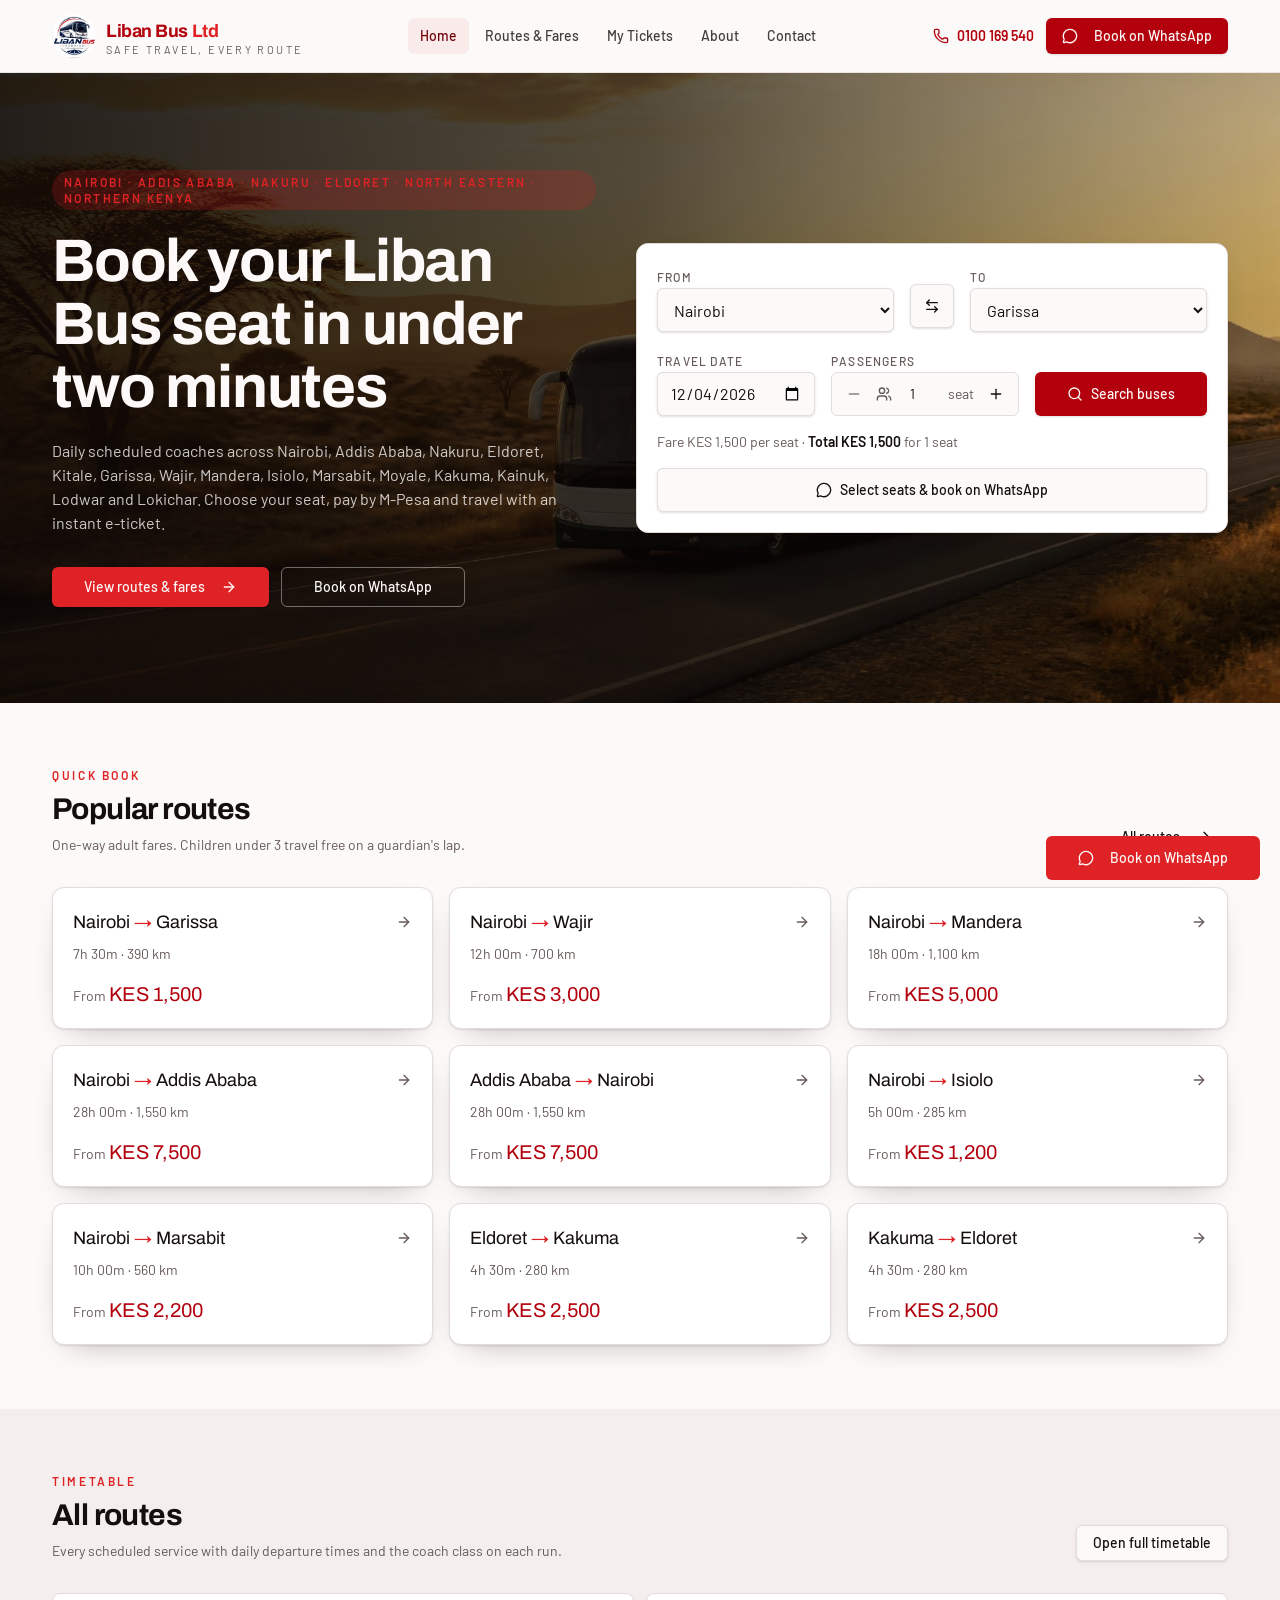
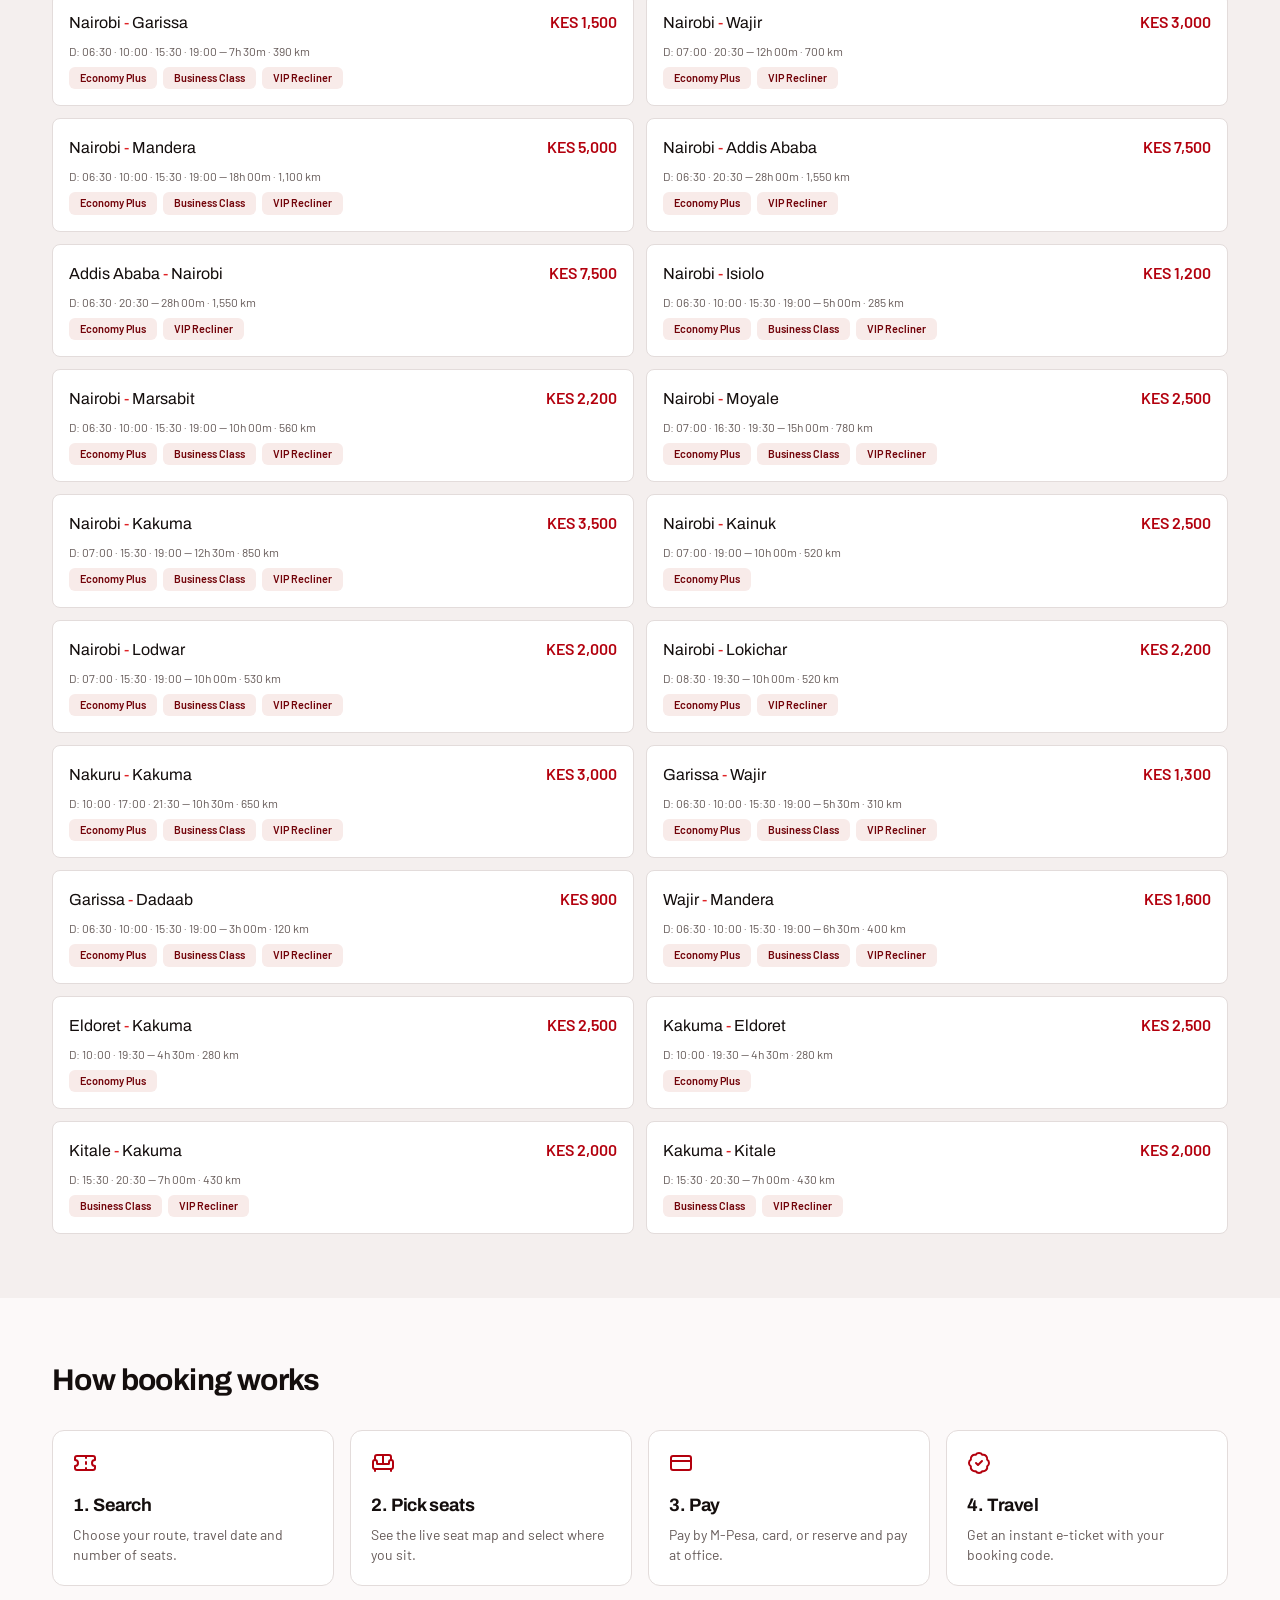
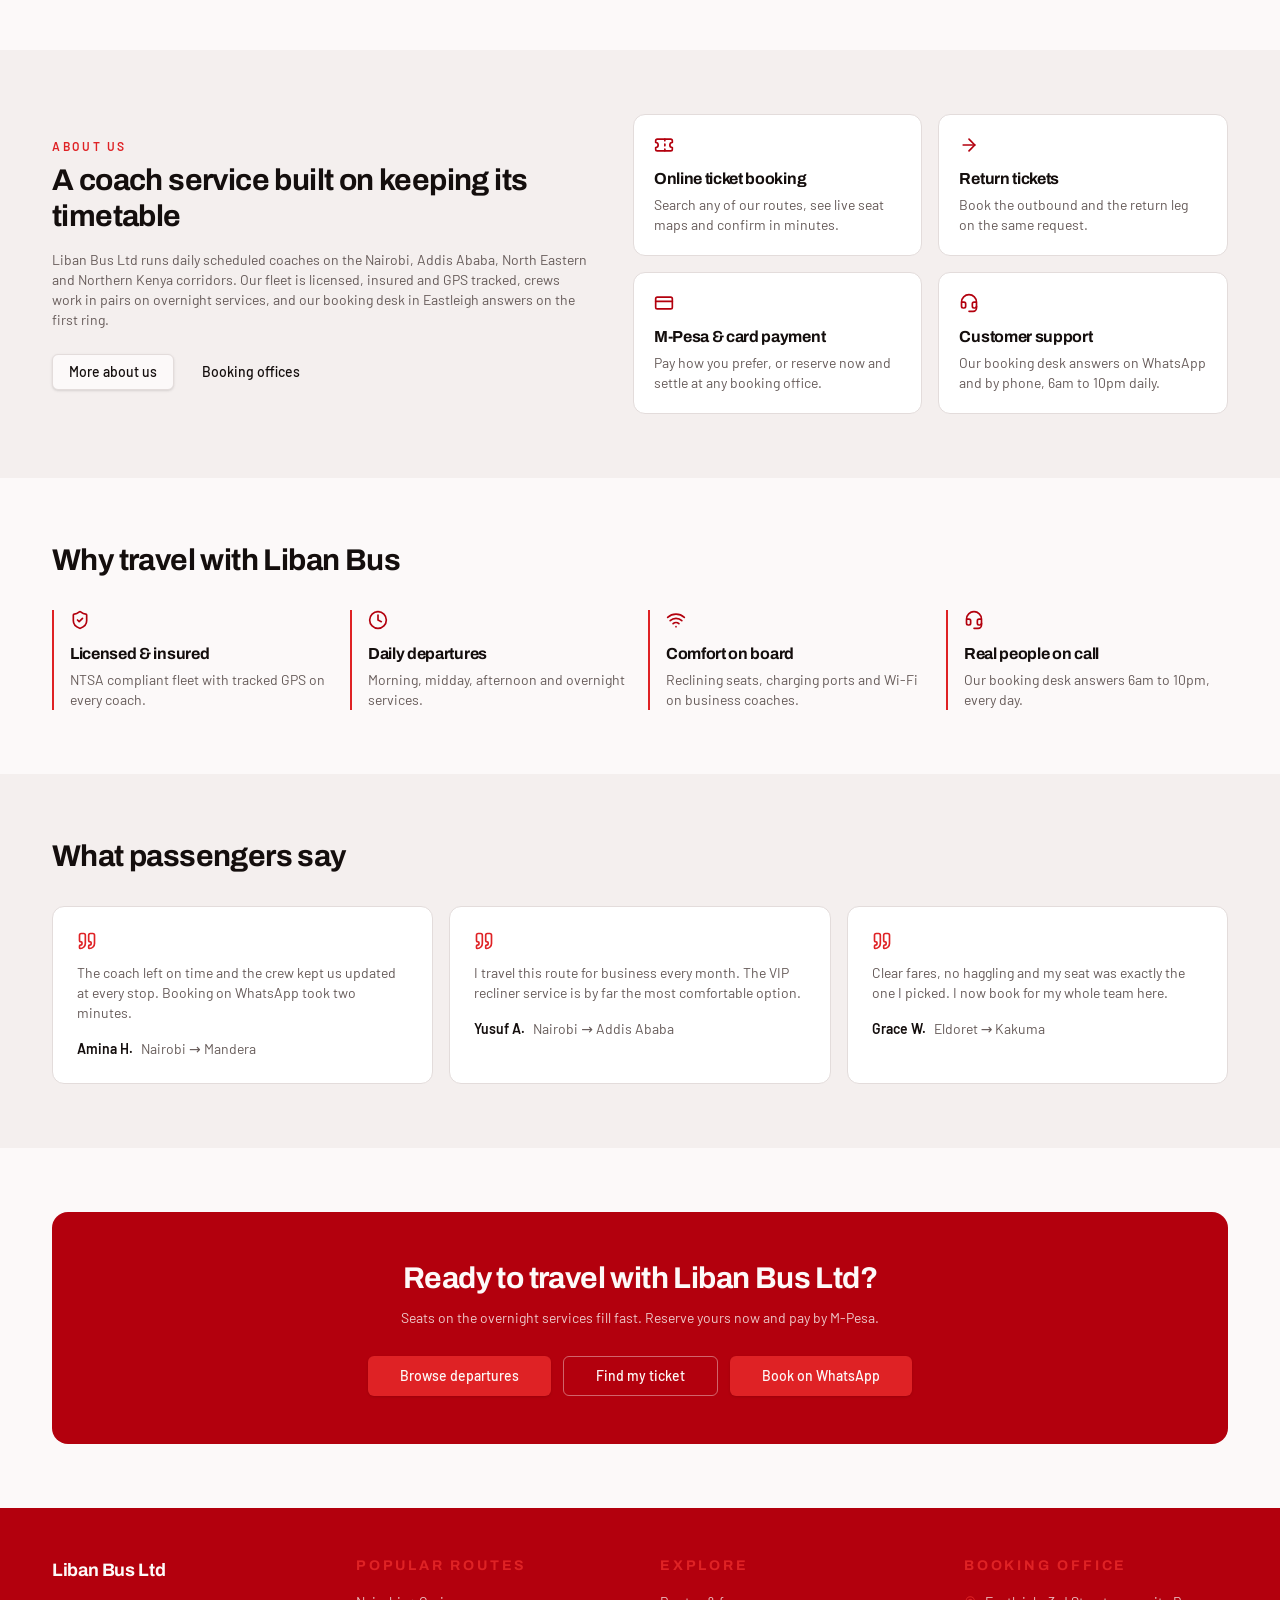
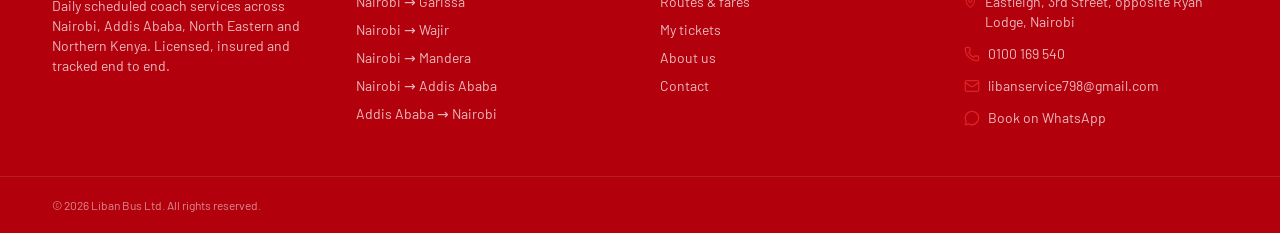
<file: index.html>
<!DOCTYPE html>
<html lang="en">
<head>
<meta charset="utf-8">
<meta name="viewport" content="width=device-width, initial-scale=1">
<title>Liban Bus Ltd — Book Bus Tickets Online in Kenya &amp; Ethiopia</title>
<meta name="description" content="Book Liban Bus Ltd tickets online. Daily coaches across Nairobi, Addis Ababa, Nakuru, Eldoret, Kitale, Garissa, Wajir, Mandera, Isiolo, Marsabit, Moyale, Kakuma, Kainuk, Lodwar and Lokichar. Pick your seat and pay by M-Pesa.">
<meta name="author" content="Liban Bus Ltd">
<meta property="og:site_name" content="Liban Bus Ltd">
<meta property="og:type" content="website">
<meta property="og:title" content="Liban Bus Ltd — Book Bus Tickets Online in Kenya &amp; Ethiopia">
<meta property="og:description" content="Book Liban Bus Ltd tickets online. Daily coaches across Nairobi, Addis Ababa, Nakuru, Eldoret, Kitale, Garissa, Wajir, Mandera, Isiolo, Marsabit, Moyale, Kakuma, Kainuk, Lodwar and Lokichar. Pick your seat and pay by M-Pesa.">
<meta property="og:url" content="https://libanbusbooking.com/">
<meta property="og:image" content="https://libanbusbooking.com/images/hero-bus.jpg">
<meta name="twitter:card" content="summary_large_image">
<link rel="canonical" href="https://libanbusbooking.com/">
<link rel="icon" type="image/png" href="images/favicon.png">
<link rel="apple-touch-icon" href="images/apple-touch-icon.png">
<link rel="preconnect" href="https://fonts.googleapis.com">
<link rel="preconnect" href="https://fonts.gstatic.com" crossorigin>
<link rel="stylesheet" href="https://fonts.googleapis.com/css2?family=Archivo:wght@600;700;800&family=Barlow:wght@400;500;600;700&display=swap">
<link rel="stylesheet" href="css/styles.css">
<link rel="stylesheet" href="css/extra.css">
<script type="application/ld+json">{"@context":"https://schema.org","@graph":[{"@type":"Organization","@id":"https://libanbusbooking.com/#organization","name":"Liban Bus Ltd","url":"https://libanbusbooking.com/","logo":"https://libanbusbooking.com/images/logo-512.png","telephone":"+254100169540","email":"libanservice798@gmail.com","address":{"@type":"PostalAddress","streetAddress":"3rd Street, Eastleigh, opposite Ryan Lodge","addressLocality":"Nairobi","addressCountry":"KE"}}]}</script>

</head>
<body>
<div class="flex min-h-screen flex-col">
<header class="sticky top-0 z-40 border-b border-border/70 bg-background/95 backdrop-blur"><div class="container-page flex h-[72px] items-center justify-between gap-4"><a class="flex items-center gap-2.5" href="index.html"><img src="images/logo.jpg" alt="Liban Bus Ltd logo" width="44" height="44" class="h-11 w-11 rounded-full object-cover"><span class="leading-none"><span class="block font-display text-lg font-bold tracking-tight text-primary">Liban Bus <span class="text-accent">Ltd</span></span><span class="block text-[0.68rem] uppercase tracking-[0.22em] text-muted-foreground">Safe travel, every route</span></span></a><nav class="hidden items-center gap-1 lg:flex"><a class="rounded-md px-3 py-2 text-sm font-medium text-foreground/80 transition-colors hover:bg-secondary hover:text-secondary-foreground bg-secondary text-secondary-foreground" href="index.html">Home</a><a class="rounded-md px-3 py-2 text-sm font-medium text-foreground/80 transition-colors hover:bg-secondary hover:text-secondary-foreground" href="routes.html">Routes &amp; Fares</a><a class="rounded-md px-3 py-2 text-sm font-medium text-foreground/80 transition-colors hover:bg-secondary hover:text-secondary-foreground" href="bookings.html">My Tickets</a><a class="rounded-md px-3 py-2 text-sm font-medium text-foreground/80 transition-colors hover:bg-secondary hover:text-secondary-foreground" href="about.html">About</a><a class="rounded-md px-3 py-2 text-sm font-medium text-foreground/80 transition-colors hover:bg-secondary hover:text-secondary-foreground" href="contact.html">Contact</a></nav><div class="hidden items-center gap-3 lg:flex"><a href="tel:+254100169540" class="flex items-center gap-2 text-sm font-semibold text-primary hover:underline"><svg xmlns="http://www.w3.org/2000/svg" width="24" height="24" viewBox="0 0 24 24" fill="none" stroke="currentColor" stroke-width="2" stroke-linecap="round" stroke-linejoin="round" class="lucide h-4 w-4" aria-hidden="true"><path d="M13.832 16.568a1 1 0 0 0 1.213-.303l.355-.465A2 2 0 0 1 17 15h3a2 2 0 0 1 2 2v3a2 2 0 0 1-2 2A18 18 0 0 1 2 4a2 2 0 0 1 2-2h3a2 2 0 0 1 2 2v3a2 2 0 0 1-.8 1.6l-.468.351a1 1 0 0 0-.292 1.233 14 14 0 0 0 6.392 6.384"></path></svg>0100 169 540</a><a class="inline-flex items-center justify-center gap-2 whitespace-nowrap rounded-md text-sm font-medium cursor-pointer transition-colors focus-visible:outline-none focus-visible:ring-1 focus-visible:ring-ring [&_svg]:pointer-events-none [&_svg]:size-4 [&_svg]:shrink-0 bg-primary text-primary-foreground shadow hover:bg-primary/90 h-9 px-4 py-2" href="https://wa.me/254100169540?text=Hello%20Liban%20Bus%2C%20I%20would%20like%20to%20book%20a%20ticket." target="_blank" rel="noopener" data-wa><svg xmlns="http://www.w3.org/2000/svg" width="24" height="24" viewBox="0 0 24 24" fill="none" stroke="currentColor" stroke-width="2" stroke-linecap="round" stroke-linejoin="round" class="lucide mr-2 h-4 w-4" aria-hidden="true"><path d="M2.992 16.342a2 2 0 0 1 .094 1.167l-1.065 3.29a1 1 0 0 0 1.236 1.168l3.413-.998a2 2 0 0 1 1.099.092 10 10 0 1 0-4.777-4.719"></path></svg>Book on WhatsApp</a></div><button type="button" id="menu-toggle" aria-label="Open menu" aria-expanded="false" class="inline-flex h-10 w-10 items-center justify-center rounded-md border border-border lg:hidden"><svg xmlns="http://www.w3.org/2000/svg" width="24" height="24" viewBox="0 0 24 24" fill="none" stroke="currentColor" stroke-width="2" stroke-linecap="round" stroke-linejoin="round" class="lucide h-5 w-5" aria-hidden="true"><path d="M4 5h16"></path><path d="M4 12h16"></path><path d="M4 19h16"></path></svg></button></div><nav id="mobile-menu" class="hidden border-t border-border bg-background lg:hidden"><div class="container-page py-3"><a class="block rounded-md px-3 py-3 text-base font-medium hover:bg-secondary" href="index.html">Home</a><a class="block rounded-md px-3 py-3 text-base font-medium hover:bg-secondary" href="routes.html">Routes &amp; Fares</a><a class="block rounded-md px-3 py-3 text-base font-medium hover:bg-secondary" href="bookings.html">My Tickets</a><a class="block rounded-md px-3 py-3 text-base font-medium hover:bg-secondary" href="about.html">About</a><a class="block rounded-md px-3 py-3 text-base font-medium hover:bg-secondary" href="contact.html">Contact</a><a class="mt-2 block rounded-md bg-primary px-3 py-3 text-center text-base font-medium text-primary-foreground" href="https://wa.me/254100169540?text=Hello%20Liban%20Bus%2C%20I%20would%20like%20to%20book%20a%20ticket." target="_blank" rel="noopener">Book on WhatsApp</a></div></nav></header>
<main class="flex-1">
<section class="relative isolate overflow-hidden" id="top"><img src="images/hero-bus.jpg" alt="Liban Bus Ltd coach on a northern Kenya highway at sunset" width="1920" height="1088" class="absolute inset-0 h-full w-full object-cover"><div class="absolute inset-0 bg-gradient-to-r from-ink/90 via-ink/70 to-ink/25"></div><div class="container-page relative grid gap-10 py-16 lg:grid-cols-[1.05fr_1fr] lg:items-center lg:py-24"><div class="text-primary-foreground"><span class="inline-flex items-center gap-2 rounded-full bg-accent/20 px-3 py-1 text-xs font-semibold uppercase tracking-[0.2em] text-accent">Nairobi · Addis Ababa · Nakuru · Eldoret · North Eastern · Northern Kenya</span><h1 class="mt-5 max-w-xl text-balance-tight text-4xl leading-[1.05] sm:text-5xl lg:text-6xl">Book your Liban Bus seat in under two minutes</h1><p class="mt-5 max-w-lg text-base text-primary-foreground/80">Daily scheduled coaches across Nairobi, Addis Ababa, Nakuru, Eldoret, Kitale, Garissa, Wajir, Mandera, Isiolo, Marsabit, Moyale, Kakuma, Kainuk, Lodwar and Lokichar. Choose your seat, pay by M-Pesa and travel with an instant e-ticket.</p><div class="mt-8 flex flex-wrap gap-3"><a class="inline-flex items-center justify-center gap-2 whitespace-nowrap text-sm font-medium cursor-pointer transition-colors focus-visible:outline-none focus-visible:ring-1 focus-visible:ring-ring disabled:pointer-events-none disabled:opacity-50 disabled:cursor-not-allowed [&amp;_svg]:pointer-events-none [&amp;_svg]:size-4 [&amp;_svg]:shrink-0 bg-accent text-accent-foreground shadow hover:bg-accent/90 h-10 rounded-md px-8" href="routes.html">View routes &amp; fares<svg xmlns="http://www.w3.org/2000/svg" width="24" height="24" viewBox="0 0 24 24" fill="none" stroke="currentColor" stroke-width="2" stroke-linecap="round" stroke-linejoin="round" class="lucide lucide-arrow-right ml-2 h-4 w-4" aria-hidden="true"><path d="M5 12h14"></path><path d="m12 5 7 7-7 7"></path></svg></a><a class="inline-flex items-center justify-center gap-2 whitespace-nowrap text-sm font-medium cursor-pointer transition-colors focus-visible:outline-none focus-visible:ring-1 focus-visible:ring-ring disabled:pointer-events-none disabled:opacity-50 disabled:cursor-not-allowed [&amp;_svg]:pointer-events-none [&amp;_svg]:size-4 [&amp;_svg]:shrink-0 border border-primary-foreground/40 bg-transparent text-primary-foreground hover:bg-primary-foreground/10 h-10 rounded-md px-8" href="https://wa.me/254100169540?text=Hello%20Liban%20Bus%2C%20I%20would%20like%20to%20book%20a%20ticket." target="_blank" rel="noopener">Book on WhatsApp</a></div></div><div><form id="search-form" class="rounded-xl border border-border bg-card p-4 shadow-card sm:p-5" action="routes.html#results" method="get"><div class="grid gap-4 md:grid-cols-[1fr_auto_1fr]"><div class="space-y-1.5"><label class="font-medium text-xs uppercase tracking-widest text-muted-foreground" for="from">From</label><select id="from" name="from" class="flex w-full items-center rounded-md border border-input bg-background px-3 py-2 text-sm shadow-sm h-11 focus:outline-none focus:ring-1 focus:ring-ring"></select></div><div class="flex items-end justify-center pb-1"><button class="inline-flex items-center justify-center gap-2 whitespace-nowrap rounded-md text-sm font-medium cursor-pointer transition-colors border border-input bg-background shadow-sm hover:bg-accent hover:text-accent-foreground h-11 w-11" type="button" id="swap" aria-label="Swap towns"><svg xmlns="http://www.w3.org/2000/svg" width="24" height="24" viewBox="0 0 24 24" fill="none" stroke="currentColor" stroke-width="2" stroke-linecap="round" stroke-linejoin="round" class="lucide h-4 w-4" aria-hidden="true"><path d="M8 3 4 7l4 4"></path><path d="M4 7h16"></path><path d="m16 21 4-4-4-4"></path><path d="M20 17H4"></path></svg></button></div><div class="space-y-1.5"><label class="font-medium text-xs uppercase tracking-widest text-muted-foreground" for="to">To</label><select id="to" name="to" class="flex w-full items-center rounded-md border border-input bg-background px-3 py-2 text-sm shadow-sm h-11 focus:outline-none focus:ring-1 focus:ring-ring"></select></div></div><div class="mt-4 grid gap-4 sm:grid-cols-[1fr_1fr_auto]"><div class="space-y-1.5"><label class="font-medium text-xs uppercase tracking-widest text-muted-foreground" for="date">Travel date</label><input id="date" name="date" type="date" class="flex w-full items-center rounded-md border border-input bg-background px-3 py-2 text-sm shadow-sm h-11 focus:outline-none focus:ring-1 focus:ring-ring" required></div><div class="space-y-1.5"><label class="font-medium text-xs uppercase tracking-widest text-muted-foreground" for="passenger-count">Passengers</label><div class="flex h-11 items-center rounded-md border border-input bg-background"><button class="inline-flex items-center justify-center rounded-md text-sm font-medium cursor-pointer transition-colors hover:bg-accent hover:text-accent-foreground h-11 w-11 shrink-0 disabled:opacity-50" type="button" id="pax-minus" aria-label="Remove a passenger"><svg xmlns="http://www.w3.org/2000/svg" width="24" height="24" viewBox="0 0 24 24" fill="none" stroke="currentColor" stroke-width="2" stroke-linecap="round" stroke-linejoin="round" class="lucide h-4 w-4" aria-hidden="true"><path d="M5 12h14"></path></svg></button><div class="flex flex-1 items-center justify-center gap-2"><svg xmlns="http://www.w3.org/2000/svg" width="24" height="24" viewBox="0 0 24 24" fill="none" stroke="currentColor" stroke-width="2" stroke-linecap="round" stroke-linejoin="round" class="lucide h-4 w-4 text-muted-foreground" aria-hidden="true"><path d="M16 21v-2a4 4 0 0 0-4-4H6a4 4 0 0 0-4 4v2"></path><path d="M16 3.128a4 4 0 0 1 0 7.744"></path><path d="M22 21v-2a4 4 0 0 0-3-3.87"></path><circle cx="9" cy="7" r="4"></circle></svg><input id="passenger-count" name="passengers" type="number" inputmode="numeric" min="1" max="10" class="w-10 bg-transparent text-center text-sm outline-none" value="1"><span class="text-sm text-muted-foreground" id="pax-label">seat</span></div><button class="inline-flex items-center justify-center rounded-md text-sm font-medium cursor-pointer transition-colors hover:bg-accent hover:text-accent-foreground h-11 w-11 shrink-0 disabled:opacity-50" type="button" id="pax-plus" aria-label="Add a passenger"><svg xmlns="http://www.w3.org/2000/svg" width="24" height="24" viewBox="0 0 24 24" fill="none" stroke="currentColor" stroke-width="2" stroke-linecap="round" stroke-linejoin="round" class="lucide h-4 w-4" aria-hidden="true"><path d="M5 12h14"></path><path d="M12 5v14"></path></svg></button></div></div><div class="flex items-end"><button class="inline-flex items-center justify-center gap-2 whitespace-nowrap text-sm font-medium cursor-pointer transition-colors bg-primary text-primary-foreground shadow hover:bg-primary/90 rounded-md px-8 h-11 w-full sm:w-auto" type="submit"><svg xmlns="http://www.w3.org/2000/svg" width="24" height="24" viewBox="0 0 24 24" fill="none" stroke="currentColor" stroke-width="2" stroke-linecap="round" stroke-linejoin="round" class="lucide h-4 w-4" aria-hidden="true"><path d="m21 21-4.34-4.34"></path><circle cx="11" cy="11" r="8"></circle></svg>Search buses</button></div></div><p class="mt-4 text-sm text-muted-foreground">Fare <span id="fare-one">KES 1,500</span> per seat · <span class="font-semibold text-foreground">Total <span id="fare-total">KES 1,500</span></span> for <span id="pax-n">1</span> <span id="pax-word">seat</span></p><a id="form-wa" class="inline-flex items-center justify-center gap-2 whitespace-nowrap text-sm font-medium cursor-pointer transition-colors border border-input bg-background shadow-sm hover:bg-accent hover:text-accent-foreground rounded-md px-8 mt-4 h-11 w-full" href="#" target="_blank" rel="noopener"><svg xmlns="http://www.w3.org/2000/svg" width="24" height="24" viewBox="0 0 24 24" fill="none" stroke="currentColor" stroke-width="2" stroke-linecap="round" stroke-linejoin="round" class="lucide h-4 w-4" aria-hidden="true"><path d="M2.992 16.342a2 2 0 0 1 .094 1.167l-1.065 3.29a1 1 0 0 0 1.236 1.168l3.413-.998a2 2 0 0 1 1.099.092 10 10 0 1 0-4.777-4.719"></path></svg>Select seats &amp; book on WhatsApp</a></form></div></div></section><section id="popular-routes" class="container-page py-16"><div class="flex flex-wrap items-end justify-between gap-4"><div><p class="text-xs font-semibold uppercase tracking-[0.22em] text-accent">Quick book</p><h2 class="mt-2 text-3xl">Popular routes</h2><p class="mt-2 text-sm text-muted-foreground">One-way adult fares. Children under 3 travel free on a guardian's lap.</p></div><a class="inline-flex items-center justify-center gap-2 whitespace-nowrap rounded-md text-sm font-medium cursor-pointer transition-colors focus-visible:outline-none focus-visible:ring-1 focus-visible:ring-ring disabled:pointer-events-none disabled:opacity-50 disabled:cursor-not-allowed [&amp;_svg]:pointer-events-none [&amp;_svg]:size-4 [&amp;_svg]:shrink-0 hover:bg-accent hover:text-accent-foreground h-9 px-4 py-2" href="routes.html">All routes<svg xmlns="http://www.w3.org/2000/svg" width="24" height="24" viewBox="0 0 24 24" fill="none" stroke="currentColor" stroke-width="2" stroke-linecap="round" stroke-linejoin="round" class="lucide lucide-arrow-right ml-2 h-4 w-4" aria-hidden="true"><path d="M5 12h14"></path><path d="m12 5 7 7-7 7"></path></svg></a></div><div class="mt-8 grid gap-4 sm:grid-cols-2 lg:grid-cols-3"><a class="group rounded-xl border border-border bg-card p-5 shadow-card transition-all hover:-translate-y-0.5 hover:shadow-lift" href="routes.html?from=Nairobi&amp;to=Garissa#results"><div class="flex items-center justify-between"><span class="font-display text-lg">Nairobi <span class="text-accent">→</span> Garissa</span><svg xmlns="http://www.w3.org/2000/svg" width="24" height="24" viewBox="0 0 24 24" fill="none" stroke="currentColor" stroke-width="2" stroke-linecap="round" stroke-linejoin="round" class="lucide lucide-arrow-right h-4 w-4 text-muted-foreground transition-transform group-hover:translate-x-1" aria-hidden="true"><path d="M5 12h14"></path><path d="m12 5 7 7-7 7"></path></svg></div><p class="mt-2 text-sm text-muted-foreground">7h 30m · 390 km</p><p class="mt-4 text-sm"><span class="text-muted-foreground">From </span><span class="font-display text-xl text-primary">KES 1,500</span></p></a><a class="group rounded-xl border border-border bg-card p-5 shadow-card transition-all hover:-translate-y-0.5 hover:shadow-lift" href="routes.html?from=Nairobi&amp;to=Wajir#results"><div class="flex items-center justify-between"><span class="font-display text-lg">Nairobi <span class="text-accent">→</span> Wajir</span><svg xmlns="http://www.w3.org/2000/svg" width="24" height="24" viewBox="0 0 24 24" fill="none" stroke="currentColor" stroke-width="2" stroke-linecap="round" stroke-linejoin="round" class="lucide lucide-arrow-right h-4 w-4 text-muted-foreground transition-transform group-hover:translate-x-1" aria-hidden="true"><path d="M5 12h14"></path><path d="m12 5 7 7-7 7"></path></svg></div><p class="mt-2 text-sm text-muted-foreground">12h 00m · 700 km</p><p class="mt-4 text-sm"><span class="text-muted-foreground">From </span><span class="font-display text-xl text-primary">KES 3,000</span></p></a><a class="group rounded-xl border border-border bg-card p-5 shadow-card transition-all hover:-translate-y-0.5 hover:shadow-lift" href="routes.html?from=Nairobi&amp;to=Mandera#results"><div class="flex items-center justify-between"><span class="font-display text-lg">Nairobi <span class="text-accent">→</span> Mandera</span><svg xmlns="http://www.w3.org/2000/svg" width="24" height="24" viewBox="0 0 24 24" fill="none" stroke="currentColor" stroke-width="2" stroke-linecap="round" stroke-linejoin="round" class="lucide lucide-arrow-right h-4 w-4 text-muted-foreground transition-transform group-hover:translate-x-1" aria-hidden="true"><path d="M5 12h14"></path><path d="m12 5 7 7-7 7"></path></svg></div><p class="mt-2 text-sm text-muted-foreground">18h 00m · 1,100 km</p><p class="mt-4 text-sm"><span class="text-muted-foreground">From </span><span class="font-display text-xl text-primary">KES 5,000</span></p></a><a class="group rounded-xl border border-border bg-card p-5 shadow-card transition-all hover:-translate-y-0.5 hover:shadow-lift" href="routes.html?from=Nairobi&amp;to=Addis+Ababa#results"><div class="flex items-center justify-between"><span class="font-display text-lg">Nairobi <span class="text-accent">→</span> Addis Ababa</span><svg xmlns="http://www.w3.org/2000/svg" width="24" height="24" viewBox="0 0 24 24" fill="none" stroke="currentColor" stroke-width="2" stroke-linecap="round" stroke-linejoin="round" class="lucide lucide-arrow-right h-4 w-4 text-muted-foreground transition-transform group-hover:translate-x-1" aria-hidden="true"><path d="M5 12h14"></path><path d="m12 5 7 7-7 7"></path></svg></div><p class="mt-2 text-sm text-muted-foreground">28h 00m · 1,550 km</p><p class="mt-4 text-sm"><span class="text-muted-foreground">From </span><span class="font-display text-xl text-primary">KES 7,500</span></p></a><a class="group rounded-xl border border-border bg-card p-5 shadow-card transition-all hover:-translate-y-0.5 hover:shadow-lift" href="routes.html?from=Addis+Ababa&amp;to=Nairobi#results"><div class="flex items-center justify-between"><span class="font-display text-lg">Addis Ababa <span class="text-accent">→</span> Nairobi</span><svg xmlns="http://www.w3.org/2000/svg" width="24" height="24" viewBox="0 0 24 24" fill="none" stroke="currentColor" stroke-width="2" stroke-linecap="round" stroke-linejoin="round" class="lucide lucide-arrow-right h-4 w-4 text-muted-foreground transition-transform group-hover:translate-x-1" aria-hidden="true"><path d="M5 12h14"></path><path d="m12 5 7 7-7 7"></path></svg></div><p class="mt-2 text-sm text-muted-foreground">28h 00m · 1,550 km</p><p class="mt-4 text-sm"><span class="text-muted-foreground">From </span><span class="font-display text-xl text-primary">KES 7,500</span></p></a><a class="group rounded-xl border border-border bg-card p-5 shadow-card transition-all hover:-translate-y-0.5 hover:shadow-lift" href="routes.html?from=Nairobi&amp;to=Isiolo#results"><div class="flex items-center justify-between"><span class="font-display text-lg">Nairobi <span class="text-accent">→</span> Isiolo</span><svg xmlns="http://www.w3.org/2000/svg" width="24" height="24" viewBox="0 0 24 24" fill="none" stroke="currentColor" stroke-width="2" stroke-linecap="round" stroke-linejoin="round" class="lucide lucide-arrow-right h-4 w-4 text-muted-foreground transition-transform group-hover:translate-x-1" aria-hidden="true"><path d="M5 12h14"></path><path d="m12 5 7 7-7 7"></path></svg></div><p class="mt-2 text-sm text-muted-foreground">5h 00m · 285 km</p><p class="mt-4 text-sm"><span class="text-muted-foreground">From </span><span class="font-display text-xl text-primary">KES 1,200</span></p></a><a class="group rounded-xl border border-border bg-card p-5 shadow-card transition-all hover:-translate-y-0.5 hover:shadow-lift" href="routes.html?from=Nairobi&amp;to=Marsabit#results"><div class="flex items-center justify-between"><span class="font-display text-lg">Nairobi <span class="text-accent">→</span> Marsabit</span><svg xmlns="http://www.w3.org/2000/svg" width="24" height="24" viewBox="0 0 24 24" fill="none" stroke="currentColor" stroke-width="2" stroke-linecap="round" stroke-linejoin="round" class="lucide lucide-arrow-right h-4 w-4 text-muted-foreground transition-transform group-hover:translate-x-1" aria-hidden="true"><path d="M5 12h14"></path><path d="m12 5 7 7-7 7"></path></svg></div><p class="mt-2 text-sm text-muted-foreground">10h 00m · 560 km</p><p class="mt-4 text-sm"><span class="text-muted-foreground">From </span><span class="font-display text-xl text-primary">KES 2,200</span></p></a><a class="group rounded-xl border border-border bg-card p-5 shadow-card transition-all hover:-translate-y-0.5 hover:shadow-lift" href="routes.html?from=Eldoret&amp;to=Kakuma#results"><div class="flex items-center justify-between"><span class="font-display text-lg">Eldoret <span class="text-accent">→</span> Kakuma</span><svg xmlns="http://www.w3.org/2000/svg" width="24" height="24" viewBox="0 0 24 24" fill="none" stroke="currentColor" stroke-width="2" stroke-linecap="round" stroke-linejoin="round" class="lucide lucide-arrow-right h-4 w-4 text-muted-foreground transition-transform group-hover:translate-x-1" aria-hidden="true"><path d="M5 12h14"></path><path d="m12 5 7 7-7 7"></path></svg></div><p class="mt-2 text-sm text-muted-foreground">4h 30m · 280 km</p><p class="mt-4 text-sm"><span class="text-muted-foreground">From </span><span class="font-display text-xl text-primary">KES 2,500</span></p></a><a class="group rounded-xl border border-border bg-card p-5 shadow-card transition-all hover:-translate-y-0.5 hover:shadow-lift" href="routes.html?from=Kakuma&amp;to=Eldoret#results"><div class="flex items-center justify-between"><span class="font-display text-lg">Kakuma <span class="text-accent">→</span> Eldoret</span><svg xmlns="http://www.w3.org/2000/svg" width="24" height="24" viewBox="0 0 24 24" fill="none" stroke="currentColor" stroke-width="2" stroke-linecap="round" stroke-linejoin="round" class="lucide lucide-arrow-right h-4 w-4 text-muted-foreground transition-transform group-hover:translate-x-1" aria-hidden="true"><path d="M5 12h14"></path><path d="m12 5 7 7-7 7"></path></svg></div><p class="mt-2 text-sm text-muted-foreground">4h 30m · 280 km</p><p class="mt-4 text-sm"><span class="text-muted-foreground">From </span><span class="font-display text-xl text-primary">KES 2,500</span></p></a></div></section><section id="all-routes" class="bg-sand py-16"><div class="container-page"><div class="flex flex-wrap items-end justify-between gap-4"><div><p class="text-xs font-semibold uppercase tracking-[0.22em] text-accent">Timetable</p><h2 class="mt-2 text-3xl">All routes</h2><p class="mt-2 text-sm text-muted-foreground">Every scheduled service with daily departure times and the coach class on each run.</p></div><a class="inline-flex items-center justify-center gap-2 whitespace-nowrap rounded-md text-sm font-medium cursor-pointer transition-colors focus-visible:outline-none focus-visible:ring-1 focus-visible:ring-ring disabled:pointer-events-none disabled:opacity-50 disabled:cursor-not-allowed [&amp;_svg]:pointer-events-none [&amp;_svg]:size-4 [&amp;_svg]:shrink-0 border border-input bg-background shadow-sm hover:bg-accent hover:text-accent-foreground h-9 px-4 py-2" href="routes.html">Open full timetable</a></div><div class="mt-8 grid gap-3 md:grid-cols-2"><a class="flex flex-col gap-2 rounded-lg border border-border bg-card p-4 transition-colors hover:border-accent" href="routes.html?from=Nairobi&amp;to=Garissa#results"><div class="flex items-baseline justify-between gap-3"><span class="font-display text-base">Nairobi <span class="text-accent">-</span> Garissa</span><span class="font-semibold text-primary">KES 1,500</span></div><p class="text-xs text-muted-foreground">D: 06:30 · 10:00 · 15:30 · 19:00 — 7h 30m · 390 km</p><div class="flex flex-wrap gap-1.5"><div class="inline-flex items-center rounded-md border px-2.5 py-0.5 font-semibold transition-colors focus:outline-none focus:ring-2 focus:ring-ring focus:ring-offset-2 border-transparent bg-secondary text-secondary-foreground hover:bg-secondary/80 text-[0.68rem]">Economy Plus</div><div class="inline-flex items-center rounded-md border px-2.5 py-0.5 font-semibold transition-colors focus:outline-none focus:ring-2 focus:ring-ring focus:ring-offset-2 border-transparent bg-secondary text-secondary-foreground hover:bg-secondary/80 text-[0.68rem]">Business Class</div><div class="inline-flex items-center rounded-md border px-2.5 py-0.5 font-semibold transition-colors focus:outline-none focus:ring-2 focus:ring-ring focus:ring-offset-2 border-transparent bg-secondary text-secondary-foreground hover:bg-secondary/80 text-[0.68rem]">VIP Recliner</div></div></a><a class="flex flex-col gap-2 rounded-lg border border-border bg-card p-4 transition-colors hover:border-accent" href="routes.html?from=Nairobi&amp;to=Wajir#results"><div class="flex items-baseline justify-between gap-3"><span class="font-display text-base">Nairobi <span class="text-accent">-</span> Wajir</span><span class="font-semibold text-primary">KES 3,000</span></div><p class="text-xs text-muted-foreground">D: 07:00 · 20:30 — 12h 00m · 700 km</p><div class="flex flex-wrap gap-1.5"><div class="inline-flex items-center rounded-md border px-2.5 py-0.5 font-semibold transition-colors focus:outline-none focus:ring-2 focus:ring-ring focus:ring-offset-2 border-transparent bg-secondary text-secondary-foreground hover:bg-secondary/80 text-[0.68rem]">Economy Plus</div><div class="inline-flex items-center rounded-md border px-2.5 py-0.5 font-semibold transition-colors focus:outline-none focus:ring-2 focus:ring-ring focus:ring-offset-2 border-transparent bg-secondary text-secondary-foreground hover:bg-secondary/80 text-[0.68rem]">VIP Recliner</div></div></a><a class="flex flex-col gap-2 rounded-lg border border-border bg-card p-4 transition-colors hover:border-accent" href="routes.html?from=Nairobi&amp;to=Mandera#results"><div class="flex items-baseline justify-between gap-3"><span class="font-display text-base">Nairobi <span class="text-accent">-</span> Mandera</span><span class="font-semibold text-primary">KES 5,000</span></div><p class="text-xs text-muted-foreground">D: 06:30 · 10:00 · 15:30 · 19:00 — 18h 00m · 1,100 km</p><div class="flex flex-wrap gap-1.5"><div class="inline-flex items-center rounded-md border px-2.5 py-0.5 font-semibold transition-colors focus:outline-none focus:ring-2 focus:ring-ring focus:ring-offset-2 border-transparent bg-secondary text-secondary-foreground hover:bg-secondary/80 text-[0.68rem]">Economy Plus</div><div class="inline-flex items-center rounded-md border px-2.5 py-0.5 font-semibold transition-colors focus:outline-none focus:ring-2 focus:ring-ring focus:ring-offset-2 border-transparent bg-secondary text-secondary-foreground hover:bg-secondary/80 text-[0.68rem]">Business Class</div><div class="inline-flex items-center rounded-md border px-2.5 py-0.5 font-semibold transition-colors focus:outline-none focus:ring-2 focus:ring-ring focus:ring-offset-2 border-transparent bg-secondary text-secondary-foreground hover:bg-secondary/80 text-[0.68rem]">VIP Recliner</div></div></a><a class="flex flex-col gap-2 rounded-lg border border-border bg-card p-4 transition-colors hover:border-accent" href="routes.html?from=Nairobi&amp;to=Addis+Ababa#results"><div class="flex items-baseline justify-between gap-3"><span class="font-display text-base">Nairobi <span class="text-accent">-</span> Addis Ababa</span><span class="font-semibold text-primary">KES 7,500</span></div><p class="text-xs text-muted-foreground">D: 06:30 · 20:30 — 28h 00m · 1,550 km</p><div class="flex flex-wrap gap-1.5"><div class="inline-flex items-center rounded-md border px-2.5 py-0.5 font-semibold transition-colors focus:outline-none focus:ring-2 focus:ring-ring focus:ring-offset-2 border-transparent bg-secondary text-secondary-foreground hover:bg-secondary/80 text-[0.68rem]">Economy Plus</div><div class="inline-flex items-center rounded-md border px-2.5 py-0.5 font-semibold transition-colors focus:outline-none focus:ring-2 focus:ring-ring focus:ring-offset-2 border-transparent bg-secondary text-secondary-foreground hover:bg-secondary/80 text-[0.68rem]">VIP Recliner</div></div></a><a class="flex flex-col gap-2 rounded-lg border border-border bg-card p-4 transition-colors hover:border-accent" href="routes.html?from=Addis+Ababa&amp;to=Nairobi#results"><div class="flex items-baseline justify-between gap-3"><span class="font-display text-base">Addis Ababa <span class="text-accent">-</span> Nairobi</span><span class="font-semibold text-primary">KES 7,500</span></div><p class="text-xs text-muted-foreground">D: 06:30 · 20:30 — 28h 00m · 1,550 km</p><div class="flex flex-wrap gap-1.5"><div class="inline-flex items-center rounded-md border px-2.5 py-0.5 font-semibold transition-colors focus:outline-none focus:ring-2 focus:ring-ring focus:ring-offset-2 border-transparent bg-secondary text-secondary-foreground hover:bg-secondary/80 text-[0.68rem]">Economy Plus</div><div class="inline-flex items-center rounded-md border px-2.5 py-0.5 font-semibold transition-colors focus:outline-none focus:ring-2 focus:ring-ring focus:ring-offset-2 border-transparent bg-secondary text-secondary-foreground hover:bg-secondary/80 text-[0.68rem]">VIP Recliner</div></div></a><a class="flex flex-col gap-2 rounded-lg border border-border bg-card p-4 transition-colors hover:border-accent" href="routes.html?from=Nairobi&amp;to=Isiolo#results"><div class="flex items-baseline justify-between gap-3"><span class="font-display text-base">Nairobi <span class="text-accent">-</span> Isiolo</span><span class="font-semibold text-primary">KES 1,200</span></div><p class="text-xs text-muted-foreground">D: 06:30 · 10:00 · 15:30 · 19:00 — 5h 00m · 285 km</p><div class="flex flex-wrap gap-1.5"><div class="inline-flex items-center rounded-md border px-2.5 py-0.5 font-semibold transition-colors focus:outline-none focus:ring-2 focus:ring-ring focus:ring-offset-2 border-transparent bg-secondary text-secondary-foreground hover:bg-secondary/80 text-[0.68rem]">Economy Plus</div><div class="inline-flex items-center rounded-md border px-2.5 py-0.5 font-semibold transition-colors focus:outline-none focus:ring-2 focus:ring-ring focus:ring-offset-2 border-transparent bg-secondary text-secondary-foreground hover:bg-secondary/80 text-[0.68rem]">Business Class</div><div class="inline-flex items-center rounded-md border px-2.5 py-0.5 font-semibold transition-colors focus:outline-none focus:ring-2 focus:ring-ring focus:ring-offset-2 border-transparent bg-secondary text-secondary-foreground hover:bg-secondary/80 text-[0.68rem]">VIP Recliner</div></div></a><a class="flex flex-col gap-2 rounded-lg border border-border bg-card p-4 transition-colors hover:border-accent" href="routes.html?from=Nairobi&amp;to=Marsabit#results"><div class="flex items-baseline justify-between gap-3"><span class="font-display text-base">Nairobi <span class="text-accent">-</span> Marsabit</span><span class="font-semibold text-primary">KES 2,200</span></div><p class="text-xs text-muted-foreground">D: 06:30 · 10:00 · 15:30 · 19:00 — 10h 00m · 560 km</p><div class="flex flex-wrap gap-1.5"><div class="inline-flex items-center rounded-md border px-2.5 py-0.5 font-semibold transition-colors focus:outline-none focus:ring-2 focus:ring-ring focus:ring-offset-2 border-transparent bg-secondary text-secondary-foreground hover:bg-secondary/80 text-[0.68rem]">Economy Plus</div><div class="inline-flex items-center rounded-md border px-2.5 py-0.5 font-semibold transition-colors focus:outline-none focus:ring-2 focus:ring-ring focus:ring-offset-2 border-transparent bg-secondary text-secondary-foreground hover:bg-secondary/80 text-[0.68rem]">Business Class</div><div class="inline-flex items-center rounded-md border px-2.5 py-0.5 font-semibold transition-colors focus:outline-none focus:ring-2 focus:ring-ring focus:ring-offset-2 border-transparent bg-secondary text-secondary-foreground hover:bg-secondary/80 text-[0.68rem]">VIP Recliner</div></div></a><a class="flex flex-col gap-2 rounded-lg border border-border bg-card p-4 transition-colors hover:border-accent" href="routes.html?from=Nairobi&amp;to=Moyale#results"><div class="flex items-baseline justify-between gap-3"><span class="font-display text-base">Nairobi <span class="text-accent">-</span> Moyale</span><span class="font-semibold text-primary">KES 2,500</span></div><p class="text-xs text-muted-foreground">D: 07:00 · 16:30 · 19:30 — 15h 00m · 780 km</p><div class="flex flex-wrap gap-1.5"><div class="inline-flex items-center rounded-md border px-2.5 py-0.5 font-semibold transition-colors focus:outline-none focus:ring-2 focus:ring-ring focus:ring-offset-2 border-transparent bg-secondary text-secondary-foreground hover:bg-secondary/80 text-[0.68rem]">Economy Plus</div><div class="inline-flex items-center rounded-md border px-2.5 py-0.5 font-semibold transition-colors focus:outline-none focus:ring-2 focus:ring-ring focus:ring-offset-2 border-transparent bg-secondary text-secondary-foreground hover:bg-secondary/80 text-[0.68rem]">Business Class</div><div class="inline-flex items-center rounded-md border px-2.5 py-0.5 font-semibold transition-colors focus:outline-none focus:ring-2 focus:ring-ring focus:ring-offset-2 border-transparent bg-secondary text-secondary-foreground hover:bg-secondary/80 text-[0.68rem]">VIP Recliner</div></div></a><a class="flex flex-col gap-2 rounded-lg border border-border bg-card p-4 transition-colors hover:border-accent" href="routes.html?from=Nairobi&amp;to=Kakuma#results"><div class="flex items-baseline justify-between gap-3"><span class="font-display text-base">Nairobi <span class="text-accent">-</span> Kakuma</span><span class="font-semibold text-primary">KES 3,500</span></div><p class="text-xs text-muted-foreground">D: 07:00 · 15:30 · 19:00 — 12h 30m · 850 km</p><div class="flex flex-wrap gap-1.5"><div class="inline-flex items-center rounded-md border px-2.5 py-0.5 font-semibold transition-colors focus:outline-none focus:ring-2 focus:ring-ring focus:ring-offset-2 border-transparent bg-secondary text-secondary-foreground hover:bg-secondary/80 text-[0.68rem]">Economy Plus</div><div class="inline-flex items-center rounded-md border px-2.5 py-0.5 font-semibold transition-colors focus:outline-none focus:ring-2 focus:ring-ring focus:ring-offset-2 border-transparent bg-secondary text-secondary-foreground hover:bg-secondary/80 text-[0.68rem]">Business Class</div><div class="inline-flex items-center rounded-md border px-2.5 py-0.5 font-semibold transition-colors focus:outline-none focus:ring-2 focus:ring-ring focus:ring-offset-2 border-transparent bg-secondary text-secondary-foreground hover:bg-secondary/80 text-[0.68rem]">VIP Recliner</div></div></a><a class="flex flex-col gap-2 rounded-lg border border-border bg-card p-4 transition-colors hover:border-accent" href="routes.html?from=Nairobi&amp;to=Kainuk#results"><div class="flex items-baseline justify-between gap-3"><span class="font-display text-base">Nairobi <span class="text-accent">-</span> Kainuk</span><span class="font-semibold text-primary">KES 2,500</span></div><p class="text-xs text-muted-foreground">D: 07:00 · 19:00 — 10h 00m · 520 km</p><div class="flex flex-wrap gap-1.5"><div class="inline-flex items-center rounded-md border px-2.5 py-0.5 font-semibold transition-colors focus:outline-none focus:ring-2 focus:ring-ring focus:ring-offset-2 border-transparent bg-secondary text-secondary-foreground hover:bg-secondary/80 text-[0.68rem]">Economy Plus</div></div></a><a class="flex flex-col gap-2 rounded-lg border border-border bg-card p-4 transition-colors hover:border-accent" href="routes.html?from=Nairobi&amp;to=Lodwar#results"><div class="flex items-baseline justify-between gap-3"><span class="font-display text-base">Nairobi <span class="text-accent">-</span> Lodwar</span><span class="font-semibold text-primary">KES 2,000</span></div><p class="text-xs text-muted-foreground">D: 07:00 · 15:30 · 19:00 — 10h 00m · 530 km</p><div class="flex flex-wrap gap-1.5"><div class="inline-flex items-center rounded-md border px-2.5 py-0.5 font-semibold transition-colors focus:outline-none focus:ring-2 focus:ring-ring focus:ring-offset-2 border-transparent bg-secondary text-secondary-foreground hover:bg-secondary/80 text-[0.68rem]">Economy Plus</div><div class="inline-flex items-center rounded-md border px-2.5 py-0.5 font-semibold transition-colors focus:outline-none focus:ring-2 focus:ring-ring focus:ring-offset-2 border-transparent bg-secondary text-secondary-foreground hover:bg-secondary/80 text-[0.68rem]">Business Class</div><div class="inline-flex items-center rounded-md border px-2.5 py-0.5 font-semibold transition-colors focus:outline-none focus:ring-2 focus:ring-ring focus:ring-offset-2 border-transparent bg-secondary text-secondary-foreground hover:bg-secondary/80 text-[0.68rem]">VIP Recliner</div></div></a><a class="flex flex-col gap-2 rounded-lg border border-border bg-card p-4 transition-colors hover:border-accent" href="routes.html?from=Nairobi&amp;to=Lokichar#results"><div class="flex items-baseline justify-between gap-3"><span class="font-display text-base">Nairobi <span class="text-accent">-</span> Lokichar</span><span class="font-semibold text-primary">KES 2,200</span></div><p class="text-xs text-muted-foreground">D: 08:30 · 19:30 — 10h 00m · 520 km</p><div class="flex flex-wrap gap-1.5"><div class="inline-flex items-center rounded-md border px-2.5 py-0.5 font-semibold transition-colors focus:outline-none focus:ring-2 focus:ring-ring focus:ring-offset-2 border-transparent bg-secondary text-secondary-foreground hover:bg-secondary/80 text-[0.68rem]">Economy Plus</div><div class="inline-flex items-center rounded-md border px-2.5 py-0.5 font-semibold transition-colors focus:outline-none focus:ring-2 focus:ring-ring focus:ring-offset-2 border-transparent bg-secondary text-secondary-foreground hover:bg-secondary/80 text-[0.68rem]">VIP Recliner</div></div></a><a class="flex flex-col gap-2 rounded-lg border border-border bg-card p-4 transition-colors hover:border-accent" href="routes.html?from=Nakuru&amp;to=Kakuma#results"><div class="flex items-baseline justify-between gap-3"><span class="font-display text-base">Nakuru <span class="text-accent">-</span> Kakuma</span><span class="font-semibold text-primary">KES 3,000</span></div><p class="text-xs text-muted-foreground">D: 10:00 · 17:00 · 21:30 — 10h 30m · 650 km</p><div class="flex flex-wrap gap-1.5"><div class="inline-flex items-center rounded-md border px-2.5 py-0.5 font-semibold transition-colors focus:outline-none focus:ring-2 focus:ring-ring focus:ring-offset-2 border-transparent bg-secondary text-secondary-foreground hover:bg-secondary/80 text-[0.68rem]">Economy Plus</div><div class="inline-flex items-center rounded-md border px-2.5 py-0.5 font-semibold transition-colors focus:outline-none focus:ring-2 focus:ring-ring focus:ring-offset-2 border-transparent bg-secondary text-secondary-foreground hover:bg-secondary/80 text-[0.68rem]">Business Class</div><div class="inline-flex items-center rounded-md border px-2.5 py-0.5 font-semibold transition-colors focus:outline-none focus:ring-2 focus:ring-ring focus:ring-offset-2 border-transparent bg-secondary text-secondary-foreground hover:bg-secondary/80 text-[0.68rem]">VIP Recliner</div></div></a><a class="flex flex-col gap-2 rounded-lg border border-border bg-card p-4 transition-colors hover:border-accent" href="routes.html?from=Garissa&amp;to=Wajir#results"><div class="flex items-baseline justify-between gap-3"><span class="font-display text-base">Garissa <span class="text-accent">-</span> Wajir</span><span class="font-semibold text-primary">KES 1,300</span></div><p class="text-xs text-muted-foreground">D: 06:30 · 10:00 · 15:30 · 19:00 — 5h 30m · 310 km</p><div class="flex flex-wrap gap-1.5"><div class="inline-flex items-center rounded-md border px-2.5 py-0.5 font-semibold transition-colors focus:outline-none focus:ring-2 focus:ring-ring focus:ring-offset-2 border-transparent bg-secondary text-secondary-foreground hover:bg-secondary/80 text-[0.68rem]">Economy Plus</div><div class="inline-flex items-center rounded-md border px-2.5 py-0.5 font-semibold transition-colors focus:outline-none focus:ring-2 focus:ring-ring focus:ring-offset-2 border-transparent bg-secondary text-secondary-foreground hover:bg-secondary/80 text-[0.68rem]">Business Class</div><div class="inline-flex items-center rounded-md border px-2.5 py-0.5 font-semibold transition-colors focus:outline-none focus:ring-2 focus:ring-ring focus:ring-offset-2 border-transparent bg-secondary text-secondary-foreground hover:bg-secondary/80 text-[0.68rem]">VIP Recliner</div></div></a><a class="flex flex-col gap-2 rounded-lg border border-border bg-card p-4 transition-colors hover:border-accent" href="routes.html?from=Garissa&amp;to=Dadaab#results"><div class="flex items-baseline justify-between gap-3"><span class="font-display text-base">Garissa <span class="text-accent">-</span> Dadaab</span><span class="font-semibold text-primary">KES 900</span></div><p class="text-xs text-muted-foreground">D: 06:30 · 10:00 · 15:30 · 19:00 — 3h 00m · 120 km</p><div class="flex flex-wrap gap-1.5"><div class="inline-flex items-center rounded-md border px-2.5 py-0.5 font-semibold transition-colors focus:outline-none focus:ring-2 focus:ring-ring focus:ring-offset-2 border-transparent bg-secondary text-secondary-foreground hover:bg-secondary/80 text-[0.68rem]">Economy Plus</div><div class="inline-flex items-center rounded-md border px-2.5 py-0.5 font-semibold transition-colors focus:outline-none focus:ring-2 focus:ring-ring focus:ring-offset-2 border-transparent bg-secondary text-secondary-foreground hover:bg-secondary/80 text-[0.68rem]">Business Class</div><div class="inline-flex items-center rounded-md border px-2.5 py-0.5 font-semibold transition-colors focus:outline-none focus:ring-2 focus:ring-ring focus:ring-offset-2 border-transparent bg-secondary text-secondary-foreground hover:bg-secondary/80 text-[0.68rem]">VIP Recliner</div></div></a><a class="flex flex-col gap-2 rounded-lg border border-border bg-card p-4 transition-colors hover:border-accent" href="routes.html?from=Wajir&amp;to=Mandera#results"><div class="flex items-baseline justify-between gap-3"><span class="font-display text-base">Wajir <span class="text-accent">-</span> Mandera</span><span class="font-semibold text-primary">KES 1,600</span></div><p class="text-xs text-muted-foreground">D: 06:30 · 10:00 · 15:30 · 19:00 — 6h 30m · 400 km</p><div class="flex flex-wrap gap-1.5"><div class="inline-flex items-center rounded-md border px-2.5 py-0.5 font-semibold transition-colors focus:outline-none focus:ring-2 focus:ring-ring focus:ring-offset-2 border-transparent bg-secondary text-secondary-foreground hover:bg-secondary/80 text-[0.68rem]">Economy Plus</div><div class="inline-flex items-center rounded-md border px-2.5 py-0.5 font-semibold transition-colors focus:outline-none focus:ring-2 focus:ring-ring focus:ring-offset-2 border-transparent bg-secondary text-secondary-foreground hover:bg-secondary/80 text-[0.68rem]">Business Class</div><div class="inline-flex items-center rounded-md border px-2.5 py-0.5 font-semibold transition-colors focus:outline-none focus:ring-2 focus:ring-ring focus:ring-offset-2 border-transparent bg-secondary text-secondary-foreground hover:bg-secondary/80 text-[0.68rem]">VIP Recliner</div></div></a><a class="flex flex-col gap-2 rounded-lg border border-border bg-card p-4 transition-colors hover:border-accent" href="routes.html?from=Eldoret&amp;to=Kakuma#results"><div class="flex items-baseline justify-between gap-3"><span class="font-display text-base">Eldoret <span class="text-accent">-</span> Kakuma</span><span class="font-semibold text-primary">KES 2,500</span></div><p class="text-xs text-muted-foreground">D: 10:00 · 19:30 — 4h 30m · 280 km</p><div class="flex flex-wrap gap-1.5"><div class="inline-flex items-center rounded-md border px-2.5 py-0.5 font-semibold transition-colors focus:outline-none focus:ring-2 focus:ring-ring focus:ring-offset-2 border-transparent bg-secondary text-secondary-foreground hover:bg-secondary/80 text-[0.68rem]">Economy Plus</div></div></a><a class="flex flex-col gap-2 rounded-lg border border-border bg-card p-4 transition-colors hover:border-accent" href="routes.html?from=Kakuma&amp;to=Eldoret#results"><div class="flex items-baseline justify-between gap-3"><span class="font-display text-base">Kakuma <span class="text-accent">-</span> Eldoret</span><span class="font-semibold text-primary">KES 2,500</span></div><p class="text-xs text-muted-foreground">D: 10:00 · 19:30 — 4h 30m · 280 km</p><div class="flex flex-wrap gap-1.5"><div class="inline-flex items-center rounded-md border px-2.5 py-0.5 font-semibold transition-colors focus:outline-none focus:ring-2 focus:ring-ring focus:ring-offset-2 border-transparent bg-secondary text-secondary-foreground hover:bg-secondary/80 text-[0.68rem]">Economy Plus</div></div></a><a class="flex flex-col gap-2 rounded-lg border border-border bg-card p-4 transition-colors hover:border-accent" href="routes.html?from=Kitale&amp;to=Kakuma#results"><div class="flex items-baseline justify-between gap-3"><span class="font-display text-base">Kitale <span class="text-accent">-</span> Kakuma</span><span class="font-semibold text-primary">KES 2,000</span></div><p class="text-xs text-muted-foreground">D: 15:30 · 20:30 — 7h 00m · 430 km</p><div class="flex flex-wrap gap-1.5"><div class="inline-flex items-center rounded-md border px-2.5 py-0.5 font-semibold transition-colors focus:outline-none focus:ring-2 focus:ring-ring focus:ring-offset-2 border-transparent bg-secondary text-secondary-foreground hover:bg-secondary/80 text-[0.68rem]">Business Class</div><div class="inline-flex items-center rounded-md border px-2.5 py-0.5 font-semibold transition-colors focus:outline-none focus:ring-2 focus:ring-ring focus:ring-offset-2 border-transparent bg-secondary text-secondary-foreground hover:bg-secondary/80 text-[0.68rem]">VIP Recliner</div></div></a><a class="flex flex-col gap-2 rounded-lg border border-border bg-card p-4 transition-colors hover:border-accent" href="routes.html?from=Kakuma&amp;to=Kitale#results"><div class="flex items-baseline justify-between gap-3"><span class="font-display text-base">Kakuma <span class="text-accent">-</span> Kitale</span><span class="font-semibold text-primary">KES 2,000</span></div><p class="text-xs text-muted-foreground">D: 15:30 · 20:30 — 7h 00m · 430 km</p><div class="flex flex-wrap gap-1.5"><div class="inline-flex items-center rounded-md border px-2.5 py-0.5 font-semibold transition-colors focus:outline-none focus:ring-2 focus:ring-ring focus:ring-offset-2 border-transparent bg-secondary text-secondary-foreground hover:bg-secondary/80 text-[0.68rem]">Business Class</div><div class="inline-flex items-center rounded-md border px-2.5 py-0.5 font-semibold transition-colors focus:outline-none focus:ring-2 focus:ring-ring focus:ring-offset-2 border-transparent bg-secondary text-secondary-foreground hover:bg-secondary/80 text-[0.68rem]">VIP Recliner</div></div></a></div></div></section><section class="container-page py-16"><h2 class="text-3xl">How booking works</h2><div class="mt-8 grid gap-4 sm:grid-cols-2 lg:grid-cols-4"><div class="rounded-xl border border-border bg-card p-5"><svg xmlns="http://www.w3.org/2000/svg" width="24" height="24" viewBox="0 0 24 24" fill="none" stroke="currentColor" stroke-width="2" stroke-linecap="round" stroke-linejoin="round" class="lucide lucide-ticket h-6 w-6 text-primary" aria-hidden="true"><path d="M2 9a3 3 0 0 1 0 6v2a2 2 0 0 0 2 2h16a2 2 0 0 0 2-2v-2a3 3 0 0 1 0-6V7a2 2 0 0 0-2-2H4a2 2 0 0 0-2 2Z"></path><path d="M13 5v2"></path><path d="M13 17v2"></path><path d="M13 11v2"></path></svg><h3 class="mt-4 text-lg">1. Search</h3><p class="mt-1.5 text-sm text-muted-foreground">Choose your route, travel date and number of seats.</p></div><div class="rounded-xl border border-border bg-card p-5"><svg xmlns="http://www.w3.org/2000/svg" width="24" height="24" viewBox="0 0 24 24" fill="none" stroke="currentColor" stroke-width="2" stroke-linecap="round" stroke-linejoin="round" class="lucide lucide-sofa h-6 w-6 text-primary" aria-hidden="true"><path d="M20 9V6a2 2 0 0 0-2-2H6a2 2 0 0 0-2 2v3"></path><path d="M2 16a2 2 0 0 0 2 2h16a2 2 0 0 0 2-2v-5a2 2 0 0 0-4 0v1.5a.5.5 0 0 1-.5.5h-11a.5.5 0 0 1-.5-.5V11a2 2 0 0 0-4 0z"></path><path d="M4 18v2"></path><path d="M20 18v2"></path><path d="M12 4v9"></path></svg><h3 class="mt-4 text-lg">2. Pick seats</h3><p class="mt-1.5 text-sm text-muted-foreground">See the live seat map and select where you sit.</p></div><div class="rounded-xl border border-border bg-card p-5"><svg xmlns="http://www.w3.org/2000/svg" width="24" height="24" viewBox="0 0 24 24" fill="none" stroke="currentColor" stroke-width="2" stroke-linecap="round" stroke-linejoin="round" class="lucide lucide-credit-card h-6 w-6 text-primary" aria-hidden="true"><rect width="20" height="14" x="2" y="5" rx="2"></rect><line x1="2" x2="22" y1="10" y2="10"></line></svg><h3 class="mt-4 text-lg">3. Pay</h3><p class="mt-1.5 text-sm text-muted-foreground">Pay by M-Pesa, card, or reserve and pay at office.</p></div><div class="rounded-xl border border-border bg-card p-5"><svg xmlns="http://www.w3.org/2000/svg" width="24" height="24" viewBox="0 0 24 24" fill="none" stroke="currentColor" stroke-width="2" stroke-linecap="round" stroke-linejoin="round" class="lucide lucide-badge-check h-6 w-6 text-primary" aria-hidden="true"><path d="M3.85 8.62a4 4 0 0 1 4.78-4.77 4 4 0 0 1 6.74 0 4 4 0 0 1 4.78 4.78 4 4 0 0 1 0 6.74 4 4 0 0 1-4.77 4.78 4 4 0 0 1-6.75 0 4 4 0 0 1-4.78-4.77 4 4 0 0 1 0-6.76Z"></path><path d="m9 12 2 2 4-4"></path></svg><h3 class="mt-4 text-lg">4. Travel</h3><p class="mt-1.5 text-sm text-muted-foreground">Get an instant e-ticket with your booking code.</p></div></div></section><section class="bg-sand py-16"><div class="container-page grid gap-10 lg:grid-cols-[1fr_1.1fr] lg:items-center"><div><p class="text-xs font-semibold uppercase tracking-[0.22em] text-accent">About us</p><h2 class="mt-2 text-3xl">A coach service built on keeping its timetable</h2><p class="mt-4 text-sm text-muted-foreground">Liban Bus Ltd runs daily scheduled coaches on the Nairobi, Addis Ababa, North Eastern and Northern Kenya corridors. Our fleet is licensed, insured and GPS tracked, crews work in pairs on overnight services, and our booking desk in Eastleigh answers on the first ring.</p><div class="mt-6 flex flex-wrap gap-3"><a class="inline-flex items-center justify-center gap-2 whitespace-nowrap rounded-md text-sm font-medium cursor-pointer transition-colors focus-visible:outline-none focus-visible:ring-1 focus-visible:ring-ring disabled:pointer-events-none disabled:opacity-50 disabled:cursor-not-allowed [&amp;_svg]:pointer-events-none [&amp;_svg]:size-4 [&amp;_svg]:shrink-0 border border-input bg-background shadow-sm hover:bg-accent hover:text-accent-foreground h-9 px-4 py-2" href="about.html">More about us</a><a class="inline-flex items-center justify-center gap-2 whitespace-nowrap rounded-md text-sm font-medium cursor-pointer transition-colors focus-visible:outline-none focus-visible:ring-1 focus-visible:ring-ring disabled:pointer-events-none disabled:opacity-50 disabled:cursor-not-allowed [&amp;_svg]:pointer-events-none [&amp;_svg]:size-4 [&amp;_svg]:shrink-0 hover:bg-accent hover:text-accent-foreground h-9 px-4 py-2" href="contact.html">Booking offices</a></div></div><div class="grid gap-4 sm:grid-cols-2"><div class="rounded-xl border border-border bg-card p-5"><svg xmlns="http://www.w3.org/2000/svg" width="24" height="24" viewBox="0 0 24 24" fill="none" stroke="currentColor" stroke-width="2" stroke-linecap="round" stroke-linejoin="round" class="lucide lucide-ticket h-5 w-5 text-primary" aria-hidden="true"><path d="M2 9a3 3 0 0 1 0 6v2a2 2 0 0 0 2 2h16a2 2 0 0 0 2-2v-2a3 3 0 0 1 0-6V7a2 2 0 0 0-2-2H4a2 2 0 0 0-2 2Z"></path><path d="M13 5v2"></path><path d="M13 17v2"></path><path d="M13 11v2"></path></svg><h3 class="mt-3 text-base">Online ticket booking</h3><p class="mt-1 text-sm text-muted-foreground">Search any of our routes, see live seat maps and confirm in minutes.</p></div><div class="rounded-xl border border-border bg-card p-5"><svg xmlns="http://www.w3.org/2000/svg" width="24" height="24" viewBox="0 0 24 24" fill="none" stroke="currentColor" stroke-width="2" stroke-linecap="round" stroke-linejoin="round" class="lucide lucide-arrow-right h-5 w-5 text-primary" aria-hidden="true"><path d="M5 12h14"></path><path d="m12 5 7 7-7 7"></path></svg><h3 class="mt-3 text-base">Return tickets</h3><p class="mt-1 text-sm text-muted-foreground">Book the outbound and the return leg on the same request.</p></div><div class="rounded-xl border border-border bg-card p-5"><svg xmlns="http://www.w3.org/2000/svg" width="24" height="24" viewBox="0 0 24 24" fill="none" stroke="currentColor" stroke-width="2" stroke-linecap="round" stroke-linejoin="round" class="lucide lucide-credit-card h-5 w-5 text-primary" aria-hidden="true"><rect width="20" height="14" x="2" y="5" rx="2"></rect><line x1="2" x2="22" y1="10" y2="10"></line></svg><h3 class="mt-3 text-base">M-Pesa &amp; card payment</h3><p class="mt-1 text-sm text-muted-foreground">Pay how you prefer, or reserve now and settle at any booking office.</p></div><div class="rounded-xl border border-border bg-card p-5"><svg xmlns="http://www.w3.org/2000/svg" width="24" height="24" viewBox="0 0 24 24" fill="none" stroke="currentColor" stroke-width="2" stroke-linecap="round" stroke-linejoin="round" class="lucide lucide-headset h-5 w-5 text-primary" aria-hidden="true"><path d="M3 11h3a2 2 0 0 1 2 2v3a2 2 0 0 1-2 2H5a2 2 0 0 1-2-2v-5Zm0 0a9 9 0 1 1 18 0m0 0v5a2 2 0 0 1-2 2h-1a2 2 0 0 1-2-2v-3a2 2 0 0 1 2-2h3Z"></path><path d="M21 16v2a4 4 0 0 1-4 4h-5"></path></svg><h3 class="mt-3 text-base">Customer support</h3><p class="mt-1 text-sm text-muted-foreground">Our booking desk answers on WhatsApp and by phone, 6am to 10pm daily.</p></div></div></div></section><section class="container-page py-16"><h2 class="text-3xl">Why travel with Liban Bus</h2><div class="mt-8 grid gap-4 sm:grid-cols-2 lg:grid-cols-4"><div class="border-l-2 border-accent pl-4"><svg xmlns="http://www.w3.org/2000/svg" width="24" height="24" viewBox="0 0 24 24" fill="none" stroke="currentColor" stroke-width="2" stroke-linecap="round" stroke-linejoin="round" class="lucide lucide-shield-check h-5 w-5 text-primary" aria-hidden="true"><path d="M20 13c0 5-3.5 7.5-7.66 8.95a1 1 0 0 1-.67-.01C7.5 20.5 4 18 4 13V6a1 1 0 0 1 1-1c2 0 4.5-1.2 6.24-2.72a1.17 1.17 0 0 1 1.52 0C14.51 3.81 17 5 19 5a1 1 0 0 1 1 1z"></path><path d="m9 12 2 2 4-4"></path></svg><h3 class="mt-3 text-base">Licensed &amp; insured</h3><p class="mt-1 text-sm text-muted-foreground">NTSA compliant fleet with tracked GPS on every coach.</p></div><div class="border-l-2 border-accent pl-4"><svg xmlns="http://www.w3.org/2000/svg" width="24" height="24" viewBox="0 0 24 24" fill="none" stroke="currentColor" stroke-width="2" stroke-linecap="round" stroke-linejoin="round" class="lucide lucide-clock h-5 w-5 text-primary" aria-hidden="true"><circle cx="12" cy="12" r="10"></circle><path d="M12 6v6l4 2"></path></svg><h3 class="mt-3 text-base">Daily departures</h3><p class="mt-1 text-sm text-muted-foreground">Morning, midday, afternoon and overnight services.</p></div><div class="border-l-2 border-accent pl-4"><svg xmlns="http://www.w3.org/2000/svg" width="24" height="24" viewBox="0 0 24 24" fill="none" stroke="currentColor" stroke-width="2" stroke-linecap="round" stroke-linejoin="round" class="lucide lucide-wifi h-5 w-5 text-primary" aria-hidden="true"><path d="M12 20h.01"></path><path d="M2 8.82a15 15 0 0 1 20 0"></path><path d="M5 12.859a10 10 0 0 1 14 0"></path><path d="M8.5 16.429a5 5 0 0 1 7 0"></path></svg><h3 class="mt-3 text-base">Comfort on board</h3><p class="mt-1 text-sm text-muted-foreground">Reclining seats, charging ports and Wi-Fi on business coaches.</p></div><div class="border-l-2 border-accent pl-4"><svg xmlns="http://www.w3.org/2000/svg" width="24" height="24" viewBox="0 0 24 24" fill="none" stroke="currentColor" stroke-width="2" stroke-linecap="round" stroke-linejoin="round" class="lucide lucide-headset h-5 w-5 text-primary" aria-hidden="true"><path d="M3 11h3a2 2 0 0 1 2 2v3a2 2 0 0 1-2 2H5a2 2 0 0 1-2-2v-5Zm0 0a9 9 0 1 1 18 0m0 0v5a2 2 0 0 1-2 2h-1a2 2 0 0 1-2-2v-3a2 2 0 0 1 2-2h3Z"></path><path d="M21 16v2a4 4 0 0 1-4 4h-5"></path></svg><h3 class="mt-3 text-base">Real people on call</h3><p class="mt-1 text-sm text-muted-foreground">Our booking desk answers 6am to 10pm, every day.</p></div></div></section><section class="bg-sand py-16"><div class="container-page"><h2 class="text-3xl">What passengers say</h2><div class="mt-8 grid gap-4 md:grid-cols-3"><figure class="rounded-xl border border-border bg-card p-6"><svg xmlns="http://www.w3.org/2000/svg" width="24" height="24" viewBox="0 0 24 24" fill="none" stroke="currentColor" stroke-width="2" stroke-linecap="round" stroke-linejoin="round" class="lucide lucide-quote h-5 w-5 text-accent" aria-hidden="true"><path d="M16 3a2 2 0 0 0-2 2v6a2 2 0 0 0 2 2 1 1 0 0 1 1 1v1a2 2 0 0 1-2 2 1 1 0 0 0-1 1v2a1 1 0 0 0 1 1 6 6 0 0 0 6-6V5a2 2 0 0 0-2-2z"></path><path d="M5 3a2 2 0 0 0-2 2v6a2 2 0 0 0 2 2 1 1 0 0 1 1 1v1a2 2 0 0 1-2 2 1 1 0 0 0-1 1v2a1 1 0 0 0 1 1 6 6 0 0 0 6-6V5a2 2 0 0 0-2-2z"></path></svg><blockquote class="mt-3 text-sm text-muted-foreground">The coach left on time and the crew kept us updated at every stop. Booking on WhatsApp took two minutes.</blockquote><figcaption class="mt-4 text-sm font-semibold">Amina H.<span class="ml-2 font-normal text-muted-foreground">Nairobi → Mandera</span></figcaption></figure><figure class="rounded-xl border border-border bg-card p-6"><svg xmlns="http://www.w3.org/2000/svg" width="24" height="24" viewBox="0 0 24 24" fill="none" stroke="currentColor" stroke-width="2" stroke-linecap="round" stroke-linejoin="round" class="lucide lucide-quote h-5 w-5 text-accent" aria-hidden="true"><path d="M16 3a2 2 0 0 0-2 2v6a2 2 0 0 0 2 2 1 1 0 0 1 1 1v1a2 2 0 0 1-2 2 1 1 0 0 0-1 1v2a1 1 0 0 0 1 1 6 6 0 0 0 6-6V5a2 2 0 0 0-2-2z"></path><path d="M5 3a2 2 0 0 0-2 2v6a2 2 0 0 0 2 2 1 1 0 0 1 1 1v1a2 2 0 0 1-2 2 1 1 0 0 0-1 1v2a1 1 0 0 0 1 1 6 6 0 0 0 6-6V5a2 2 0 0 0-2-2z"></path></svg><blockquote class="mt-3 text-sm text-muted-foreground">I travel this route for business every month. The VIP recliner service is by far the most comfortable option.</blockquote><figcaption class="mt-4 text-sm font-semibold">Yusuf A.<span class="ml-2 font-normal text-muted-foreground">Nairobi → Addis Ababa</span></figcaption></figure><figure class="rounded-xl border border-border bg-card p-6"><svg xmlns="http://www.w3.org/2000/svg" width="24" height="24" viewBox="0 0 24 24" fill="none" stroke="currentColor" stroke-width="2" stroke-linecap="round" stroke-linejoin="round" class="lucide lucide-quote h-5 w-5 text-accent" aria-hidden="true"><path d="M16 3a2 2 0 0 0-2 2v6a2 2 0 0 0 2 2 1 1 0 0 1 1 1v1a2 2 0 0 1-2 2 1 1 0 0 0-1 1v2a1 1 0 0 0 1 1 6 6 0 0 0 6-6V5a2 2 0 0 0-2-2z"></path><path d="M5 3a2 2 0 0 0-2 2v6a2 2 0 0 0 2 2 1 1 0 0 1 1 1v1a2 2 0 0 1-2 2 1 1 0 0 0-1 1v2a1 1 0 0 0 1 1 6 6 0 0 0 6-6V5a2 2 0 0 0-2-2z"></path></svg><blockquote class="mt-3 text-sm text-muted-foreground">Clear fares, no haggling and my seat was exactly the one I picked. I now book for my whole team here.</blockquote><figcaption class="mt-4 text-sm font-semibold">Grace W.<span class="ml-2 font-normal text-muted-foreground">Eldoret → Kakuma</span></figcaption></figure></div></div></section><section class="container-page py-16"><div class="rounded-2xl bg-primary px-6 py-12 text-center text-primary-foreground"><h2 class="text-3xl">Ready to travel with Liban Bus Ltd?</h2><p class="mx-auto mt-3 max-w-xl text-sm text-primary-foreground/80">Seats on the overnight services fill fast. Reserve yours now and pay by M-Pesa.</p><div class="mt-7 flex flex-wrap justify-center gap-3"><a class="inline-flex items-center justify-center gap-2 whitespace-nowrap text-sm font-medium cursor-pointer transition-colors focus-visible:outline-none focus-visible:ring-1 focus-visible:ring-ring disabled:pointer-events-none disabled:opacity-50 disabled:cursor-not-allowed [&amp;_svg]:pointer-events-none [&amp;_svg]:size-4 [&amp;_svg]:shrink-0 bg-accent text-accent-foreground shadow hover:bg-accent/90 h-10 rounded-md px-8" href="routes.html">Browse departures</a><a class="inline-flex items-center justify-center gap-2 whitespace-nowrap text-sm font-medium cursor-pointer transition-colors focus-visible:outline-none focus-visible:ring-1 focus-visible:ring-ring disabled:pointer-events-none disabled:opacity-50 disabled:cursor-not-allowed [&amp;_svg]:pointer-events-none [&amp;_svg]:size-4 [&amp;_svg]:shrink-0 border border-primary-foreground/40 bg-transparent text-primary-foreground hover:bg-primary-foreground/10 h-10 rounded-md px-8" href="bookings.html">Find my ticket</a><a class="inline-flex items-center justify-center gap-2 whitespace-nowrap text-sm font-medium cursor-pointer transition-colors focus-visible:outline-none focus-visible:ring-1 focus-visible:ring-ring disabled:pointer-events-none disabled:opacity-50 disabled:cursor-not-allowed [&amp;_svg]:pointer-events-none [&amp;_svg]:size-4 [&amp;_svg]:shrink-0 bg-accent text-accent-foreground shadow hover:bg-accent/90 h-10 rounded-md px-8" href="https://wa.me/254100169540?text=Hello%20Liban%20Bus%2C%20I%20would%20like%20to%20book%20a%20ticket." target="_blank" rel="noopener">Book on WhatsApp</a></div></div></section><script>(function(a,f){let l;try{l=JSON.parse(sessionStorage.getItem(a)||"{}")}catch{return}const n=l?.[f||history.state?.__TSR_key];let c=!1;for(const t in n){const e=n[t],o=e?.scrollX,s=e?.scrollY;if(Number.isFinite(o)&&Number.isFinite(s)){if(t==="window")scrollTo(o,s),c=!0;else if(t)try{const r=document.querySelector(t);r&&(r.scrollLeft=o,r.scrollTop=s)}catch{}}}if(c)return;const i=location.hash.slice(1);if(i){const t=history.state?.__hashScrollIntoViewOptions??!0;if(t){const e=document.getElementById(i);e&&e.scrollIntoView(t)}return}scrollTo(0,0)})("tsr-scroll-restoration-v1_3");document.currentScript.remove()</script>
</main>
<footer class="bg-primary text-primary-foreground"><div class="container-page grid gap-10 py-12 md:grid-cols-2 lg:grid-cols-4"><div><h3 class="text-lg text-primary-foreground">Liban Bus Ltd</h3><p class="mt-3 text-sm text-primary-foreground/75">Daily scheduled coach services across Nairobi, Addis Ababa, North Eastern and Northern Kenya. Licensed, insured and tracked end to end.</p></div><div><h4 class="text-sm uppercase tracking-[0.2em] text-accent">Popular routes</h4><ul class="mt-4 space-y-2 text-sm text-primary-foreground/75"><li><a href="routes.html?from=Nairobi&amp;to=Garissa#results" class="hover:text-accent">Nairobi → Garissa</a></li><li><a href="routes.html?from=Nairobi&amp;to=Wajir#results" class="hover:text-accent">Nairobi → Wajir</a></li><li><a href="routes.html?from=Nairobi&amp;to=Mandera#results" class="hover:text-accent">Nairobi → Mandera</a></li><li><a href="routes.html?from=Nairobi&amp;to=Addis+Ababa#results" class="hover:text-accent">Nairobi → Addis Ababa</a></li><li><a href="routes.html?from=Addis+Ababa&amp;to=Nairobi#results" class="hover:text-accent">Addis Ababa → Nairobi</a></li></ul></div><div><h4 class="text-sm uppercase tracking-[0.2em] text-accent">Explore</h4><ul class="mt-4 space-y-2 text-sm text-primary-foreground/75"><li><a href="routes.html" class="hover:text-accent">Routes &amp; fares</a></li><li><a href="bookings.html" class="hover:text-accent">My tickets</a></li><li><a href="about.html" class="hover:text-accent">About us</a></li><li><a href="contact.html" class="hover:text-accent">Contact</a></li></ul></div><div><h4 class="text-sm uppercase tracking-[0.2em] text-accent">Booking office</h4><ul class="mt-4 space-y-3 text-sm text-primary-foreground/75"><li class="flex items-start gap-2"><svg xmlns="http://www.w3.org/2000/svg" width="24" height="24" viewBox="0 0 24 24" fill="none" stroke="currentColor" stroke-width="2" stroke-linecap="round" stroke-linejoin="round" class="lucide mt-0.5 h-4 w-4 text-accent" aria-hidden="true"><path d="M20 10c0 4.993-5.539 10.193-7.399 11.799a1 1 0 0 1-1.202 0C9.539 20.193 4 14.993 4 10a8 8 0 0 1 16 0"></path><circle cx="12" cy="10" r="3"></circle></svg> Eastleigh, 3rd Street, opposite Ryan Lodge, Nairobi</li><li class="flex items-center gap-2"><svg xmlns="http://www.w3.org/2000/svg" width="24" height="24" viewBox="0 0 24 24" fill="none" stroke="currentColor" stroke-width="2" stroke-linecap="round" stroke-linejoin="round" class="lucide h-4 w-4 text-accent" aria-hidden="true"><path d="M13.832 16.568a1 1 0 0 0 1.213-.303l.355-.465A2 2 0 0 1 17 15h3a2 2 0 0 1 2 2v3a2 2 0 0 1-2 2A18 18 0 0 1 2 4a2 2 0 0 1 2-2h3a2 2 0 0 1 2 2v3a2 2 0 0 1-.8 1.6l-.468.351a1 1 0 0 0-.292 1.233 14 14 0 0 0 6.392 6.384"></path></svg><a href="tel:+254100169540" class="hover:text-accent">0100 169 540</a></li><li class="flex items-center gap-2"><svg xmlns="http://www.w3.org/2000/svg" width="24" height="24" viewBox="0 0 24 24" fill="none" stroke="currentColor" stroke-width="2" stroke-linecap="round" stroke-linejoin="round" class="lucide h-4 w-4 text-accent" aria-hidden="true"><path d="m22 7-8.991 5.727a2 2 0 0 1-2.009 0L2 7"></path><rect x="2" y="4" width="20" height="16" rx="2"></rect></svg><a href="mailto:libanservice798@gmail.com" class="hover:text-accent">libanservice798@gmail.com</a></li><li class="flex items-center gap-2"><svg xmlns="http://www.w3.org/2000/svg" width="24" height="24" viewBox="0 0 24 24" fill="none" stroke="currentColor" stroke-width="2" stroke-linecap="round" stroke-linejoin="round" class="lucide h-4 w-4 text-accent" aria-hidden="true"><path d="M2.992 16.342a2 2 0 0 1 .094 1.167l-1.065 3.29a1 1 0 0 0 1.236 1.168l3.413-.998a2 2 0 0 1 1.099.092 10 10 0 1 0-4.777-4.719"></path></svg><a href="https://wa.me/254100169540?text=Hello%20Liban%20Bus%2C%20I%20would%20like%20to%20book%20a%20ticket." target="_blank" rel="noopener" class="hover:text-accent">Book on WhatsApp</a></li></ul></div></div><div class="border-t border-primary-foreground/10 py-5"><p class="container-page text-xs text-primary-foreground/55">© <span id="year">2026</span> Liban Bus Ltd. All rights reserved.</p></div></footer>
</div>
<a href="https://wa.me/254100169540?text=Hello%20Liban%20Bus%2C%20I%20would%20like%20to%20book%20a%20ticket." target="_blank" rel="noopener" class="inline-flex items-center justify-center gap-2 whitespace-nowrap text-sm font-medium cursor-pointer transition-colors focus-visible:outline-none focus-visible:ring-1 focus-visible:ring-ring [&_svg]:pointer-events-none [&_svg]:size-4 [&_svg]:shrink-0 bg-accent text-accent-foreground shadow hover:bg-accent/90 h-10 rounded-md px-8 fixed bottom-5 right-5 z-50 rounded-full shadow-lift h-11" aria-label="Book on WhatsApp"><svg xmlns="http://www.w3.org/2000/svg" width="24" height="24" viewBox="0 0 24 24" fill="none" stroke="currentColor" stroke-width="2" stroke-linecap="round" stroke-linejoin="round" class="lucide mr-2 h-4 w-4" aria-hidden="true"><path d="M2.992 16.342a2 2 0 0 1 .094 1.167l-1.065 3.29a1 1 0 0 0 1.236 1.168l3.413-.998a2 2 0 0 1 1.099.092 10 10 0 1 0-4.777-4.719"></path></svg>Book on WhatsApp</a>
<script src="js/data.js"></script><script src="js/main.js"></script>
</body>
</html>
</file>
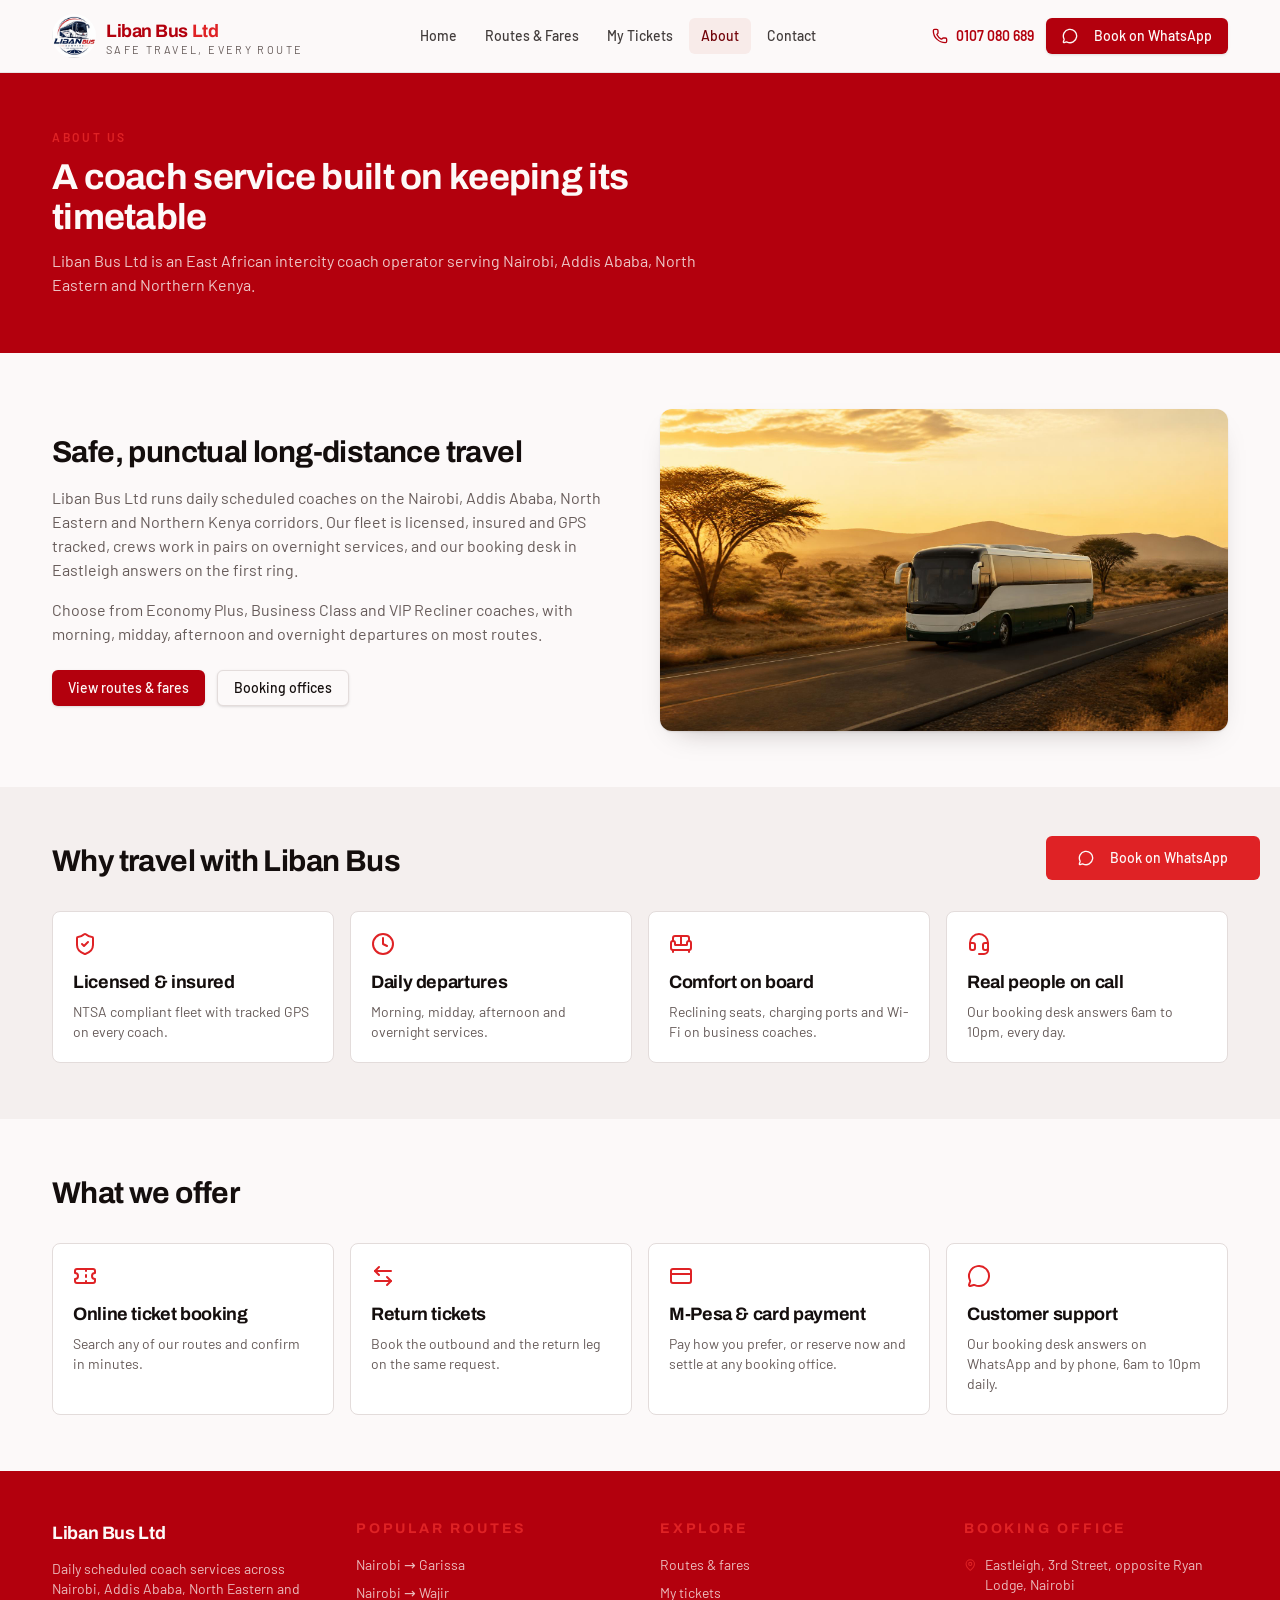
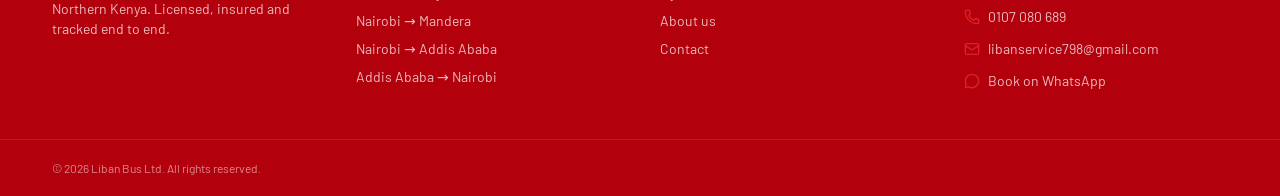
<file: about.html>
<!DOCTYPE html>
<html lang="en">
<head>
<meta charset="utf-8">
<meta name="viewport" content="width=device-width, initial-scale=1">
<title>About Liban Bus Ltd — Our Fleet and Service</title>
<meta name="description" content="Liban Bus Ltd is an East African intercity coach operator serving Nairobi, Addis Ababa, North Eastern and Northern Kenya with a licensed, GPS-tracked fleet.">
<meta name="author" content="Liban Bus Ltd">
<meta property="og:site_name" content="Liban Bus Ltd">
<meta property="og:type" content="website">
<meta property="og:title" content="About Liban Bus Ltd — Our Fleet and Service">
<meta property="og:description" content="Liban Bus Ltd is an East African intercity coach operator serving Nairobi, Addis Ababa, North Eastern and Northern Kenya with a licensed, GPS-tracked fleet.">
<meta property="og:url" content="https://libanbusbooking.com/about">
<meta property="og:image" content="https://libanbusbooking.com/images/hero-bus.jpg">
<meta name="twitter:card" content="summary_large_image">
<link rel="canonical" href="https://libanbusbooking.com/about">
<link rel="icon" type="image/png" href="images/favicon.png">
<link rel="apple-touch-icon" href="images/apple-touch-icon.png">
<link rel="preconnect" href="https://fonts.googleapis.com">
<link rel="preconnect" href="https://fonts.gstatic.com" crossorigin>
<link rel="stylesheet" href="https://fonts.googleapis.com/css2?family=Archivo:wght@600;700;800&family=Barlow:wght@400;500;600;700&display=swap">
<link rel="stylesheet" href="css/styles.css">
<link rel="stylesheet" href="css/extra.css">
<script type="application/ld+json">{"@context":"https://schema.org","@graph":[{"@type":"Organization","@id":"https://libanbusbooking.com/#organization","name":"Liban Bus Ltd","url":"https://libanbusbooking.com/","logo":"https://libanbusbooking.com/images/logo-512.png","telephone":"+254107080689","email":"libanservice798@gmail.com","address":{"@type":"PostalAddress","streetAddress":"3rd Street, Eastleigh, opposite Ryan Lodge","addressLocality":"Nairobi","addressCountry":"KE"}}]}</script>

</head>
<body>
<div class="flex min-h-screen flex-col">
<header class="sticky top-0 z-40 border-b border-border/70 bg-background/95 backdrop-blur"><div class="container-page flex h-[72px] items-center justify-between gap-4"><a class="flex items-center gap-2.5" href="index.html"><img src="images/logo.jpg" alt="Liban Bus Ltd logo" width="44" height="44" class="h-11 w-11 rounded-full object-cover"><span class="leading-none"><span class="block font-display text-lg font-bold tracking-tight text-primary">Liban Bus <span class="text-accent">Ltd</span></span><span class="block text-[0.68rem] uppercase tracking-[0.22em] text-muted-foreground">Safe travel, every route</span></span></a><nav class="hidden items-center gap-1 lg:flex"><a class="rounded-md px-3 py-2 text-sm font-medium text-foreground/80 transition-colors hover:bg-secondary hover:text-secondary-foreground" href="index.html">Home</a><a class="rounded-md px-3 py-2 text-sm font-medium text-foreground/80 transition-colors hover:bg-secondary hover:text-secondary-foreground" href="routes.html">Routes &amp; Fares</a><a class="rounded-md px-3 py-2 text-sm font-medium text-foreground/80 transition-colors hover:bg-secondary hover:text-secondary-foreground" href="bookings.html">My Tickets</a><a class="rounded-md px-3 py-2 text-sm font-medium text-foreground/80 transition-colors hover:bg-secondary hover:text-secondary-foreground bg-secondary text-secondary-foreground" href="about.html">About</a><a class="rounded-md px-3 py-2 text-sm font-medium text-foreground/80 transition-colors hover:bg-secondary hover:text-secondary-foreground" href="contact.html">Contact</a></nav><div class="hidden items-center gap-3 lg:flex"><a href="tel:+254107080689" class="flex items-center gap-2 text-sm font-semibold text-primary hover:underline"><svg xmlns="http://www.w3.org/2000/svg" width="24" height="24" viewBox="0 0 24 24" fill="none" stroke="currentColor" stroke-width="2" stroke-linecap="round" stroke-linejoin="round" class="lucide h-4 w-4" aria-hidden="true"><path d="M13.832 16.568a1 1 0 0 0 1.213-.303l.355-.465A2 2 0 0 1 17 15h3a2 2 0 0 1 2 2v3a2 2 0 0 1-2 2A18 18 0 0 1 2 4a2 2 0 0 1 2-2h3a2 2 0 0 1 2 2v3a2 2 0 0 1-.8 1.6l-.468.351a1 1 0 0 0-.292 1.233 14 14 0 0 0 6.392 6.384"></path></svg>0107 080 689</a><a class="inline-flex items-center justify-center gap-2 whitespace-nowrap rounded-md text-sm font-medium cursor-pointer transition-colors focus-visible:outline-none focus-visible:ring-1 focus-visible:ring-ring [&_svg]:pointer-events-none [&_svg]:size-4 [&_svg]:shrink-0 bg-primary text-primary-foreground shadow hover:bg-primary/90 h-9 px-4 py-2" href="https://wa.me/254107080689?text=Hello%20Liban%20Bus%2C%20I%20would%20like%20to%20book%20a%20ticket." target="_blank" rel="noopener" data-wa><svg xmlns="http://www.w3.org/2000/svg" width="24" height="24" viewBox="0 0 24 24" fill="none" stroke="currentColor" stroke-width="2" stroke-linecap="round" stroke-linejoin="round" class="lucide mr-2 h-4 w-4" aria-hidden="true"><path d="M2.992 16.342a2 2 0 0 1 .094 1.167l-1.065 3.29a1 1 0 0 0 1.236 1.168l3.413-.998a2 2 0 0 1 1.099.092 10 10 0 1 0-4.777-4.719"></path></svg>Book on WhatsApp</a></div><button type="button" id="menu-toggle" aria-label="Open menu" aria-expanded="false" class="inline-flex h-10 w-10 items-center justify-center rounded-md border border-border lg:hidden"><svg xmlns="http://www.w3.org/2000/svg" width="24" height="24" viewBox="0 0 24 24" fill="none" stroke="currentColor" stroke-width="2" stroke-linecap="round" stroke-linejoin="round" class="lucide h-5 w-5" aria-hidden="true"><path d="M4 5h16"></path><path d="M4 12h16"></path><path d="M4 19h16"></path></svg></button></div><nav id="mobile-menu" class="hidden border-t border-border bg-background lg:hidden"><div class="container-page py-3"><a class="block rounded-md px-3 py-3 text-base font-medium hover:bg-secondary" href="index.html">Home</a><a class="block rounded-md px-3 py-3 text-base font-medium hover:bg-secondary" href="routes.html">Routes &amp; Fares</a><a class="block rounded-md px-3 py-3 text-base font-medium hover:bg-secondary" href="bookings.html">My Tickets</a><a class="block rounded-md px-3 py-3 text-base font-medium hover:bg-secondary" href="about.html">About</a><a class="block rounded-md px-3 py-3 text-base font-medium hover:bg-secondary" href="contact.html">Contact</a><a class="mt-2 block rounded-md bg-primary px-3 py-3 text-center text-base font-medium text-primary-foreground" href="https://wa.me/254107080689?text=Hello%20Liban%20Bus%2C%20I%20would%20like%20to%20book%20a%20ticket." target="_blank" rel="noopener">Book on WhatsApp</a></div></nav></header>
<main class="flex-1">
<section class="bg-primary text-primary-foreground"><div class="container-page py-14"><p class="text-xs font-semibold uppercase tracking-[0.22em] text-accent">About us</p><h1 class="mt-3 max-w-2xl text-4xl text-primary-foreground">A coach service built on keeping its timetable</h1><p class="mt-3 max-w-2xl text-base text-primary-foreground/80">Liban Bus Ltd is an East African intercity coach operator serving Nairobi, Addis Ababa, North Eastern and Northern Kenya.</p></div></section>
<section class="py-14"><div class="container-page grid gap-10 lg:grid-cols-2 lg:items-center">
<div><h2 class="text-3xl">Safe, punctual long-distance travel</h2>
<p class="mt-4 text-muted-foreground">Liban Bus Ltd runs daily scheduled coaches on the Nairobi, Addis Ababa, North Eastern and Northern Kenya corridors. Our fleet is licensed, insured and GPS tracked, crews work in pairs on overnight services, and our booking desk in Eastleigh answers on the first ring.</p>
<p class="mt-4 text-muted-foreground">Choose from Economy Plus, Business Class and VIP Recliner coaches, with morning, midday, afternoon and overnight departures on most routes.</p>
<div class="mt-6 flex flex-wrap gap-3"><a class="inline-flex items-center justify-center gap-2 whitespace-nowrap rounded-md text-sm font-medium cursor-pointer transition-colors focus-visible:outline-none focus-visible:ring-1 focus-visible:ring-ring [&_svg]:pointer-events-none [&_svg]:size-4 [&_svg]:shrink-0 bg-primary text-primary-foreground shadow hover:bg-primary/90 h-9 px-4 py-2" href="routes.html">View routes &amp; fares</a><a class="inline-flex items-center justify-center gap-2 whitespace-nowrap rounded-md text-sm font-medium cursor-pointer transition-colors focus-visible:outline-none focus-visible:ring-1 focus-visible:ring-ring [&_svg]:pointer-events-none [&_svg]:size-4 [&_svg]:shrink-0 border border-input bg-background shadow-sm hover:bg-accent hover:text-accent-foreground h-9 px-4 py-2" href="contact.html">Booking offices</a></div></div>
<img src="images/hero-bus.jpg" alt="Liban Bus Ltd coach on a northern Kenya highway at sunset" width="1920" height="1088" loading="lazy" class="w-full rounded-xl object-cover shadow-card"></div></section>
<section class="bg-sand py-14"><div class="container-page"><h2 class="text-3xl">Why travel with Liban Bus</h2><div class="mt-8 grid gap-4 sm:grid-cols-2 lg:grid-cols-4">
<div class="rounded-lg border border-border bg-card p-5"><svg xmlns="http://www.w3.org/2000/svg" width="24" height="24" viewBox="0 0 24 24" fill="none" stroke="currentColor" stroke-width="2" stroke-linecap="round" stroke-linejoin="round" class="lucide h-6 w-6 text-accent" aria-hidden="true"><path d="M20 13c0 5-3.5 7.5-7.66 8.95a1 1 0 0 1-.67-.01C7.5 20.5 4 18 4 13V6a1 1 0 0 1 1-1c2 0 4.5-1.2 6.24-2.72a1.17 1.17 0 0 1 1.52 0C14.51 3.81 17 5 19 5a1 1 0 0 1 1 1z"></path><path d="m9 12 2 2 4-4"></path></svg><h3 class="mt-3 text-lg">Licensed &amp; insured</h3><p class="mt-1.5 text-sm text-muted-foreground">NTSA compliant fleet with tracked GPS on every coach.</p></div>
<div class="rounded-lg border border-border bg-card p-5"><svg xmlns="http://www.w3.org/2000/svg" width="24" height="24" viewBox="0 0 24 24" fill="none" stroke="currentColor" stroke-width="2" stroke-linecap="round" stroke-linejoin="round" class="lucide h-6 w-6 text-accent" aria-hidden="true"><circle cx="12" cy="12" r="10"></circle><path d="M12 6v6l4 2"></path></svg><h3 class="mt-3 text-lg">Daily departures</h3><p class="mt-1.5 text-sm text-muted-foreground">Morning, midday, afternoon and overnight services.</p></div>
<div class="rounded-lg border border-border bg-card p-5"><svg xmlns="http://www.w3.org/2000/svg" width="24" height="24" viewBox="0 0 24 24" fill="none" stroke="currentColor" stroke-width="2" stroke-linecap="round" stroke-linejoin="round" class="lucide h-6 w-6 text-accent" aria-hidden="true"><path d="M20 9V6a2 2 0 0 0-2-2H6a2 2 0 0 0-2 2v3"></path><path d="M2 16a2 2 0 0 0 2 2h16a2 2 0 0 0 2-2v-5a2 2 0 0 0-4 0v1.5a.5.5 0 0 1-.5.5h-11a.5.5 0 0 1-.5-.5V11a2 2 0 0 0-4 0z"></path><path d="M4 18v2"></path><path d="M20 18v2"></path><path d="M12 4v9"></path></svg><h3 class="mt-3 text-lg">Comfort on board</h3><p class="mt-1.5 text-sm text-muted-foreground">Reclining seats, charging ports and Wi-Fi on business coaches.</p></div>
<div class="rounded-lg border border-border bg-card p-5"><svg xmlns="http://www.w3.org/2000/svg" width="24" height="24" viewBox="0 0 24 24" fill="none" stroke="currentColor" stroke-width="2" stroke-linecap="round" stroke-linejoin="round" class="lucide h-6 w-6 text-accent" aria-hidden="true"><path d="M3 11h3a2 2 0 0 1 2 2v3a2 2 0 0 1-2 2H5a2 2 0 0 1-2-2v-5Zm0 0a9 9 0 1 1 18 0m0 0v5a2 2 0 0 1-2 2h-1a2 2 0 0 1-2-2v-3a2 2 0 0 1 2-2h3Z"></path><path d="M21 16v2a4 4 0 0 1-4 4h-5"></path></svg><h3 class="mt-3 text-lg">Real people on call</h3><p class="mt-1.5 text-sm text-muted-foreground">Our booking desk answers 6am to 10pm, every day.</p></div>
</div></div></section>
<section class="py-14"><div class="container-page"><h2 class="text-3xl">What we offer</h2><div class="mt-8 grid gap-4 sm:grid-cols-2 lg:grid-cols-4">
<div class="rounded-lg border border-border bg-card p-5"><svg xmlns="http://www.w3.org/2000/svg" width="24" height="24" viewBox="0 0 24 24" fill="none" stroke="currentColor" stroke-width="2" stroke-linecap="round" stroke-linejoin="round" class="lucide h-6 w-6 text-accent" aria-hidden="true"><path d="M2 9a3 3 0 0 1 0 6v2a2 2 0 0 0 2 2h16a2 2 0 0 0 2-2v-2a3 3 0 0 1 0-6V7a2 2 0 0 0-2-2H4a2 2 0 0 0-2 2Z"></path><path d="M13 5v2"></path><path d="M13 17v2"></path><path d="M13 11v2"></path></svg><h3 class="mt-3 text-lg">Online ticket booking</h3><p class="mt-1.5 text-sm text-muted-foreground">Search any of our routes and confirm in minutes.</p></div>
<div class="rounded-lg border border-border bg-card p-5"><svg xmlns="http://www.w3.org/2000/svg" width="24" height="24" viewBox="0 0 24 24" fill="none" stroke="currentColor" stroke-width="2" stroke-linecap="round" stroke-linejoin="round" class="lucide h-6 w-6 text-accent" aria-hidden="true"><path d="M8 3 4 7l4 4"></path><path d="M4 7h16"></path><path d="m16 21 4-4-4-4"></path><path d="M20 17H4"></path></svg><h3 class="mt-3 text-lg">Return tickets</h3><p class="mt-1.5 text-sm text-muted-foreground">Book the outbound and the return leg on the same request.</p></div>
<div class="rounded-lg border border-border bg-card p-5"><svg xmlns="http://www.w3.org/2000/svg" width="24" height="24" viewBox="0 0 24 24" fill="none" stroke="currentColor" stroke-width="2" stroke-linecap="round" stroke-linejoin="round" class="lucide h-6 w-6 text-accent" aria-hidden="true"><rect width="20" height="14" x="2" y="5" rx="2"></rect><line x1="2" x2="22" y1="10" y2="10"></line></svg><h3 class="mt-3 text-lg">M-Pesa &amp; card payment</h3><p class="mt-1.5 text-sm text-muted-foreground">Pay how you prefer, or reserve now and settle at any booking office.</p></div>
<div class="rounded-lg border border-border bg-card p-5"><svg xmlns="http://www.w3.org/2000/svg" width="24" height="24" viewBox="0 0 24 24" fill="none" stroke="currentColor" stroke-width="2" stroke-linecap="round" stroke-linejoin="round" class="lucide h-6 w-6 text-accent" aria-hidden="true"><path d="M2.992 16.342a2 2 0 0 1 .094 1.167l-1.065 3.29a1 1 0 0 0 1.236 1.168l3.413-.998a2 2 0 0 1 1.099.092 10 10 0 1 0-4.777-4.719"></path></svg><h3 class="mt-3 text-lg">Customer support</h3><p class="mt-1.5 text-sm text-muted-foreground">Our booking desk answers on WhatsApp and by phone, 6am to 10pm daily.</p></div>
</div></div></section>
</main>
<footer class="bg-primary text-primary-foreground"><div class="container-page grid gap-10 py-12 md:grid-cols-2 lg:grid-cols-4"><div><h3 class="text-lg text-primary-foreground">Liban Bus Ltd</h3><p class="mt-3 text-sm text-primary-foreground/75">Daily scheduled coach services across Nairobi, Addis Ababa, North Eastern and Northern Kenya. Licensed, insured and tracked end to end.</p></div><div><h4 class="text-sm uppercase tracking-[0.2em] text-accent">Popular routes</h4><ul class="mt-4 space-y-2 text-sm text-primary-foreground/75"><li><a href="routes.html?from=Nairobi&amp;to=Garissa#results" class="hover:text-accent">Nairobi → Garissa</a></li><li><a href="routes.html?from=Nairobi&amp;to=Wajir#results" class="hover:text-accent">Nairobi → Wajir</a></li><li><a href="routes.html?from=Nairobi&amp;to=Mandera#results" class="hover:text-accent">Nairobi → Mandera</a></li><li><a href="routes.html?from=Nairobi&amp;to=Addis+Ababa#results" class="hover:text-accent">Nairobi → Addis Ababa</a></li><li><a href="routes.html?from=Addis+Ababa&amp;to=Nairobi#results" class="hover:text-accent">Addis Ababa → Nairobi</a></li></ul></div><div><h4 class="text-sm uppercase tracking-[0.2em] text-accent">Explore</h4><ul class="mt-4 space-y-2 text-sm text-primary-foreground/75"><li><a href="routes.html" class="hover:text-accent">Routes &amp; fares</a></li><li><a href="bookings.html" class="hover:text-accent">My tickets</a></li><li><a href="about.html" class="hover:text-accent">About us</a></li><li><a href="contact.html" class="hover:text-accent">Contact</a></li></ul></div><div><h4 class="text-sm uppercase tracking-[0.2em] text-accent">Booking office</h4><ul class="mt-4 space-y-3 text-sm text-primary-foreground/75"><li class="flex items-start gap-2"><svg xmlns="http://www.w3.org/2000/svg" width="24" height="24" viewBox="0 0 24 24" fill="none" stroke="currentColor" stroke-width="2" stroke-linecap="round" stroke-linejoin="round" class="lucide mt-0.5 h-4 w-4 text-accent" aria-hidden="true"><path d="M20 10c0 4.993-5.539 10.193-7.399 11.799a1 1 0 0 1-1.202 0C9.539 20.193 4 14.993 4 10a8 8 0 0 1 16 0"></path><circle cx="12" cy="10" r="3"></circle></svg> Eastleigh, 3rd Street, opposite Ryan Lodge, Nairobi</li><li class="flex items-center gap-2"><svg xmlns="http://www.w3.org/2000/svg" width="24" height="24" viewBox="0 0 24 24" fill="none" stroke="currentColor" stroke-width="2" stroke-linecap="round" stroke-linejoin="round" class="lucide h-4 w-4 text-accent" aria-hidden="true"><path d="M13.832 16.568a1 1 0 0 0 1.213-.303l.355-.465A2 2 0 0 1 17 15h3a2 2 0 0 1 2 2v3a2 2 0 0 1-2 2A18 18 0 0 1 2 4a2 2 0 0 1 2-2h3a2 2 0 0 1 2 2v3a2 2 0 0 1-.8 1.6l-.468.351a1 1 0 0 0-.292 1.233 14 14 0 0 0 6.392 6.384"></path></svg><a href="tel:+254107080689" class="hover:text-accent">0107 080 689</a></li><li class="flex items-center gap-2"><svg xmlns="http://www.w3.org/2000/svg" width="24" height="24" viewBox="0 0 24 24" fill="none" stroke="currentColor" stroke-width="2" stroke-linecap="round" stroke-linejoin="round" class="lucide h-4 w-4 text-accent" aria-hidden="true"><path d="m22 7-8.991 5.727a2 2 0 0 1-2.009 0L2 7"></path><rect x="2" y="4" width="20" height="16" rx="2"></rect></svg><a href="mailto:libanservice798@gmail.com" class="hover:text-accent">libanservice798@gmail.com</a></li><li class="flex items-center gap-2"><svg xmlns="http://www.w3.org/2000/svg" width="24" height="24" viewBox="0 0 24 24" fill="none" stroke="currentColor" stroke-width="2" stroke-linecap="round" stroke-linejoin="round" class="lucide h-4 w-4 text-accent" aria-hidden="true"><path d="M2.992 16.342a2 2 0 0 1 .094 1.167l-1.065 3.29a1 1 0 0 0 1.236 1.168l3.413-.998a2 2 0 0 1 1.099.092 10 10 0 1 0-4.777-4.719"></path></svg><a href="https://wa.me/254107080689?text=Hello%20Liban%20Bus%2C%20I%20would%20like%20to%20book%20a%20ticket." target="_blank" rel="noopener" class="hover:text-accent">Book on WhatsApp</a></li></ul></div></div><div class="border-t border-primary-foreground/10 py-5"><p class="container-page text-xs text-primary-foreground/55">© <span id="year">2026</span> Liban Bus Ltd. All rights reserved.</p></div></footer>
</div>
<a href="https://wa.me/254107080689?text=Hello%20Liban%20Bus%2C%20I%20would%20like%20to%20book%20a%20ticket." target="_blank" rel="noopener" class="inline-flex items-center justify-center gap-2 whitespace-nowrap text-sm font-medium cursor-pointer transition-colors focus-visible:outline-none focus-visible:ring-1 focus-visible:ring-ring [&_svg]:pointer-events-none [&_svg]:size-4 [&_svg]:shrink-0 bg-accent text-accent-foreground shadow hover:bg-accent/90 h-10 rounded-md px-8 fixed bottom-5 right-5 z-50 rounded-full shadow-lift h-11" aria-label="Book on WhatsApp"><svg xmlns="http://www.w3.org/2000/svg" width="24" height="24" viewBox="0 0 24 24" fill="none" stroke="currentColor" stroke-width="2" stroke-linecap="round" stroke-linejoin="round" class="lucide mr-2 h-4 w-4" aria-hidden="true"><path d="M2.992 16.342a2 2 0 0 1 .094 1.167l-1.065 3.29a1 1 0 0 0 1.236 1.168l3.413-.998a2 2 0 0 1 1.099.092 10 10 0 1 0-4.777-4.719"></path></svg>Book on WhatsApp</a>
<script src="js/data.js"></script><script src="js/main.js"></script>
</body>
</html>
</file>
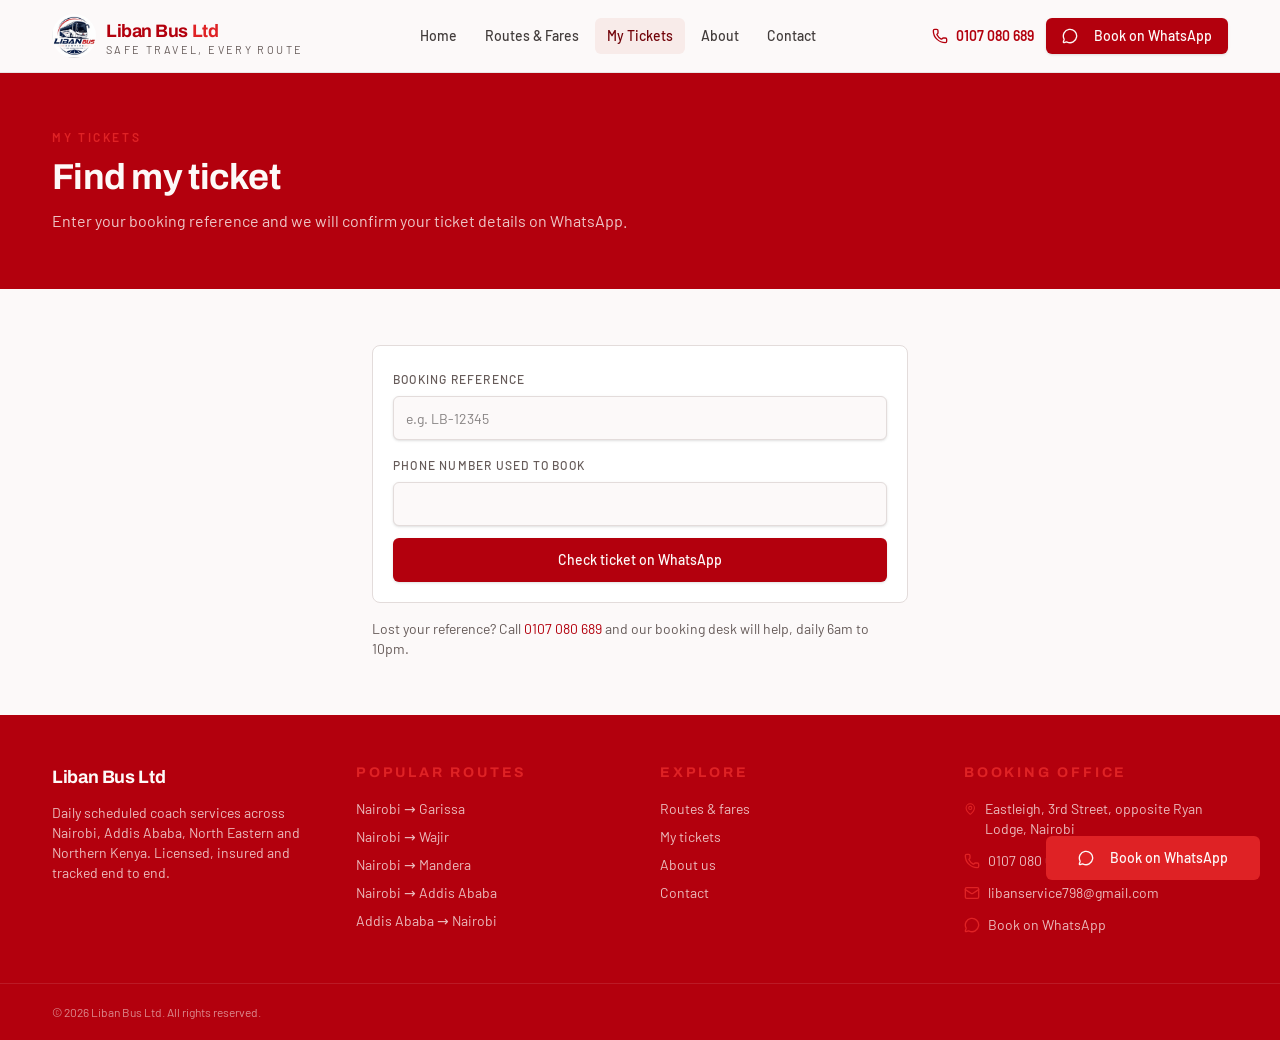
<file: bookings.html>
<!DOCTYPE html>
<html lang="en">
<head>
<meta charset="utf-8">
<meta name="viewport" content="width=device-width, initial-scale=1">
<title>My Tickets — Liban Bus Ltd</title>
<meta name="description" content="Check your Liban Bus Ltd ticket with your booking reference.">
<meta name="author" content="Liban Bus Ltd">
<meta property="og:site_name" content="Liban Bus Ltd">
<meta property="og:type" content="website">
<meta property="og:title" content="My Tickets — Liban Bus Ltd">
<meta property="og:description" content="Check your Liban Bus Ltd ticket with your booking reference.">
<meta property="og:url" content="https://libanbusbooking.com/bookings">
<meta property="og:image" content="https://libanbusbooking.com/images/hero-bus.jpg">
<meta name="twitter:card" content="summary_large_image">
<link rel="canonical" href="https://libanbusbooking.com/bookings">
<link rel="icon" type="image/png" href="images/favicon.png">
<link rel="apple-touch-icon" href="images/apple-touch-icon.png">
<link rel="preconnect" href="https://fonts.googleapis.com">
<link rel="preconnect" href="https://fonts.gstatic.com" crossorigin>
<link rel="stylesheet" href="https://fonts.googleapis.com/css2?family=Archivo:wght@600;700;800&family=Barlow:wght@400;500;600;700&display=swap">
<link rel="stylesheet" href="css/styles.css">
<link rel="stylesheet" href="css/extra.css">
<script type="application/ld+json">{"@context":"https://schema.org","@graph":[{"@type":"Organization","@id":"https://libanbusbooking.com/#organization","name":"Liban Bus Ltd","url":"https://libanbusbooking.com/","logo":"https://libanbusbooking.com/images/logo-512.png","telephone":"+254107080689","email":"libanservice798@gmail.com","address":{"@type":"PostalAddress","streetAddress":"3rd Street, Eastleigh, opposite Ryan Lodge","addressLocality":"Nairobi","addressCountry":"KE"}}]}</script>

</head>
<body>
<div class="flex min-h-screen flex-col">
<header class="sticky top-0 z-40 border-b border-border/70 bg-background/95 backdrop-blur"><div class="container-page flex h-[72px] items-center justify-between gap-4"><a class="flex items-center gap-2.5" href="index.html"><img src="images/logo.jpg" alt="Liban Bus Ltd logo" width="44" height="44" class="h-11 w-11 rounded-full object-cover"><span class="leading-none"><span class="block font-display text-lg font-bold tracking-tight text-primary">Liban Bus <span class="text-accent">Ltd</span></span><span class="block text-[0.68rem] uppercase tracking-[0.22em] text-muted-foreground">Safe travel, every route</span></span></a><nav class="hidden items-center gap-1 lg:flex"><a class="rounded-md px-3 py-2 text-sm font-medium text-foreground/80 transition-colors hover:bg-secondary hover:text-secondary-foreground" href="index.html">Home</a><a class="rounded-md px-3 py-2 text-sm font-medium text-foreground/80 transition-colors hover:bg-secondary hover:text-secondary-foreground" href="routes.html">Routes &amp; Fares</a><a class="rounded-md px-3 py-2 text-sm font-medium text-foreground/80 transition-colors hover:bg-secondary hover:text-secondary-foreground bg-secondary text-secondary-foreground" href="bookings.html">My Tickets</a><a class="rounded-md px-3 py-2 text-sm font-medium text-foreground/80 transition-colors hover:bg-secondary hover:text-secondary-foreground" href="about.html">About</a><a class="rounded-md px-3 py-2 text-sm font-medium text-foreground/80 transition-colors hover:bg-secondary hover:text-secondary-foreground" href="contact.html">Contact</a></nav><div class="hidden items-center gap-3 lg:flex"><a href="tel:+254107080689" class="flex items-center gap-2 text-sm font-semibold text-primary hover:underline"><svg xmlns="http://www.w3.org/2000/svg" width="24" height="24" viewBox="0 0 24 24" fill="none" stroke="currentColor" stroke-width="2" stroke-linecap="round" stroke-linejoin="round" class="lucide h-4 w-4" aria-hidden="true"><path d="M13.832 16.568a1 1 0 0 0 1.213-.303l.355-.465A2 2 0 0 1 17 15h3a2 2 0 0 1 2 2v3a2 2 0 0 1-2 2A18 18 0 0 1 2 4a2 2 0 0 1 2-2h3a2 2 0 0 1 2 2v3a2 2 0 0 1-.8 1.6l-.468.351a1 1 0 0 0-.292 1.233 14 14 0 0 0 6.392 6.384"></path></svg>0107 080 689</a><a class="inline-flex items-center justify-center gap-2 whitespace-nowrap rounded-md text-sm font-medium cursor-pointer transition-colors focus-visible:outline-none focus-visible:ring-1 focus-visible:ring-ring [&_svg]:pointer-events-none [&_svg]:size-4 [&_svg]:shrink-0 bg-primary text-primary-foreground shadow hover:bg-primary/90 h-9 px-4 py-2" href="https://wa.me/254107080689?text=Hello%20Liban%20Bus%2C%20I%20would%20like%20to%20book%20a%20ticket." target="_blank" rel="noopener" data-wa><svg xmlns="http://www.w3.org/2000/svg" width="24" height="24" viewBox="0 0 24 24" fill="none" stroke="currentColor" stroke-width="2" stroke-linecap="round" stroke-linejoin="round" class="lucide mr-2 h-4 w-4" aria-hidden="true"><path d="M2.992 16.342a2 2 0 0 1 .094 1.167l-1.065 3.29a1 1 0 0 0 1.236 1.168l3.413-.998a2 2 0 0 1 1.099.092 10 10 0 1 0-4.777-4.719"></path></svg>Book on WhatsApp</a></div><button type="button" id="menu-toggle" aria-label="Open menu" aria-expanded="false" class="inline-flex h-10 w-10 items-center justify-center rounded-md border border-border lg:hidden"><svg xmlns="http://www.w3.org/2000/svg" width="24" height="24" viewBox="0 0 24 24" fill="none" stroke="currentColor" stroke-width="2" stroke-linecap="round" stroke-linejoin="round" class="lucide h-5 w-5" aria-hidden="true"><path d="M4 5h16"></path><path d="M4 12h16"></path><path d="M4 19h16"></path></svg></button></div><nav id="mobile-menu" class="hidden border-t border-border bg-background lg:hidden"><div class="container-page py-3"><a class="block rounded-md px-3 py-3 text-base font-medium hover:bg-secondary" href="index.html">Home</a><a class="block rounded-md px-3 py-3 text-base font-medium hover:bg-secondary" href="routes.html">Routes &amp; Fares</a><a class="block rounded-md px-3 py-3 text-base font-medium hover:bg-secondary" href="bookings.html">My Tickets</a><a class="block rounded-md px-3 py-3 text-base font-medium hover:bg-secondary" href="about.html">About</a><a class="block rounded-md px-3 py-3 text-base font-medium hover:bg-secondary" href="contact.html">Contact</a><a class="mt-2 block rounded-md bg-primary px-3 py-3 text-center text-base font-medium text-primary-foreground" href="https://wa.me/254107080689?text=Hello%20Liban%20Bus%2C%20I%20would%20like%20to%20book%20a%20ticket." target="_blank" rel="noopener">Book on WhatsApp</a></div></nav></header>
<main class="flex-1">
<section class="bg-primary text-primary-foreground"><div class="container-page py-14"><p class="text-xs font-semibold uppercase tracking-[0.22em] text-accent">My tickets</p><h1 class="mt-3 max-w-2xl text-4xl text-primary-foreground">Find my ticket</h1><p class="mt-3 max-w-2xl text-base text-primary-foreground/80">Enter your booking reference and we will confirm your ticket details on WhatsApp.</p></div></section>
<section class="py-14"><div class="container-page max-w-xl"><div class="rounded-lg border border-border bg-card p-5"><form id="ticket-form" class="space-y-3"><div><label class="font-medium text-xs uppercase tracking-widest text-muted-foreground" for="ref">Booking reference</label><input id="ref" class="flex w-full items-center rounded-md border border-input bg-background px-3 py-2 text-sm shadow-sm h-11 focus:outline-none focus:ring-1 focus:ring-ring mt-1.5" placeholder="e.g. LB-12345" required></div><div><label class="font-medium text-xs uppercase tracking-widest text-muted-foreground" for="t-phone">Phone number used to book</label><input id="t-phone" type="tel" class="flex w-full items-center rounded-md border border-input bg-background px-3 py-2 text-sm shadow-sm h-11 focus:outline-none focus:ring-1 focus:ring-ring mt-1.5"></div><button class="inline-flex items-center justify-center gap-2 whitespace-nowrap rounded-md text-sm font-medium cursor-pointer transition-colors focus-visible:outline-none focus-visible:ring-1 focus-visible:ring-ring [&_svg]:pointer-events-none [&_svg]:size-4 [&_svg]:shrink-0 bg-primary text-primary-foreground shadow hover:bg-primary/90 h-9 px-4 py-2 h-11 w-full" type="submit">Check ticket on WhatsApp</button></form></div>
<p class="mt-4 text-sm text-muted-foreground">Lost your reference? Call <a class="text-primary hover:underline" href="tel:+254107080689">0107 080 689</a> and our booking desk will help, daily 6am to 10pm.</p></div></section>
</main>
<footer class="bg-primary text-primary-foreground"><div class="container-page grid gap-10 py-12 md:grid-cols-2 lg:grid-cols-4"><div><h3 class="text-lg text-primary-foreground">Liban Bus Ltd</h3><p class="mt-3 text-sm text-primary-foreground/75">Daily scheduled coach services across Nairobi, Addis Ababa, North Eastern and Northern Kenya. Licensed, insured and tracked end to end.</p></div><div><h4 class="text-sm uppercase tracking-[0.2em] text-accent">Popular routes</h4><ul class="mt-4 space-y-2 text-sm text-primary-foreground/75"><li><a href="routes.html?from=Nairobi&amp;to=Garissa#results" class="hover:text-accent">Nairobi → Garissa</a></li><li><a href="routes.html?from=Nairobi&amp;to=Wajir#results" class="hover:text-accent">Nairobi → Wajir</a></li><li><a href="routes.html?from=Nairobi&amp;to=Mandera#results" class="hover:text-accent">Nairobi → Mandera</a></li><li><a href="routes.html?from=Nairobi&amp;to=Addis+Ababa#results" class="hover:text-accent">Nairobi → Addis Ababa</a></li><li><a href="routes.html?from=Addis+Ababa&amp;to=Nairobi#results" class="hover:text-accent">Addis Ababa → Nairobi</a></li></ul></div><div><h4 class="text-sm uppercase tracking-[0.2em] text-accent">Explore</h4><ul class="mt-4 space-y-2 text-sm text-primary-foreground/75"><li><a href="routes.html" class="hover:text-accent">Routes &amp; fares</a></li><li><a href="bookings.html" class="hover:text-accent">My tickets</a></li><li><a href="about.html" class="hover:text-accent">About us</a></li><li><a href="contact.html" class="hover:text-accent">Contact</a></li></ul></div><div><h4 class="text-sm uppercase tracking-[0.2em] text-accent">Booking office</h4><ul class="mt-4 space-y-3 text-sm text-primary-foreground/75"><li class="flex items-start gap-2"><svg xmlns="http://www.w3.org/2000/svg" width="24" height="24" viewBox="0 0 24 24" fill="none" stroke="currentColor" stroke-width="2" stroke-linecap="round" stroke-linejoin="round" class="lucide mt-0.5 h-4 w-4 text-accent" aria-hidden="true"><path d="M20 10c0 4.993-5.539 10.193-7.399 11.799a1 1 0 0 1-1.202 0C9.539 20.193 4 14.993 4 10a8 8 0 0 1 16 0"></path><circle cx="12" cy="10" r="3"></circle></svg> Eastleigh, 3rd Street, opposite Ryan Lodge, Nairobi</li><li class="flex items-center gap-2"><svg xmlns="http://www.w3.org/2000/svg" width="24" height="24" viewBox="0 0 24 24" fill="none" stroke="currentColor" stroke-width="2" stroke-linecap="round" stroke-linejoin="round" class="lucide h-4 w-4 text-accent" aria-hidden="true"><path d="M13.832 16.568a1 1 0 0 0 1.213-.303l.355-.465A2 2 0 0 1 17 15h3a2 2 0 0 1 2 2v3a2 2 0 0 1-2 2A18 18 0 0 1 2 4a2 2 0 0 1 2-2h3a2 2 0 0 1 2 2v3a2 2 0 0 1-.8 1.6l-.468.351a1 1 0 0 0-.292 1.233 14 14 0 0 0 6.392 6.384"></path></svg><a href="tel:+254107080689" class="hover:text-accent">0107 080 689</a></li><li class="flex items-center gap-2"><svg xmlns="http://www.w3.org/2000/svg" width="24" height="24" viewBox="0 0 24 24" fill="none" stroke="currentColor" stroke-width="2" stroke-linecap="round" stroke-linejoin="round" class="lucide h-4 w-4 text-accent" aria-hidden="true"><path d="m22 7-8.991 5.727a2 2 0 0 1-2.009 0L2 7"></path><rect x="2" y="4" width="20" height="16" rx="2"></rect></svg><a href="mailto:libanservice798@gmail.com" class="hover:text-accent">libanservice798@gmail.com</a></li><li class="flex items-center gap-2"><svg xmlns="http://www.w3.org/2000/svg" width="24" height="24" viewBox="0 0 24 24" fill="none" stroke="currentColor" stroke-width="2" stroke-linecap="round" stroke-linejoin="round" class="lucide h-4 w-4 text-accent" aria-hidden="true"><path d="M2.992 16.342a2 2 0 0 1 .094 1.167l-1.065 3.29a1 1 0 0 0 1.236 1.168l3.413-.998a2 2 0 0 1 1.099.092 10 10 0 1 0-4.777-4.719"></path></svg><a href="https://wa.me/254107080689?text=Hello%20Liban%20Bus%2C%20I%20would%20like%20to%20book%20a%20ticket." target="_blank" rel="noopener" class="hover:text-accent">Book on WhatsApp</a></li></ul></div></div><div class="border-t border-primary-foreground/10 py-5"><p class="container-page text-xs text-primary-foreground/55">© <span id="year">2026</span> Liban Bus Ltd. All rights reserved.</p></div></footer>
</div>
<a href="https://wa.me/254107080689?text=Hello%20Liban%20Bus%2C%20I%20would%20like%20to%20book%20a%20ticket." target="_blank" rel="noopener" class="inline-flex items-center justify-center gap-2 whitespace-nowrap text-sm font-medium cursor-pointer transition-colors focus-visible:outline-none focus-visible:ring-1 focus-visible:ring-ring [&_svg]:pointer-events-none [&_svg]:size-4 [&_svg]:shrink-0 bg-accent text-accent-foreground shadow hover:bg-accent/90 h-10 rounded-md px-8 fixed bottom-5 right-5 z-50 rounded-full shadow-lift h-11" aria-label="Book on WhatsApp"><svg xmlns="http://www.w3.org/2000/svg" width="24" height="24" viewBox="0 0 24 24" fill="none" stroke="currentColor" stroke-width="2" stroke-linecap="round" stroke-linejoin="round" class="lucide mr-2 h-4 w-4" aria-hidden="true"><path d="M2.992 16.342a2 2 0 0 1 .094 1.167l-1.065 3.29a1 1 0 0 0 1.236 1.168l3.413-.998a2 2 0 0 1 1.099.092 10 10 0 1 0-4.777-4.719"></path></svg>Book on WhatsApp</a>
<script src="js/data.js"></script><script src="js/main.js"></script>
</body>
</html>
</file>
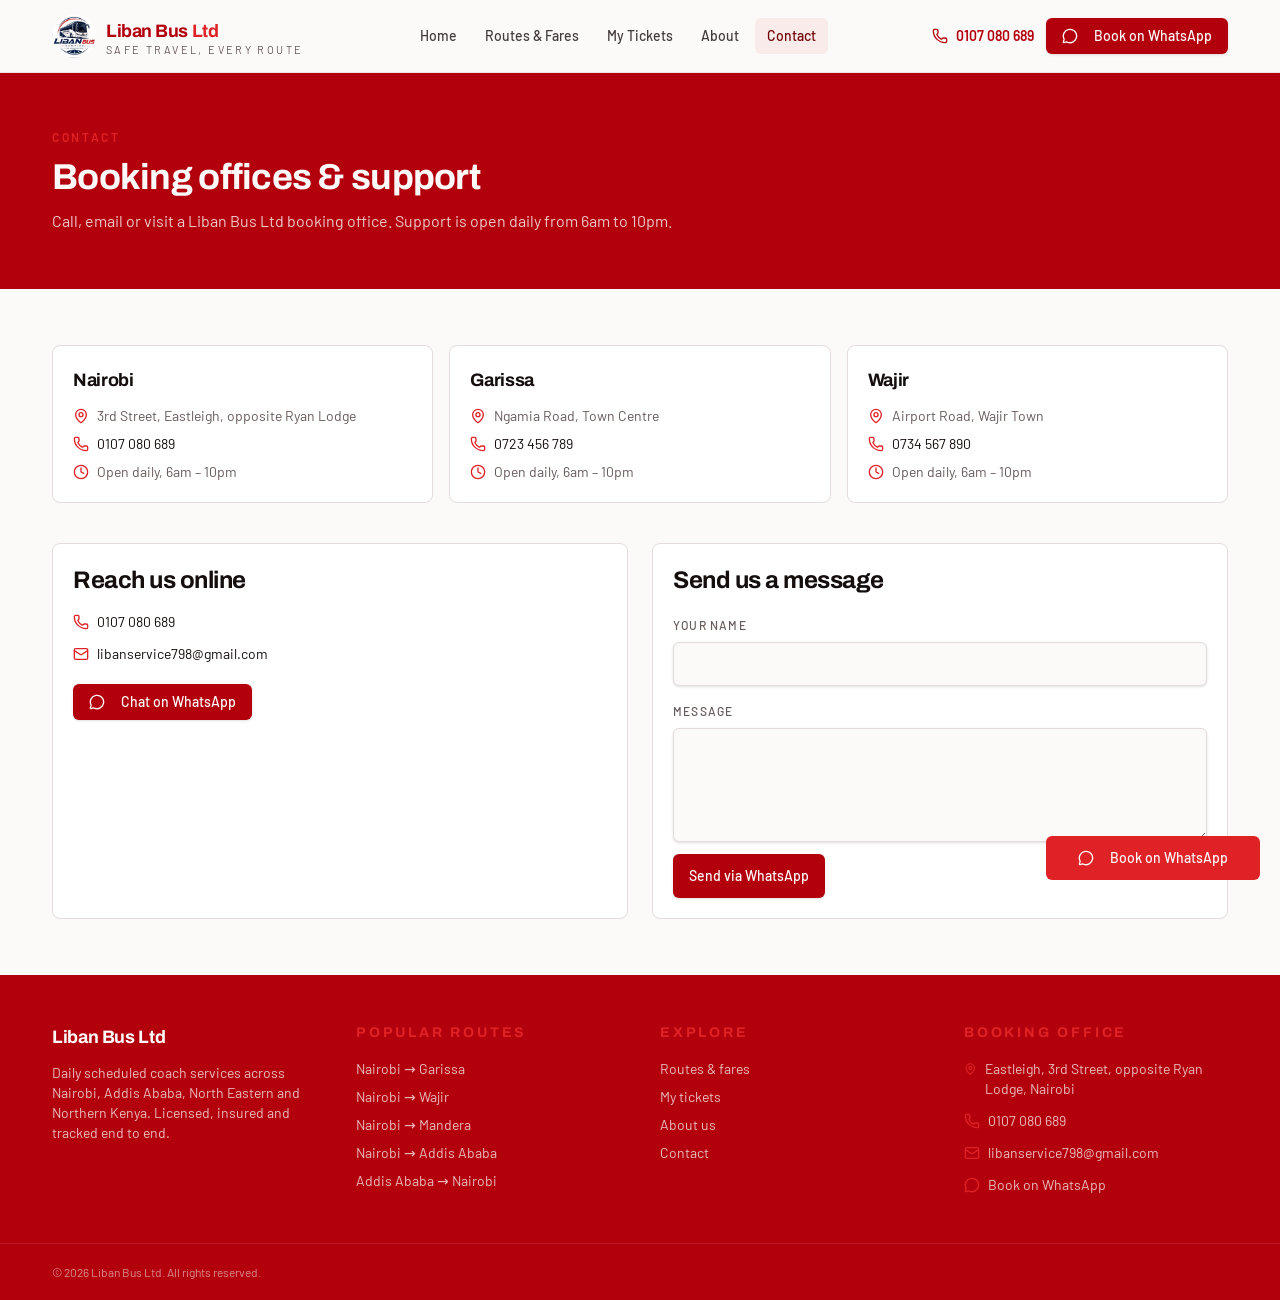
<file: contact.html>
<!DOCTYPE html>
<html lang="en">
<head>
<meta charset="utf-8">
<meta name="viewport" content="width=device-width, initial-scale=1">
<title>Contact Liban Bus Ltd — Booking Offices &amp; Support</title>
<meta name="description" content="Call, email or visit a Liban Bus Ltd booking office in Nairobi, Garissa or Wajir. Support open daily from 6am to 10pm.">
<meta name="author" content="Liban Bus Ltd">
<meta property="og:site_name" content="Liban Bus Ltd">
<meta property="og:type" content="website">
<meta property="og:title" content="Contact Liban Bus Ltd — Booking Offices &amp; Support">
<meta property="og:description" content="Call, email or visit a Liban Bus Ltd booking office in Nairobi, Garissa or Wajir. Support open daily from 6am to 10pm.">
<meta property="og:url" content="https://libanbusbooking.com/contact">
<meta property="og:image" content="https://libanbusbooking.com/images/hero-bus.jpg">
<meta name="twitter:card" content="summary_large_image">
<link rel="canonical" href="https://libanbusbooking.com/contact">
<link rel="icon" type="image/png" href="images/favicon.png">
<link rel="apple-touch-icon" href="images/apple-touch-icon.png">
<link rel="preconnect" href="https://fonts.googleapis.com">
<link rel="preconnect" href="https://fonts.gstatic.com" crossorigin>
<link rel="stylesheet" href="https://fonts.googleapis.com/css2?family=Archivo:wght@600;700;800&family=Barlow:wght@400;500;600;700&display=swap">
<link rel="stylesheet" href="css/styles.css">
<link rel="stylesheet" href="css/extra.css">
<script type="application/ld+json">{"@context":"https://schema.org","@graph":[{"@type":"Organization","@id":"https://libanbusbooking.com/#organization","name":"Liban Bus Ltd","url":"https://libanbusbooking.com/","logo":"https://libanbusbooking.com/images/logo-512.png","telephone":"+254107080689","email":"libanservice798@gmail.com","address":{"@type":"PostalAddress","streetAddress":"3rd Street, Eastleigh, opposite Ryan Lodge","addressLocality":"Nairobi","addressCountry":"KE"}}]}</script>

</head>
<body>
<div class="flex min-h-screen flex-col">
<header class="sticky top-0 z-40 border-b border-border/70 bg-background/95 backdrop-blur"><div class="container-page flex h-[72px] items-center justify-between gap-4"><a class="flex items-center gap-2.5" href="index.html"><img src="images/logo.jpg" alt="Liban Bus Ltd logo" width="44" height="44" class="h-11 w-11 rounded-full object-cover"><span class="leading-none"><span class="block font-display text-lg font-bold tracking-tight text-primary">Liban Bus <span class="text-accent">Ltd</span></span><span class="block text-[0.68rem] uppercase tracking-[0.22em] text-muted-foreground">Safe travel, every route</span></span></a><nav class="hidden items-center gap-1 lg:flex"><a class="rounded-md px-3 py-2 text-sm font-medium text-foreground/80 transition-colors hover:bg-secondary hover:text-secondary-foreground" href="index.html">Home</a><a class="rounded-md px-3 py-2 text-sm font-medium text-foreground/80 transition-colors hover:bg-secondary hover:text-secondary-foreground" href="routes.html">Routes &amp; Fares</a><a class="rounded-md px-3 py-2 text-sm font-medium text-foreground/80 transition-colors hover:bg-secondary hover:text-secondary-foreground" href="bookings.html">My Tickets</a><a class="rounded-md px-3 py-2 text-sm font-medium text-foreground/80 transition-colors hover:bg-secondary hover:text-secondary-foreground" href="about.html">About</a><a class="rounded-md px-3 py-2 text-sm font-medium text-foreground/80 transition-colors hover:bg-secondary hover:text-secondary-foreground bg-secondary text-secondary-foreground" href="contact.html">Contact</a></nav><div class="hidden items-center gap-3 lg:flex"><a href="tel:+254107080689" class="flex items-center gap-2 text-sm font-semibold text-primary hover:underline"><svg xmlns="http://www.w3.org/2000/svg" width="24" height="24" viewBox="0 0 24 24" fill="none" stroke="currentColor" stroke-width="2" stroke-linecap="round" stroke-linejoin="round" class="lucide h-4 w-4" aria-hidden="true"><path d="M13.832 16.568a1 1 0 0 0 1.213-.303l.355-.465A2 2 0 0 1 17 15h3a2 2 0 0 1 2 2v3a2 2 0 0 1-2 2A18 18 0 0 1 2 4a2 2 0 0 1 2-2h3a2 2 0 0 1 2 2v3a2 2 0 0 1-.8 1.6l-.468.351a1 1 0 0 0-.292 1.233 14 14 0 0 0 6.392 6.384"></path></svg>0107 080 689</a><a class="inline-flex items-center justify-center gap-2 whitespace-nowrap rounded-md text-sm font-medium cursor-pointer transition-colors focus-visible:outline-none focus-visible:ring-1 focus-visible:ring-ring [&_svg]:pointer-events-none [&_svg]:size-4 [&_svg]:shrink-0 bg-primary text-primary-foreground shadow hover:bg-primary/90 h-9 px-4 py-2" href="https://wa.me/254107080689?text=Hello%20Liban%20Bus%2C%20I%20would%20like%20to%20book%20a%20ticket." target="_blank" rel="noopener" data-wa><svg xmlns="http://www.w3.org/2000/svg" width="24" height="24" viewBox="0 0 24 24" fill="none" stroke="currentColor" stroke-width="2" stroke-linecap="round" stroke-linejoin="round" class="lucide mr-2 h-4 w-4" aria-hidden="true"><path d="M2.992 16.342a2 2 0 0 1 .094 1.167l-1.065 3.29a1 1 0 0 0 1.236 1.168l3.413-.998a2 2 0 0 1 1.099.092 10 10 0 1 0-4.777-4.719"></path></svg>Book on WhatsApp</a></div><button type="button" id="menu-toggle" aria-label="Open menu" aria-expanded="false" class="inline-flex h-10 w-10 items-center justify-center rounded-md border border-border lg:hidden"><svg xmlns="http://www.w3.org/2000/svg" width="24" height="24" viewBox="0 0 24 24" fill="none" stroke="currentColor" stroke-width="2" stroke-linecap="round" stroke-linejoin="round" class="lucide h-5 w-5" aria-hidden="true"><path d="M4 5h16"></path><path d="M4 12h16"></path><path d="M4 19h16"></path></svg></button></div><nav id="mobile-menu" class="hidden border-t border-border bg-background lg:hidden"><div class="container-page py-3"><a class="block rounded-md px-3 py-3 text-base font-medium hover:bg-secondary" href="index.html">Home</a><a class="block rounded-md px-3 py-3 text-base font-medium hover:bg-secondary" href="routes.html">Routes &amp; Fares</a><a class="block rounded-md px-3 py-3 text-base font-medium hover:bg-secondary" href="bookings.html">My Tickets</a><a class="block rounded-md px-3 py-3 text-base font-medium hover:bg-secondary" href="about.html">About</a><a class="block rounded-md px-3 py-3 text-base font-medium hover:bg-secondary" href="contact.html">Contact</a><a class="mt-2 block rounded-md bg-primary px-3 py-3 text-center text-base font-medium text-primary-foreground" href="https://wa.me/254107080689?text=Hello%20Liban%20Bus%2C%20I%20would%20like%20to%20book%20a%20ticket." target="_blank" rel="noopener">Book on WhatsApp</a></div></nav></header>
<main class="flex-1">
<section class="bg-primary text-primary-foreground"><div class="container-page py-14"><p class="text-xs font-semibold uppercase tracking-[0.22em] text-accent">Contact</p><h1 class="mt-3 max-w-2xl text-4xl text-primary-foreground">Booking offices &amp; support</h1><p class="mt-3 max-w-2xl text-base text-primary-foreground/80">Call, email or visit a Liban Bus Ltd booking office. Support is open daily from 6am to 10pm.</p></div></section>
<section class="py-14"><div class="container-page"><div class="grid gap-4 md:grid-cols-3"><div class="rounded-lg border border-border bg-card p-5"><h3 class="text-lg">Nairobi</h3><p class="mt-3 flex items-start gap-2 text-sm text-muted-foreground"><svg xmlns="http://www.w3.org/2000/svg" width="24" height="24" viewBox="0 0 24 24" fill="none" stroke="currentColor" stroke-width="2" stroke-linecap="round" stroke-linejoin="round" class="lucide mt-0.5 h-4 w-4 text-accent" aria-hidden="true"><path d="M20 10c0 4.993-5.539 10.193-7.399 11.799a1 1 0 0 1-1.202 0C9.539 20.193 4 14.993 4 10a8 8 0 0 1 16 0"></path><circle cx="12" cy="10" r="3"></circle></svg>3rd Street, Eastleigh, opposite Ryan Lodge</p><p class="mt-2 flex items-center gap-2 text-sm"><svg xmlns="http://www.w3.org/2000/svg" width="24" height="24" viewBox="0 0 24 24" fill="none" stroke="currentColor" stroke-width="2" stroke-linecap="round" stroke-linejoin="round" class="lucide h-4 w-4 text-accent" aria-hidden="true"><path d="M13.832 16.568a1 1 0 0 0 1.213-.303l.355-.465A2 2 0 0 1 17 15h3a2 2 0 0 1 2 2v3a2 2 0 0 1-2 2A18 18 0 0 1 2 4a2 2 0 0 1 2-2h3a2 2 0 0 1 2 2v3a2 2 0 0 1-.8 1.6l-.468.351a1 1 0 0 0-.292 1.233 14 14 0 0 0 6.392 6.384"></path></svg><a class="hover:underline" href="tel:+254107080689">0107 080 689</a></p><p class="mt-2 flex items-center gap-2 text-sm text-muted-foreground"><svg xmlns="http://www.w3.org/2000/svg" width="24" height="24" viewBox="0 0 24 24" fill="none" stroke="currentColor" stroke-width="2" stroke-linecap="round" stroke-linejoin="round" class="lucide h-4 w-4 text-accent" aria-hidden="true"><circle cx="12" cy="12" r="10"></circle><path d="M12 6v6l4 2"></path></svg>Open daily, 6am – 10pm</p></div><div class="rounded-lg border border-border bg-card p-5"><h3 class="text-lg">Garissa</h3><p class="mt-3 flex items-start gap-2 text-sm text-muted-foreground"><svg xmlns="http://www.w3.org/2000/svg" width="24" height="24" viewBox="0 0 24 24" fill="none" stroke="currentColor" stroke-width="2" stroke-linecap="round" stroke-linejoin="round" class="lucide mt-0.5 h-4 w-4 text-accent" aria-hidden="true"><path d="M20 10c0 4.993-5.539 10.193-7.399 11.799a1 1 0 0 1-1.202 0C9.539 20.193 4 14.993 4 10a8 8 0 0 1 16 0"></path><circle cx="12" cy="10" r="3"></circle></svg>Ngamia Road, Town Centre</p><p class="mt-2 flex items-center gap-2 text-sm"><svg xmlns="http://www.w3.org/2000/svg" width="24" height="24" viewBox="0 0 24 24" fill="none" stroke="currentColor" stroke-width="2" stroke-linecap="round" stroke-linejoin="round" class="lucide h-4 w-4 text-accent" aria-hidden="true"><path d="M13.832 16.568a1 1 0 0 0 1.213-.303l.355-.465A2 2 0 0 1 17 15h3a2 2 0 0 1 2 2v3a2 2 0 0 1-2 2A18 18 0 0 1 2 4a2 2 0 0 1 2-2h3a2 2 0 0 1 2 2v3a2 2 0 0 1-.8 1.6l-.468.351a1 1 0 0 0-.292 1.233 14 14 0 0 0 6.392 6.384"></path></svg><a class="hover:underline" href="tel:+254723456789">0723 456 789</a></p><p class="mt-2 flex items-center gap-2 text-sm text-muted-foreground"><svg xmlns="http://www.w3.org/2000/svg" width="24" height="24" viewBox="0 0 24 24" fill="none" stroke="currentColor" stroke-width="2" stroke-linecap="round" stroke-linejoin="round" class="lucide h-4 w-4 text-accent" aria-hidden="true"><circle cx="12" cy="12" r="10"></circle><path d="M12 6v6l4 2"></path></svg>Open daily, 6am – 10pm</p></div><div class="rounded-lg border border-border bg-card p-5"><h3 class="text-lg">Wajir</h3><p class="mt-3 flex items-start gap-2 text-sm text-muted-foreground"><svg xmlns="http://www.w3.org/2000/svg" width="24" height="24" viewBox="0 0 24 24" fill="none" stroke="currentColor" stroke-width="2" stroke-linecap="round" stroke-linejoin="round" class="lucide mt-0.5 h-4 w-4 text-accent" aria-hidden="true"><path d="M20 10c0 4.993-5.539 10.193-7.399 11.799a1 1 0 0 1-1.202 0C9.539 20.193 4 14.993 4 10a8 8 0 0 1 16 0"></path><circle cx="12" cy="10" r="3"></circle></svg>Airport Road, Wajir Town</p><p class="mt-2 flex items-center gap-2 text-sm"><svg xmlns="http://www.w3.org/2000/svg" width="24" height="24" viewBox="0 0 24 24" fill="none" stroke="currentColor" stroke-width="2" stroke-linecap="round" stroke-linejoin="round" class="lucide h-4 w-4 text-accent" aria-hidden="true"><path d="M13.832 16.568a1 1 0 0 0 1.213-.303l.355-.465A2 2 0 0 1 17 15h3a2 2 0 0 1 2 2v3a2 2 0 0 1-2 2A18 18 0 0 1 2 4a2 2 0 0 1 2-2h3a2 2 0 0 1 2 2v3a2 2 0 0 1-.8 1.6l-.468.351a1 1 0 0 0-.292 1.233 14 14 0 0 0 6.392 6.384"></path></svg><a class="hover:underline" href="tel:+254734567890">0734 567 890</a></p><p class="mt-2 flex items-center gap-2 text-sm text-muted-foreground"><svg xmlns="http://www.w3.org/2000/svg" width="24" height="24" viewBox="0 0 24 24" fill="none" stroke="currentColor" stroke-width="2" stroke-linecap="round" stroke-linejoin="round" class="lucide h-4 w-4 text-accent" aria-hidden="true"><circle cx="12" cy="12" r="10"></circle><path d="M12 6v6l4 2"></path></svg>Open daily, 6am – 10pm</p></div></div>
<div class="mt-10 grid gap-6 lg:grid-cols-2"><div class="rounded-lg border border-border bg-card p-5"><h2 class="text-2xl">Reach us online</h2><ul class="mt-4 space-y-3 text-sm"><li class="flex items-center gap-2"><svg xmlns="http://www.w3.org/2000/svg" width="24" height="24" viewBox="0 0 24 24" fill="none" stroke="currentColor" stroke-width="2" stroke-linecap="round" stroke-linejoin="round" class="lucide h-4 w-4 text-accent" aria-hidden="true"><path d="M13.832 16.568a1 1 0 0 0 1.213-.303l.355-.465A2 2 0 0 1 17 15h3a2 2 0 0 1 2 2v3a2 2 0 0 1-2 2A18 18 0 0 1 2 4a2 2 0 0 1 2-2h3a2 2 0 0 1 2 2v3a2 2 0 0 1-.8 1.6l-.468.351a1 1 0 0 0-.292 1.233 14 14 0 0 0 6.392 6.384"></path></svg><a class="hover:underline" href="tel:+254107080689">0107 080 689</a></li><li class="flex items-center gap-2"><svg xmlns="http://www.w3.org/2000/svg" width="24" height="24" viewBox="0 0 24 24" fill="none" stroke="currentColor" stroke-width="2" stroke-linecap="round" stroke-linejoin="round" class="lucide h-4 w-4 text-accent" aria-hidden="true"><path d="m22 7-8.991 5.727a2 2 0 0 1-2.009 0L2 7"></path><rect x="2" y="4" width="20" height="16" rx="2"></rect></svg><a class="hover:underline" href="mailto:libanservice798@gmail.com">libanservice798@gmail.com</a></li></ul>
<a class="inline-flex items-center justify-center gap-2 whitespace-nowrap rounded-md text-sm font-medium cursor-pointer transition-colors focus-visible:outline-none focus-visible:ring-1 focus-visible:ring-ring [&_svg]:pointer-events-none [&_svg]:size-4 [&_svg]:shrink-0 bg-primary text-primary-foreground shadow hover:bg-primary/90 h-9 px-4 py-2 mt-5" href="https://wa.me/254107080689?text=Hello%20Liban%20Bus%2C%20I%20need%20some%20help." target="_blank" rel="noopener"><svg xmlns="http://www.w3.org/2000/svg" width="24" height="24" viewBox="0 0 24 24" fill="none" stroke="currentColor" stroke-width="2" stroke-linecap="round" stroke-linejoin="round" class="lucide mr-2 h-4 w-4" aria-hidden="true"><path d="M2.992 16.342a2 2 0 0 1 .094 1.167l-1.065 3.29a1 1 0 0 0 1.236 1.168l3.413-.998a2 2 0 0 1 1.099.092 10 10 0 1 0-4.777-4.719"></path></svg>Chat on WhatsApp</a></div>
<div class="rounded-lg border border-border bg-card p-5"><h2 class="text-2xl">Send us a message</h2><form id="contact-form" class="mt-4 space-y-3"><div><label class="font-medium text-xs uppercase tracking-widest text-muted-foreground" for="c-name">Your name</label><input id="c-name" class="flex w-full items-center rounded-md border border-input bg-background px-3 py-2 text-sm shadow-sm h-11 focus:outline-none focus:ring-1 focus:ring-ring mt-1.5" required></div><div><label class="font-medium text-xs uppercase tracking-widest text-muted-foreground" for="c-msg">Message</label><textarea id="c-msg" rows="4" class="flex w-full items-center rounded-md border border-input bg-background px-3 py-2 text-sm shadow-sm h-11 focus:outline-none focus:ring-1 focus:ring-ring mt-1.5 h-auto" required></textarea></div><button class="inline-flex items-center justify-center gap-2 whitespace-nowrap rounded-md text-sm font-medium cursor-pointer transition-colors focus-visible:outline-none focus-visible:ring-1 focus-visible:ring-ring [&_svg]:pointer-events-none [&_svg]:size-4 [&_svg]:shrink-0 bg-primary text-primary-foreground shadow hover:bg-primary/90 h-9 px-4 py-2 h-11" type="submit">Send via WhatsApp</button></form></div></div></div></section>
</main>
<footer class="bg-primary text-primary-foreground"><div class="container-page grid gap-10 py-12 md:grid-cols-2 lg:grid-cols-4"><div><h3 class="text-lg text-primary-foreground">Liban Bus Ltd</h3><p class="mt-3 text-sm text-primary-foreground/75">Daily scheduled coach services across Nairobi, Addis Ababa, North Eastern and Northern Kenya. Licensed, insured and tracked end to end.</p></div><div><h4 class="text-sm uppercase tracking-[0.2em] text-accent">Popular routes</h4><ul class="mt-4 space-y-2 text-sm text-primary-foreground/75"><li><a href="routes.html?from=Nairobi&amp;to=Garissa#results" class="hover:text-accent">Nairobi → Garissa</a></li><li><a href="routes.html?from=Nairobi&amp;to=Wajir#results" class="hover:text-accent">Nairobi → Wajir</a></li><li><a href="routes.html?from=Nairobi&amp;to=Mandera#results" class="hover:text-accent">Nairobi → Mandera</a></li><li><a href="routes.html?from=Nairobi&amp;to=Addis+Ababa#results" class="hover:text-accent">Nairobi → Addis Ababa</a></li><li><a href="routes.html?from=Addis+Ababa&amp;to=Nairobi#results" class="hover:text-accent">Addis Ababa → Nairobi</a></li></ul></div><div><h4 class="text-sm uppercase tracking-[0.2em] text-accent">Explore</h4><ul class="mt-4 space-y-2 text-sm text-primary-foreground/75"><li><a href="routes.html" class="hover:text-accent">Routes &amp; fares</a></li><li><a href="bookings.html" class="hover:text-accent">My tickets</a></li><li><a href="about.html" class="hover:text-accent">About us</a></li><li><a href="contact.html" class="hover:text-accent">Contact</a></li></ul></div><div><h4 class="text-sm uppercase tracking-[0.2em] text-accent">Booking office</h4><ul class="mt-4 space-y-3 text-sm text-primary-foreground/75"><li class="flex items-start gap-2"><svg xmlns="http://www.w3.org/2000/svg" width="24" height="24" viewBox="0 0 24 24" fill="none" stroke="currentColor" stroke-width="2" stroke-linecap="round" stroke-linejoin="round" class="lucide mt-0.5 h-4 w-4 text-accent" aria-hidden="true"><path d="M20 10c0 4.993-5.539 10.193-7.399 11.799a1 1 0 0 1-1.202 0C9.539 20.193 4 14.993 4 10a8 8 0 0 1 16 0"></path><circle cx="12" cy="10" r="3"></circle></svg> Eastleigh, 3rd Street, opposite Ryan Lodge, Nairobi</li><li class="flex items-center gap-2"><svg xmlns="http://www.w3.org/2000/svg" width="24" height="24" viewBox="0 0 24 24" fill="none" stroke="currentColor" stroke-width="2" stroke-linecap="round" stroke-linejoin="round" class="lucide h-4 w-4 text-accent" aria-hidden="true"><path d="M13.832 16.568a1 1 0 0 0 1.213-.303l.355-.465A2 2 0 0 1 17 15h3a2 2 0 0 1 2 2v3a2 2 0 0 1-2 2A18 18 0 0 1 2 4a2 2 0 0 1 2-2h3a2 2 0 0 1 2 2v3a2 2 0 0 1-.8 1.6l-.468.351a1 1 0 0 0-.292 1.233 14 14 0 0 0 6.392 6.384"></path></svg><a href="tel:+254107080689" class="hover:text-accent">0107 080 689</a></li><li class="flex items-center gap-2"><svg xmlns="http://www.w3.org/2000/svg" width="24" height="24" viewBox="0 0 24 24" fill="none" stroke="currentColor" stroke-width="2" stroke-linecap="round" stroke-linejoin="round" class="lucide h-4 w-4 text-accent" aria-hidden="true"><path d="m22 7-8.991 5.727a2 2 0 0 1-2.009 0L2 7"></path><rect x="2" y="4" width="20" height="16" rx="2"></rect></svg><a href="mailto:libanservice798@gmail.com" class="hover:text-accent">libanservice798@gmail.com</a></li><li class="flex items-center gap-2"><svg xmlns="http://www.w3.org/2000/svg" width="24" height="24" viewBox="0 0 24 24" fill="none" stroke="currentColor" stroke-width="2" stroke-linecap="round" stroke-linejoin="round" class="lucide h-4 w-4 text-accent" aria-hidden="true"><path d="M2.992 16.342a2 2 0 0 1 .094 1.167l-1.065 3.29a1 1 0 0 0 1.236 1.168l3.413-.998a2 2 0 0 1 1.099.092 10 10 0 1 0-4.777-4.719"></path></svg><a href="https://wa.me/254107080689?text=Hello%20Liban%20Bus%2C%20I%20would%20like%20to%20book%20a%20ticket." target="_blank" rel="noopener" class="hover:text-accent">Book on WhatsApp</a></li></ul></div></div><div class="border-t border-primary-foreground/10 py-5"><p class="container-page text-xs text-primary-foreground/55">© <span id="year">2026</span> Liban Bus Ltd. All rights reserved.</p></div></footer>
</div>
<a href="https://wa.me/254107080689?text=Hello%20Liban%20Bus%2C%20I%20would%20like%20to%20book%20a%20ticket." target="_blank" rel="noopener" class="inline-flex items-center justify-center gap-2 whitespace-nowrap text-sm font-medium cursor-pointer transition-colors focus-visible:outline-none focus-visible:ring-1 focus-visible:ring-ring [&_svg]:pointer-events-none [&_svg]:size-4 [&_svg]:shrink-0 bg-accent text-accent-foreground shadow hover:bg-accent/90 h-10 rounded-md px-8 fixed bottom-5 right-5 z-50 rounded-full shadow-lift h-11" aria-label="Book on WhatsApp"><svg xmlns="http://www.w3.org/2000/svg" width="24" height="24" viewBox="0 0 24 24" fill="none" stroke="currentColor" stroke-width="2" stroke-linecap="round" stroke-linejoin="round" class="lucide mr-2 h-4 w-4" aria-hidden="true"><path d="M2.992 16.342a2 2 0 0 1 .094 1.167l-1.065 3.29a1 1 0 0 0 1.236 1.168l3.413-.998a2 2 0 0 1 1.099.092 10 10 0 1 0-4.777-4.719"></path></svg>Book on WhatsApp</a>
<script src="js/data.js"></script><script src="js/main.js"></script>
</body>
</html>
</file>
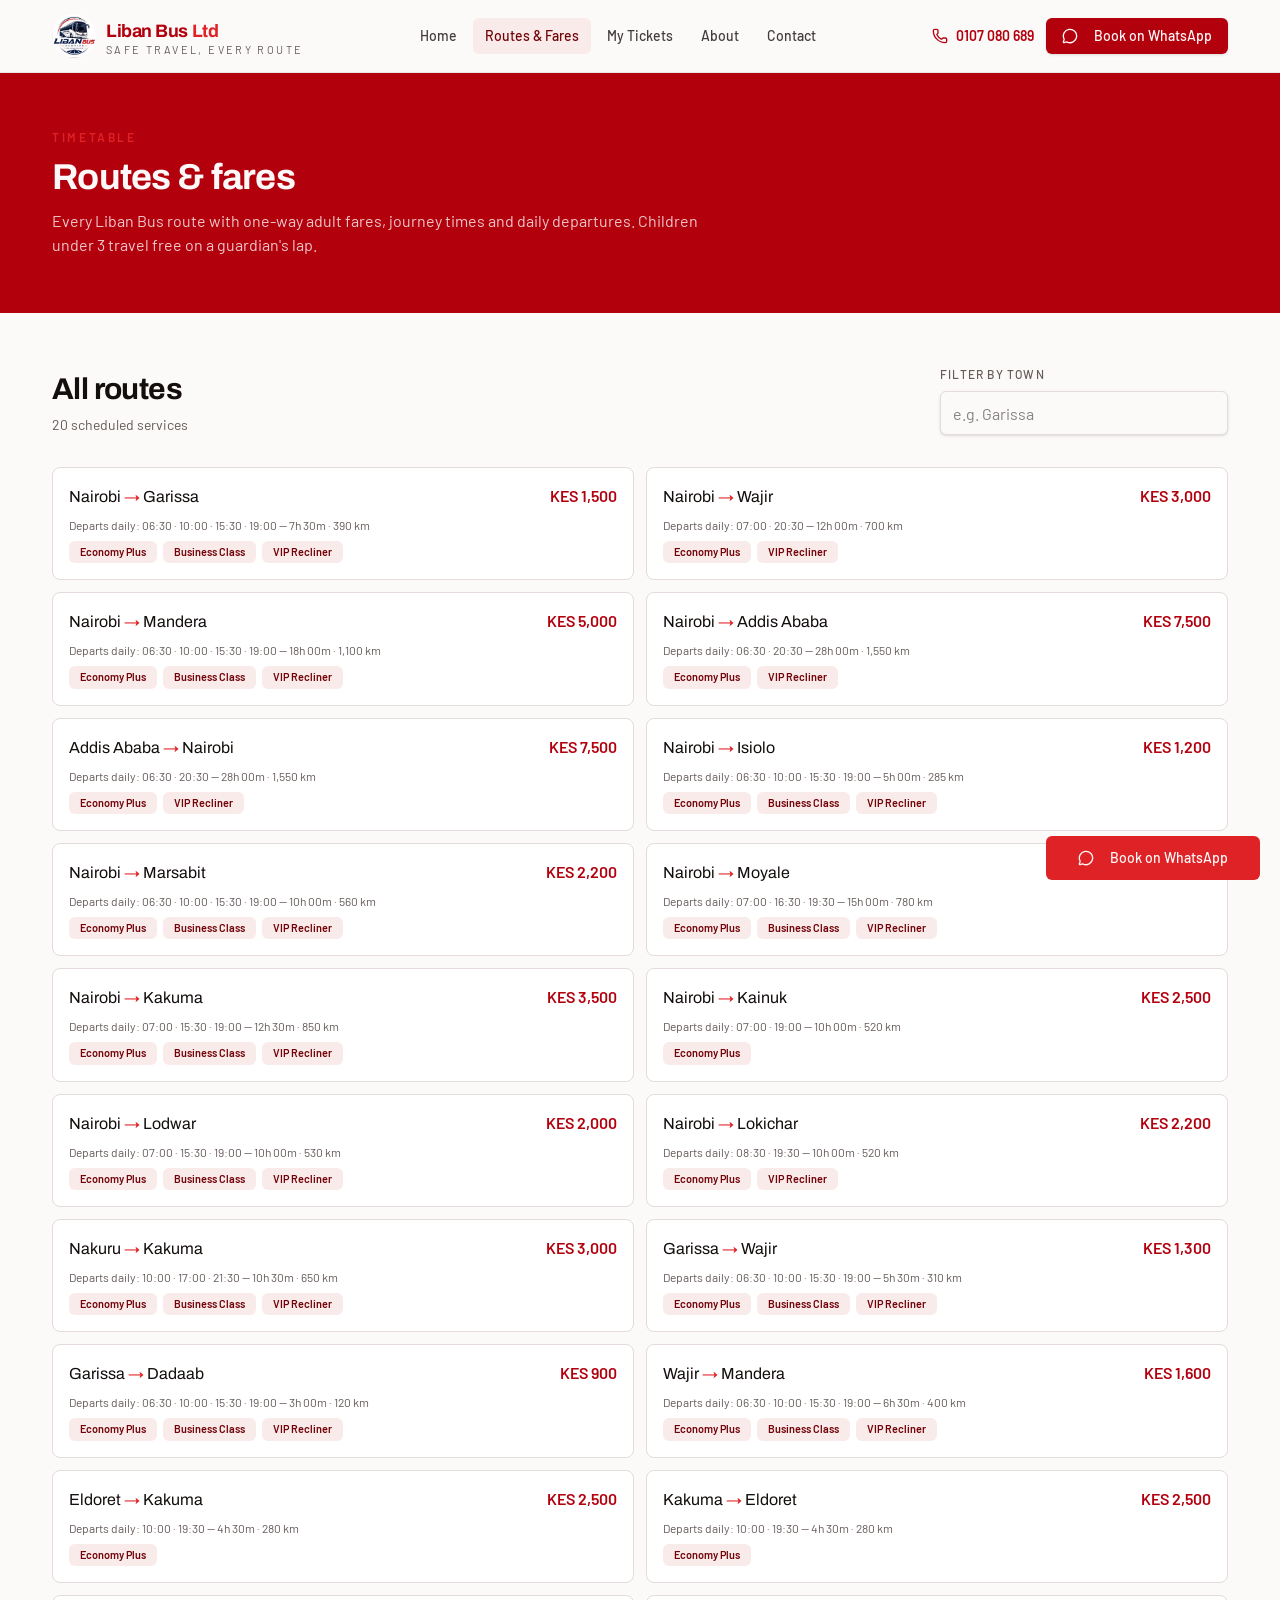
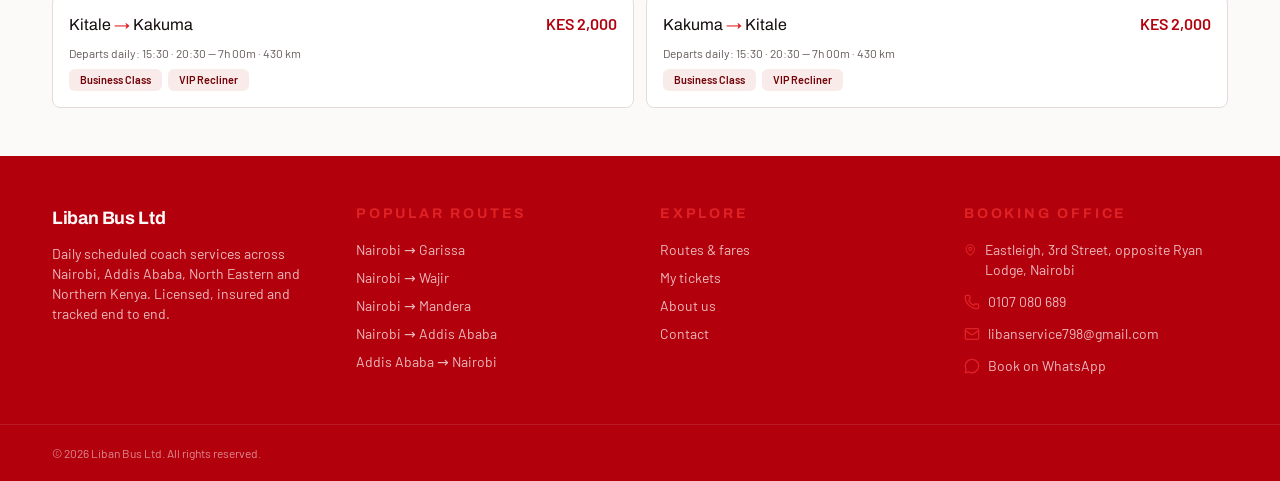
<file: routes.html>
<!DOCTYPE html>
<html lang="en">
<head>
<meta charset="utf-8">
<meta name="viewport" content="width=device-width, initial-scale=1">
<title>Routes &amp; Fares — Liban Bus Ltd</title>
<meta name="description" content="All Liban Bus Ltd routes with one-way fares, journey times and daily departure schedules across Kenya and Ethiopia.">
<meta name="author" content="Liban Bus Ltd">
<meta property="og:site_name" content="Liban Bus Ltd">
<meta property="og:type" content="website">
<meta property="og:title" content="Routes &amp; Fares — Liban Bus Ltd">
<meta property="og:description" content="All Liban Bus Ltd routes with one-way fares, journey times and daily departure schedules across Kenya and Ethiopia.">
<meta property="og:url" content="https://libanbusbooking.com/routes">
<meta property="og:image" content="https://libanbusbooking.com/images/hero-bus.jpg">
<meta name="twitter:card" content="summary_large_image">
<link rel="canonical" href="https://libanbusbooking.com/routes">
<link rel="icon" type="image/png" href="images/favicon.png">
<link rel="apple-touch-icon" href="images/apple-touch-icon.png">
<link rel="preconnect" href="https://fonts.googleapis.com">
<link rel="preconnect" href="https://fonts.gstatic.com" crossorigin>
<link rel="stylesheet" href="https://fonts.googleapis.com/css2?family=Archivo:wght@600;700;800&family=Barlow:wght@400;500;600;700&display=swap">
<link rel="stylesheet" href="css/styles.css">
<link rel="stylesheet" href="css/extra.css">
<script type="application/ld+json">{"@context":"https://schema.org","@graph":[{"@type":"Organization","@id":"https://libanbusbooking.com/#organization","name":"Liban Bus Ltd","url":"https://libanbusbooking.com/","logo":"https://libanbusbooking.com/images/logo-512.png","telephone":"+254107080689","email":"libanservice798@gmail.com","address":{"@type":"PostalAddress","streetAddress":"3rd Street, Eastleigh, opposite Ryan Lodge","addressLocality":"Nairobi","addressCountry":"KE"}}]}</script>

</head>
<body>
<div class="flex min-h-screen flex-col">
<header class="sticky top-0 z-40 border-b border-border/70 bg-background/95 backdrop-blur"><div class="container-page flex h-[72px] items-center justify-between gap-4"><a class="flex items-center gap-2.5" href="index.html"><img src="images/logo.jpg" alt="Liban Bus Ltd logo" width="44" height="44" class="h-11 w-11 rounded-full object-cover"><span class="leading-none"><span class="block font-display text-lg font-bold tracking-tight text-primary">Liban Bus <span class="text-accent">Ltd</span></span><span class="block text-[0.68rem] uppercase tracking-[0.22em] text-muted-foreground">Safe travel, every route</span></span></a><nav class="hidden items-center gap-1 lg:flex"><a class="rounded-md px-3 py-2 text-sm font-medium text-foreground/80 transition-colors hover:bg-secondary hover:text-secondary-foreground" href="index.html">Home</a><a class="rounded-md px-3 py-2 text-sm font-medium text-foreground/80 transition-colors hover:bg-secondary hover:text-secondary-foreground bg-secondary text-secondary-foreground" href="routes.html">Routes &amp; Fares</a><a class="rounded-md px-3 py-2 text-sm font-medium text-foreground/80 transition-colors hover:bg-secondary hover:text-secondary-foreground" href="bookings.html">My Tickets</a><a class="rounded-md px-3 py-2 text-sm font-medium text-foreground/80 transition-colors hover:bg-secondary hover:text-secondary-foreground" href="about.html">About</a><a class="rounded-md px-3 py-2 text-sm font-medium text-foreground/80 transition-colors hover:bg-secondary hover:text-secondary-foreground" href="contact.html">Contact</a></nav><div class="hidden items-center gap-3 lg:flex"><a href="tel:+254107080689" class="flex items-center gap-2 text-sm font-semibold text-primary hover:underline"><svg xmlns="http://www.w3.org/2000/svg" width="24" height="24" viewBox="0 0 24 24" fill="none" stroke="currentColor" stroke-width="2" stroke-linecap="round" stroke-linejoin="round" class="lucide h-4 w-4" aria-hidden="true"><path d="M13.832 16.568a1 1 0 0 0 1.213-.303l.355-.465A2 2 0 0 1 17 15h3a2 2 0 0 1 2 2v3a2 2 0 0 1-2 2A18 18 0 0 1 2 4a2 2 0 0 1 2-2h3a2 2 0 0 1 2 2v3a2 2 0 0 1-.8 1.6l-.468.351a1 1 0 0 0-.292 1.233 14 14 0 0 0 6.392 6.384"></path></svg>0107 080 689</a><a class="inline-flex items-center justify-center gap-2 whitespace-nowrap rounded-md text-sm font-medium cursor-pointer transition-colors focus-visible:outline-none focus-visible:ring-1 focus-visible:ring-ring [&_svg]:pointer-events-none [&_svg]:size-4 [&_svg]:shrink-0 bg-primary text-primary-foreground shadow hover:bg-primary/90 h-9 px-4 py-2" href="https://wa.me/254107080689?text=Hello%20Liban%20Bus%2C%20I%20would%20like%20to%20book%20a%20ticket." target="_blank" rel="noopener" data-wa><svg xmlns="http://www.w3.org/2000/svg" width="24" height="24" viewBox="0 0 24 24" fill="none" stroke="currentColor" stroke-width="2" stroke-linecap="round" stroke-linejoin="round" class="lucide mr-2 h-4 w-4" aria-hidden="true"><path d="M2.992 16.342a2 2 0 0 1 .094 1.167l-1.065 3.29a1 1 0 0 0 1.236 1.168l3.413-.998a2 2 0 0 1 1.099.092 10 10 0 1 0-4.777-4.719"></path></svg>Book on WhatsApp</a></div><button type="button" id="menu-toggle" aria-label="Open menu" aria-expanded="false" class="inline-flex h-10 w-10 items-center justify-center rounded-md border border-border lg:hidden"><svg xmlns="http://www.w3.org/2000/svg" width="24" height="24" viewBox="0 0 24 24" fill="none" stroke="currentColor" stroke-width="2" stroke-linecap="round" stroke-linejoin="round" class="lucide h-5 w-5" aria-hidden="true"><path d="M4 5h16"></path><path d="M4 12h16"></path><path d="M4 19h16"></path></svg></button></div><nav id="mobile-menu" class="hidden border-t border-border bg-background lg:hidden"><div class="container-page py-3"><a class="block rounded-md px-3 py-3 text-base font-medium hover:bg-secondary" href="index.html">Home</a><a class="block rounded-md px-3 py-3 text-base font-medium hover:bg-secondary" href="routes.html">Routes &amp; Fares</a><a class="block rounded-md px-3 py-3 text-base font-medium hover:bg-secondary" href="bookings.html">My Tickets</a><a class="block rounded-md px-3 py-3 text-base font-medium hover:bg-secondary" href="about.html">About</a><a class="block rounded-md px-3 py-3 text-base font-medium hover:bg-secondary" href="contact.html">Contact</a><a class="mt-2 block rounded-md bg-primary px-3 py-3 text-center text-base font-medium text-primary-foreground" href="https://wa.me/254107080689?text=Hello%20Liban%20Bus%2C%20I%20would%20like%20to%20book%20a%20ticket." target="_blank" rel="noopener">Book on WhatsApp</a></div></nav></header>
<main class="flex-1">
<section class="bg-primary text-primary-foreground"><div class="container-page py-14"><p class="text-xs font-semibold uppercase tracking-[0.22em] text-accent">Timetable</p><h1 class="mt-3 max-w-2xl text-4xl text-primary-foreground">Routes &amp; fares</h1><p class="mt-3 max-w-2xl text-base text-primary-foreground/80">Every Liban Bus route with one-way adult fares, journey times and daily departures. Children under 3 travel free on a guardian's lap.</p></div></section>
<section class="py-12" id="results-wrap"><div class="container-page">
<div id="results" class="hidden mb-10 rounded-xl border border-border bg-card p-5 shadow-card sm:p-6">
<p class="text-xs font-semibold uppercase tracking-[0.22em] text-accent">Search results</p>
<h2 class="mt-2 text-2xl" id="res-title"></h2>
<p class="mt-1 text-sm text-muted-foreground" id="res-sub"></p>
<div class="mt-5 grid gap-3 sm:grid-cols-2 lg:grid-cols-4" id="res-deps"></div>
<p class="mt-4 text-xs text-muted-foreground">Pick a departure to open WhatsApp with your trip details pre-filled. Our booking desk will confirm seats and send your e-ticket.</p>
<a href="routes.html" class="mt-3 inline-block text-sm font-medium text-primary hover:underline">Clear search</a>
</div>
<div id="res-none" class="hidden mb-10 rounded-xl border border-border bg-card p-5"><p class="text-sm">No direct service is listed for that pair of towns yet. Message us on WhatsApp and we will advise on connections.</p></div>
<div class="flex flex-wrap items-end justify-between gap-4"><div><h2 class="text-3xl">All routes</h2><p class="mt-2 text-sm text-muted-foreground" id="count">20 scheduled services</p></div>
<div class="w-full sm:w-72"><label class="font-medium text-xs uppercase tracking-widest text-muted-foreground" for="filter">Filter by town</label><input id="filter" type="search" placeholder="e.g. Garissa" class="flex w-full items-center rounded-md border border-input bg-background px-3 py-2 text-sm shadow-sm h-11 focus:outline-none focus:ring-1 focus:ring-ring mt-1.5"></div></div>
<div class="mt-8 grid gap-3 md:grid-cols-2" id="route-list"><a class="route-card flex flex-col gap-2 rounded-lg border border-border bg-card p-4 transition-colors hover:border-accent" data-from="Nairobi" data-to="Garissa" href="routes.html?from=Nairobi&amp;to=Garissa#results"><div class="flex items-baseline justify-between gap-3"><span class="font-display text-base">Nairobi <span class="text-accent">→</span> Garissa</span><span class="font-semibold text-primary">KES 1,500</span></div><p class="text-xs text-muted-foreground">Departs daily: 06:30 · 10:00 · 15:30 · 19:00 — 7h 30m · 390 km</p><div class="flex flex-wrap gap-1.5"><div class="inline-flex items-center rounded-md border px-2.5 py-0.5 font-semibold transition-colors border-transparent bg-secondary text-secondary-foreground text-[0.68rem]">Economy Plus</div><div class="inline-flex items-center rounded-md border px-2.5 py-0.5 font-semibold transition-colors border-transparent bg-secondary text-secondary-foreground text-[0.68rem]">Business Class</div><div class="inline-flex items-center rounded-md border px-2.5 py-0.5 font-semibold transition-colors border-transparent bg-secondary text-secondary-foreground text-[0.68rem]">VIP Recliner</div></div></a><a class="route-card flex flex-col gap-2 rounded-lg border border-border bg-card p-4 transition-colors hover:border-accent" data-from="Nairobi" data-to="Wajir" href="routes.html?from=Nairobi&amp;to=Wajir#results"><div class="flex items-baseline justify-between gap-3"><span class="font-display text-base">Nairobi <span class="text-accent">→</span> Wajir</span><span class="font-semibold text-primary">KES 3,000</span></div><p class="text-xs text-muted-foreground">Departs daily: 07:00 · 20:30 — 12h 00m · 700 km</p><div class="flex flex-wrap gap-1.5"><div class="inline-flex items-center rounded-md border px-2.5 py-0.5 font-semibold transition-colors border-transparent bg-secondary text-secondary-foreground text-[0.68rem]">Economy Plus</div><div class="inline-flex items-center rounded-md border px-2.5 py-0.5 font-semibold transition-colors border-transparent bg-secondary text-secondary-foreground text-[0.68rem]">VIP Recliner</div></div></a><a class="route-card flex flex-col gap-2 rounded-lg border border-border bg-card p-4 transition-colors hover:border-accent" data-from="Nairobi" data-to="Mandera" href="routes.html?from=Nairobi&amp;to=Mandera#results"><div class="flex items-baseline justify-between gap-3"><span class="font-display text-base">Nairobi <span class="text-accent">→</span> Mandera</span><span class="font-semibold text-primary">KES 5,000</span></div><p class="text-xs text-muted-foreground">Departs daily: 06:30 · 10:00 · 15:30 · 19:00 — 18h 00m · 1,100 km</p><div class="flex flex-wrap gap-1.5"><div class="inline-flex items-center rounded-md border px-2.5 py-0.5 font-semibold transition-colors border-transparent bg-secondary text-secondary-foreground text-[0.68rem]">Economy Plus</div><div class="inline-flex items-center rounded-md border px-2.5 py-0.5 font-semibold transition-colors border-transparent bg-secondary text-secondary-foreground text-[0.68rem]">Business Class</div><div class="inline-flex items-center rounded-md border px-2.5 py-0.5 font-semibold transition-colors border-transparent bg-secondary text-secondary-foreground text-[0.68rem]">VIP Recliner</div></div></a><a class="route-card flex flex-col gap-2 rounded-lg border border-border bg-card p-4 transition-colors hover:border-accent" data-from="Nairobi" data-to="Addis Ababa" href="routes.html?from=Nairobi&amp;to=Addis+Ababa#results"><div class="flex items-baseline justify-between gap-3"><span class="font-display text-base">Nairobi <span class="text-accent">→</span> Addis Ababa</span><span class="font-semibold text-primary">KES 7,500</span></div><p class="text-xs text-muted-foreground">Departs daily: 06:30 · 20:30 — 28h 00m · 1,550 km</p><div class="flex flex-wrap gap-1.5"><div class="inline-flex items-center rounded-md border px-2.5 py-0.5 font-semibold transition-colors border-transparent bg-secondary text-secondary-foreground text-[0.68rem]">Economy Plus</div><div class="inline-flex items-center rounded-md border px-2.5 py-0.5 font-semibold transition-colors border-transparent bg-secondary text-secondary-foreground text-[0.68rem]">VIP Recliner</div></div></a><a class="route-card flex flex-col gap-2 rounded-lg border border-border bg-card p-4 transition-colors hover:border-accent" data-from="Addis Ababa" data-to="Nairobi" href="routes.html?from=Addis+Ababa&amp;to=Nairobi#results"><div class="flex items-baseline justify-between gap-3"><span class="font-display text-base">Addis Ababa <span class="text-accent">→</span> Nairobi</span><span class="font-semibold text-primary">KES 7,500</span></div><p class="text-xs text-muted-foreground">Departs daily: 06:30 · 20:30 — 28h 00m · 1,550 km</p><div class="flex flex-wrap gap-1.5"><div class="inline-flex items-center rounded-md border px-2.5 py-0.5 font-semibold transition-colors border-transparent bg-secondary text-secondary-foreground text-[0.68rem]">Economy Plus</div><div class="inline-flex items-center rounded-md border px-2.5 py-0.5 font-semibold transition-colors border-transparent bg-secondary text-secondary-foreground text-[0.68rem]">VIP Recliner</div></div></a><a class="route-card flex flex-col gap-2 rounded-lg border border-border bg-card p-4 transition-colors hover:border-accent" data-from="Nairobi" data-to="Isiolo" href="routes.html?from=Nairobi&amp;to=Isiolo#results"><div class="flex items-baseline justify-between gap-3"><span class="font-display text-base">Nairobi <span class="text-accent">→</span> Isiolo</span><span class="font-semibold text-primary">KES 1,200</span></div><p class="text-xs text-muted-foreground">Departs daily: 06:30 · 10:00 · 15:30 · 19:00 — 5h 00m · 285 km</p><div class="flex flex-wrap gap-1.5"><div class="inline-flex items-center rounded-md border px-2.5 py-0.5 font-semibold transition-colors border-transparent bg-secondary text-secondary-foreground text-[0.68rem]">Economy Plus</div><div class="inline-flex items-center rounded-md border px-2.5 py-0.5 font-semibold transition-colors border-transparent bg-secondary text-secondary-foreground text-[0.68rem]">Business Class</div><div class="inline-flex items-center rounded-md border px-2.5 py-0.5 font-semibold transition-colors border-transparent bg-secondary text-secondary-foreground text-[0.68rem]">VIP Recliner</div></div></a><a class="route-card flex flex-col gap-2 rounded-lg border border-border bg-card p-4 transition-colors hover:border-accent" data-from="Nairobi" data-to="Marsabit" href="routes.html?from=Nairobi&amp;to=Marsabit#results"><div class="flex items-baseline justify-between gap-3"><span class="font-display text-base">Nairobi <span class="text-accent">→</span> Marsabit</span><span class="font-semibold text-primary">KES 2,200</span></div><p class="text-xs text-muted-foreground">Departs daily: 06:30 · 10:00 · 15:30 · 19:00 — 10h 00m · 560 km</p><div class="flex flex-wrap gap-1.5"><div class="inline-flex items-center rounded-md border px-2.5 py-0.5 font-semibold transition-colors border-transparent bg-secondary text-secondary-foreground text-[0.68rem]">Economy Plus</div><div class="inline-flex items-center rounded-md border px-2.5 py-0.5 font-semibold transition-colors border-transparent bg-secondary text-secondary-foreground text-[0.68rem]">Business Class</div><div class="inline-flex items-center rounded-md border px-2.5 py-0.5 font-semibold transition-colors border-transparent bg-secondary text-secondary-foreground text-[0.68rem]">VIP Recliner</div></div></a><a class="route-card flex flex-col gap-2 rounded-lg border border-border bg-card p-4 transition-colors hover:border-accent" data-from="Nairobi" data-to="Moyale" href="routes.html?from=Nairobi&amp;to=Moyale#results"><div class="flex items-baseline justify-between gap-3"><span class="font-display text-base">Nairobi <span class="text-accent">→</span> Moyale</span><span class="font-semibold text-primary">KES 2,500</span></div><p class="text-xs text-muted-foreground">Departs daily: 07:00 · 16:30 · 19:30 — 15h 00m · 780 km</p><div class="flex flex-wrap gap-1.5"><div class="inline-flex items-center rounded-md border px-2.5 py-0.5 font-semibold transition-colors border-transparent bg-secondary text-secondary-foreground text-[0.68rem]">Economy Plus</div><div class="inline-flex items-center rounded-md border px-2.5 py-0.5 font-semibold transition-colors border-transparent bg-secondary text-secondary-foreground text-[0.68rem]">Business Class</div><div class="inline-flex items-center rounded-md border px-2.5 py-0.5 font-semibold transition-colors border-transparent bg-secondary text-secondary-foreground text-[0.68rem]">VIP Recliner</div></div></a><a class="route-card flex flex-col gap-2 rounded-lg border border-border bg-card p-4 transition-colors hover:border-accent" data-from="Nairobi" data-to="Kakuma" href="routes.html?from=Nairobi&amp;to=Kakuma#results"><div class="flex items-baseline justify-between gap-3"><span class="font-display text-base">Nairobi <span class="text-accent">→</span> Kakuma</span><span class="font-semibold text-primary">KES 3,500</span></div><p class="text-xs text-muted-foreground">Departs daily: 07:00 · 15:30 · 19:00 — 12h 30m · 850 km</p><div class="flex flex-wrap gap-1.5"><div class="inline-flex items-center rounded-md border px-2.5 py-0.5 font-semibold transition-colors border-transparent bg-secondary text-secondary-foreground text-[0.68rem]">Economy Plus</div><div class="inline-flex items-center rounded-md border px-2.5 py-0.5 font-semibold transition-colors border-transparent bg-secondary text-secondary-foreground text-[0.68rem]">Business Class</div><div class="inline-flex items-center rounded-md border px-2.5 py-0.5 font-semibold transition-colors border-transparent bg-secondary text-secondary-foreground text-[0.68rem]">VIP Recliner</div></div></a><a class="route-card flex flex-col gap-2 rounded-lg border border-border bg-card p-4 transition-colors hover:border-accent" data-from="Nairobi" data-to="Kainuk" href="routes.html?from=Nairobi&amp;to=Kainuk#results"><div class="flex items-baseline justify-between gap-3"><span class="font-display text-base">Nairobi <span class="text-accent">→</span> Kainuk</span><span class="font-semibold text-primary">KES 2,500</span></div><p class="text-xs text-muted-foreground">Departs daily: 07:00 · 19:00 — 10h 00m · 520 km</p><div class="flex flex-wrap gap-1.5"><div class="inline-flex items-center rounded-md border px-2.5 py-0.5 font-semibold transition-colors border-transparent bg-secondary text-secondary-foreground text-[0.68rem]">Economy Plus</div></div></a><a class="route-card flex flex-col gap-2 rounded-lg border border-border bg-card p-4 transition-colors hover:border-accent" data-from="Nairobi" data-to="Lodwar" href="routes.html?from=Nairobi&amp;to=Lodwar#results"><div class="flex items-baseline justify-between gap-3"><span class="font-display text-base">Nairobi <span class="text-accent">→</span> Lodwar</span><span class="font-semibold text-primary">KES 2,000</span></div><p class="text-xs text-muted-foreground">Departs daily: 07:00 · 15:30 · 19:00 — 10h 00m · 530 km</p><div class="flex flex-wrap gap-1.5"><div class="inline-flex items-center rounded-md border px-2.5 py-0.5 font-semibold transition-colors border-transparent bg-secondary text-secondary-foreground text-[0.68rem]">Economy Plus</div><div class="inline-flex items-center rounded-md border px-2.5 py-0.5 font-semibold transition-colors border-transparent bg-secondary text-secondary-foreground text-[0.68rem]">Business Class</div><div class="inline-flex items-center rounded-md border px-2.5 py-0.5 font-semibold transition-colors border-transparent bg-secondary text-secondary-foreground text-[0.68rem]">VIP Recliner</div></div></a><a class="route-card flex flex-col gap-2 rounded-lg border border-border bg-card p-4 transition-colors hover:border-accent" data-from="Nairobi" data-to="Lokichar" href="routes.html?from=Nairobi&amp;to=Lokichar#results"><div class="flex items-baseline justify-between gap-3"><span class="font-display text-base">Nairobi <span class="text-accent">→</span> Lokichar</span><span class="font-semibold text-primary">KES 2,200</span></div><p class="text-xs text-muted-foreground">Departs daily: 08:30 · 19:30 — 10h 00m · 520 km</p><div class="flex flex-wrap gap-1.5"><div class="inline-flex items-center rounded-md border px-2.5 py-0.5 font-semibold transition-colors border-transparent bg-secondary text-secondary-foreground text-[0.68rem]">Economy Plus</div><div class="inline-flex items-center rounded-md border px-2.5 py-0.5 font-semibold transition-colors border-transparent bg-secondary text-secondary-foreground text-[0.68rem]">VIP Recliner</div></div></a><a class="route-card flex flex-col gap-2 rounded-lg border border-border bg-card p-4 transition-colors hover:border-accent" data-from="Nakuru" data-to="Kakuma" href="routes.html?from=Nakuru&amp;to=Kakuma#results"><div class="flex items-baseline justify-between gap-3"><span class="font-display text-base">Nakuru <span class="text-accent">→</span> Kakuma</span><span class="font-semibold text-primary">KES 3,000</span></div><p class="text-xs text-muted-foreground">Departs daily: 10:00 · 17:00 · 21:30 — 10h 30m · 650 km</p><div class="flex flex-wrap gap-1.5"><div class="inline-flex items-center rounded-md border px-2.5 py-0.5 font-semibold transition-colors border-transparent bg-secondary text-secondary-foreground text-[0.68rem]">Economy Plus</div><div class="inline-flex items-center rounded-md border px-2.5 py-0.5 font-semibold transition-colors border-transparent bg-secondary text-secondary-foreground text-[0.68rem]">Business Class</div><div class="inline-flex items-center rounded-md border px-2.5 py-0.5 font-semibold transition-colors border-transparent bg-secondary text-secondary-foreground text-[0.68rem]">VIP Recliner</div></div></a><a class="route-card flex flex-col gap-2 rounded-lg border border-border bg-card p-4 transition-colors hover:border-accent" data-from="Garissa" data-to="Wajir" href="routes.html?from=Garissa&amp;to=Wajir#results"><div class="flex items-baseline justify-between gap-3"><span class="font-display text-base">Garissa <span class="text-accent">→</span> Wajir</span><span class="font-semibold text-primary">KES 1,300</span></div><p class="text-xs text-muted-foreground">Departs daily: 06:30 · 10:00 · 15:30 · 19:00 — 5h 30m · 310 km</p><div class="flex flex-wrap gap-1.5"><div class="inline-flex items-center rounded-md border px-2.5 py-0.5 font-semibold transition-colors border-transparent bg-secondary text-secondary-foreground text-[0.68rem]">Economy Plus</div><div class="inline-flex items-center rounded-md border px-2.5 py-0.5 font-semibold transition-colors border-transparent bg-secondary text-secondary-foreground text-[0.68rem]">Business Class</div><div class="inline-flex items-center rounded-md border px-2.5 py-0.5 font-semibold transition-colors border-transparent bg-secondary text-secondary-foreground text-[0.68rem]">VIP Recliner</div></div></a><a class="route-card flex flex-col gap-2 rounded-lg border border-border bg-card p-4 transition-colors hover:border-accent" data-from="Garissa" data-to="Dadaab" href="routes.html?from=Garissa&amp;to=Dadaab#results"><div class="flex items-baseline justify-between gap-3"><span class="font-display text-base">Garissa <span class="text-accent">→</span> Dadaab</span><span class="font-semibold text-primary">KES 900</span></div><p class="text-xs text-muted-foreground">Departs daily: 06:30 · 10:00 · 15:30 · 19:00 — 3h 00m · 120 km</p><div class="flex flex-wrap gap-1.5"><div class="inline-flex items-center rounded-md border px-2.5 py-0.5 font-semibold transition-colors border-transparent bg-secondary text-secondary-foreground text-[0.68rem]">Economy Plus</div><div class="inline-flex items-center rounded-md border px-2.5 py-0.5 font-semibold transition-colors border-transparent bg-secondary text-secondary-foreground text-[0.68rem]">Business Class</div><div class="inline-flex items-center rounded-md border px-2.5 py-0.5 font-semibold transition-colors border-transparent bg-secondary text-secondary-foreground text-[0.68rem]">VIP Recliner</div></div></a><a class="route-card flex flex-col gap-2 rounded-lg border border-border bg-card p-4 transition-colors hover:border-accent" data-from="Wajir" data-to="Mandera" href="routes.html?from=Wajir&amp;to=Mandera#results"><div class="flex items-baseline justify-between gap-3"><span class="font-display text-base">Wajir <span class="text-accent">→</span> Mandera</span><span class="font-semibold text-primary">KES 1,600</span></div><p class="text-xs text-muted-foreground">Departs daily: 06:30 · 10:00 · 15:30 · 19:00 — 6h 30m · 400 km</p><div class="flex flex-wrap gap-1.5"><div class="inline-flex items-center rounded-md border px-2.5 py-0.5 font-semibold transition-colors border-transparent bg-secondary text-secondary-foreground text-[0.68rem]">Economy Plus</div><div class="inline-flex items-center rounded-md border px-2.5 py-0.5 font-semibold transition-colors border-transparent bg-secondary text-secondary-foreground text-[0.68rem]">Business Class</div><div class="inline-flex items-center rounded-md border px-2.5 py-0.5 font-semibold transition-colors border-transparent bg-secondary text-secondary-foreground text-[0.68rem]">VIP Recliner</div></div></a><a class="route-card flex flex-col gap-2 rounded-lg border border-border bg-card p-4 transition-colors hover:border-accent" data-from="Eldoret" data-to="Kakuma" href="routes.html?from=Eldoret&amp;to=Kakuma#results"><div class="flex items-baseline justify-between gap-3"><span class="font-display text-base">Eldoret <span class="text-accent">→</span> Kakuma</span><span class="font-semibold text-primary">KES 2,500</span></div><p class="text-xs text-muted-foreground">Departs daily: 10:00 · 19:30 — 4h 30m · 280 km</p><div class="flex flex-wrap gap-1.5"><div class="inline-flex items-center rounded-md border px-2.5 py-0.5 font-semibold transition-colors border-transparent bg-secondary text-secondary-foreground text-[0.68rem]">Economy Plus</div></div></a><a class="route-card flex flex-col gap-2 rounded-lg border border-border bg-card p-4 transition-colors hover:border-accent" data-from="Kakuma" data-to="Eldoret" href="routes.html?from=Kakuma&amp;to=Eldoret#results"><div class="flex items-baseline justify-between gap-3"><span class="font-display text-base">Kakuma <span class="text-accent">→</span> Eldoret</span><span class="font-semibold text-primary">KES 2,500</span></div><p class="text-xs text-muted-foreground">Departs daily: 10:00 · 19:30 — 4h 30m · 280 km</p><div class="flex flex-wrap gap-1.5"><div class="inline-flex items-center rounded-md border px-2.5 py-0.5 font-semibold transition-colors border-transparent bg-secondary text-secondary-foreground text-[0.68rem]">Economy Plus</div></div></a><a class="route-card flex flex-col gap-2 rounded-lg border border-border bg-card p-4 transition-colors hover:border-accent" data-from="Kitale" data-to="Kakuma" href="routes.html?from=Kitale&amp;to=Kakuma#results"><div class="flex items-baseline justify-between gap-3"><span class="font-display text-base">Kitale <span class="text-accent">→</span> Kakuma</span><span class="font-semibold text-primary">KES 2,000</span></div><p class="text-xs text-muted-foreground">Departs daily: 15:30 · 20:30 — 7h 00m · 430 km</p><div class="flex flex-wrap gap-1.5"><div class="inline-flex items-center rounded-md border px-2.5 py-0.5 font-semibold transition-colors border-transparent bg-secondary text-secondary-foreground text-[0.68rem]">Business Class</div><div class="inline-flex items-center rounded-md border px-2.5 py-0.5 font-semibold transition-colors border-transparent bg-secondary text-secondary-foreground text-[0.68rem]">VIP Recliner</div></div></a><a class="route-card flex flex-col gap-2 rounded-lg border border-border bg-card p-4 transition-colors hover:border-accent" data-from="Kakuma" data-to="Kitale" href="routes.html?from=Kakuma&amp;to=Kitale#results"><div class="flex items-baseline justify-between gap-3"><span class="font-display text-base">Kakuma <span class="text-accent">→</span> Kitale</span><span class="font-semibold text-primary">KES 2,000</span></div><p class="text-xs text-muted-foreground">Departs daily: 15:30 · 20:30 — 7h 00m · 430 km</p><div class="flex flex-wrap gap-1.5"><div class="inline-flex items-center rounded-md border px-2.5 py-0.5 font-semibold transition-colors border-transparent bg-secondary text-secondary-foreground text-[0.68rem]">Business Class</div><div class="inline-flex items-center rounded-md border px-2.5 py-0.5 font-semibold transition-colors border-transparent bg-secondary text-secondary-foreground text-[0.68rem]">VIP Recliner</div></div></a></div>
</div></section>
</main>
<footer class="bg-primary text-primary-foreground"><div class="container-page grid gap-10 py-12 md:grid-cols-2 lg:grid-cols-4"><div><h3 class="text-lg text-primary-foreground">Liban Bus Ltd</h3><p class="mt-3 text-sm text-primary-foreground/75">Daily scheduled coach services across Nairobi, Addis Ababa, North Eastern and Northern Kenya. Licensed, insured and tracked end to end.</p></div><div><h4 class="text-sm uppercase tracking-[0.2em] text-accent">Popular routes</h4><ul class="mt-4 space-y-2 text-sm text-primary-foreground/75"><li><a href="routes.html?from=Nairobi&amp;to=Garissa#results" class="hover:text-accent">Nairobi → Garissa</a></li><li><a href="routes.html?from=Nairobi&amp;to=Wajir#results" class="hover:text-accent">Nairobi → Wajir</a></li><li><a href="routes.html?from=Nairobi&amp;to=Mandera#results" class="hover:text-accent">Nairobi → Mandera</a></li><li><a href="routes.html?from=Nairobi&amp;to=Addis+Ababa#results" class="hover:text-accent">Nairobi → Addis Ababa</a></li><li><a href="routes.html?from=Addis+Ababa&amp;to=Nairobi#results" class="hover:text-accent">Addis Ababa → Nairobi</a></li></ul></div><div><h4 class="text-sm uppercase tracking-[0.2em] text-accent">Explore</h4><ul class="mt-4 space-y-2 text-sm text-primary-foreground/75"><li><a href="routes.html" class="hover:text-accent">Routes &amp; fares</a></li><li><a href="bookings.html" class="hover:text-accent">My tickets</a></li><li><a href="about.html" class="hover:text-accent">About us</a></li><li><a href="contact.html" class="hover:text-accent">Contact</a></li></ul></div><div><h4 class="text-sm uppercase tracking-[0.2em] text-accent">Booking office</h4><ul class="mt-4 space-y-3 text-sm text-primary-foreground/75"><li class="flex items-start gap-2"><svg xmlns="http://www.w3.org/2000/svg" width="24" height="24" viewBox="0 0 24 24" fill="none" stroke="currentColor" stroke-width="2" stroke-linecap="round" stroke-linejoin="round" class="lucide mt-0.5 h-4 w-4 text-accent" aria-hidden="true"><path d="M20 10c0 4.993-5.539 10.193-7.399 11.799a1 1 0 0 1-1.202 0C9.539 20.193 4 14.993 4 10a8 8 0 0 1 16 0"></path><circle cx="12" cy="10" r="3"></circle></svg> Eastleigh, 3rd Street, opposite Ryan Lodge, Nairobi</li><li class="flex items-center gap-2"><svg xmlns="http://www.w3.org/2000/svg" width="24" height="24" viewBox="0 0 24 24" fill="none" stroke="currentColor" stroke-width="2" stroke-linecap="round" stroke-linejoin="round" class="lucide h-4 w-4 text-accent" aria-hidden="true"><path d="M13.832 16.568a1 1 0 0 0 1.213-.303l.355-.465A2 2 0 0 1 17 15h3a2 2 0 0 1 2 2v3a2 2 0 0 1-2 2A18 18 0 0 1 2 4a2 2 0 0 1 2-2h3a2 2 0 0 1 2 2v3a2 2 0 0 1-.8 1.6l-.468.351a1 1 0 0 0-.292 1.233 14 14 0 0 0 6.392 6.384"></path></svg><a href="tel:+254107080689" class="hover:text-accent">0107 080 689</a></li><li class="flex items-center gap-2"><svg xmlns="http://www.w3.org/2000/svg" width="24" height="24" viewBox="0 0 24 24" fill="none" stroke="currentColor" stroke-width="2" stroke-linecap="round" stroke-linejoin="round" class="lucide h-4 w-4 text-accent" aria-hidden="true"><path d="m22 7-8.991 5.727a2 2 0 0 1-2.009 0L2 7"></path><rect x="2" y="4" width="20" height="16" rx="2"></rect></svg><a href="mailto:libanservice798@gmail.com" class="hover:text-accent">libanservice798@gmail.com</a></li><li class="flex items-center gap-2"><svg xmlns="http://www.w3.org/2000/svg" width="24" height="24" viewBox="0 0 24 24" fill="none" stroke="currentColor" stroke-width="2" stroke-linecap="round" stroke-linejoin="round" class="lucide h-4 w-4 text-accent" aria-hidden="true"><path d="M2.992 16.342a2 2 0 0 1 .094 1.167l-1.065 3.29a1 1 0 0 0 1.236 1.168l3.413-.998a2 2 0 0 1 1.099.092 10 10 0 1 0-4.777-4.719"></path></svg><a href="https://wa.me/254107080689?text=Hello%20Liban%20Bus%2C%20I%20would%20like%20to%20book%20a%20ticket." target="_blank" rel="noopener" class="hover:text-accent">Book on WhatsApp</a></li></ul></div></div><div class="border-t border-primary-foreground/10 py-5"><p class="container-page text-xs text-primary-foreground/55">© <span id="year">2026</span> Liban Bus Ltd. All rights reserved.</p></div></footer>
</div>
<a href="https://wa.me/254107080689?text=Hello%20Liban%20Bus%2C%20I%20would%20like%20to%20book%20a%20ticket." target="_blank" rel="noopener" class="inline-flex items-center justify-center gap-2 whitespace-nowrap text-sm font-medium cursor-pointer transition-colors focus-visible:outline-none focus-visible:ring-1 focus-visible:ring-ring [&_svg]:pointer-events-none [&_svg]:size-4 [&_svg]:shrink-0 bg-accent text-accent-foreground shadow hover:bg-accent/90 h-10 rounded-md px-8 fixed bottom-5 right-5 z-50 rounded-full shadow-lift h-11" aria-label="Book on WhatsApp"><svg xmlns="http://www.w3.org/2000/svg" width="24" height="24" viewBox="0 0 24 24" fill="none" stroke="currentColor" stroke-width="2" stroke-linecap="round" stroke-linejoin="round" class="lucide mr-2 h-4 w-4" aria-hidden="true"><path d="M2.992 16.342a2 2 0 0 1 .094 1.167l-1.065 3.29a1 1 0 0 0 1.236 1.168l3.413-.998a2 2 0 0 1 1.099.092 10 10 0 1 0-4.777-4.719"></path></svg>Book on WhatsApp</a>
<script src="js/data.js"></script><script src="js/main.js"></script>
</body>
</html>
</file>
<file: css/extra.css>
/* Small additions on top of the compiled stylesheet (css/styles.css) */
select, input[type="date"], input[type="search"], input[type="text"], input[type="tel"], textarea { font: inherit; color: inherit; }
select { appearance: auto; }
#mobile-menu.open { display: block; }
.dep-btn { display:flex; flex-direction:column; align-items:center; gap:2px; border:1px solid var(--border, #e5e7eb); border-radius:.5rem; padding:.75rem; text-align:center; transition:border-color .15s, background .15s; background: var(--card, #fff); }
.dep-btn:hover { border-color: var(--accent, #d97706); }
.dep-time { font-family: Archivo, system-ui, sans-serif; font-weight:700; font-size:1.25rem; }
.dep-cta { font-size:.75rem; opacity:.75; }
.route-card.hidden-by-filter { display:none; }
.mb-10 { margin-bottom: 2.5rem; }
.inline-block { display: inline-block; }
@media (min-width: 640px) { .sm\:p-6 { padding: 1.5rem; } .sm\:w-72 { width: 18rem; } }
</file>
